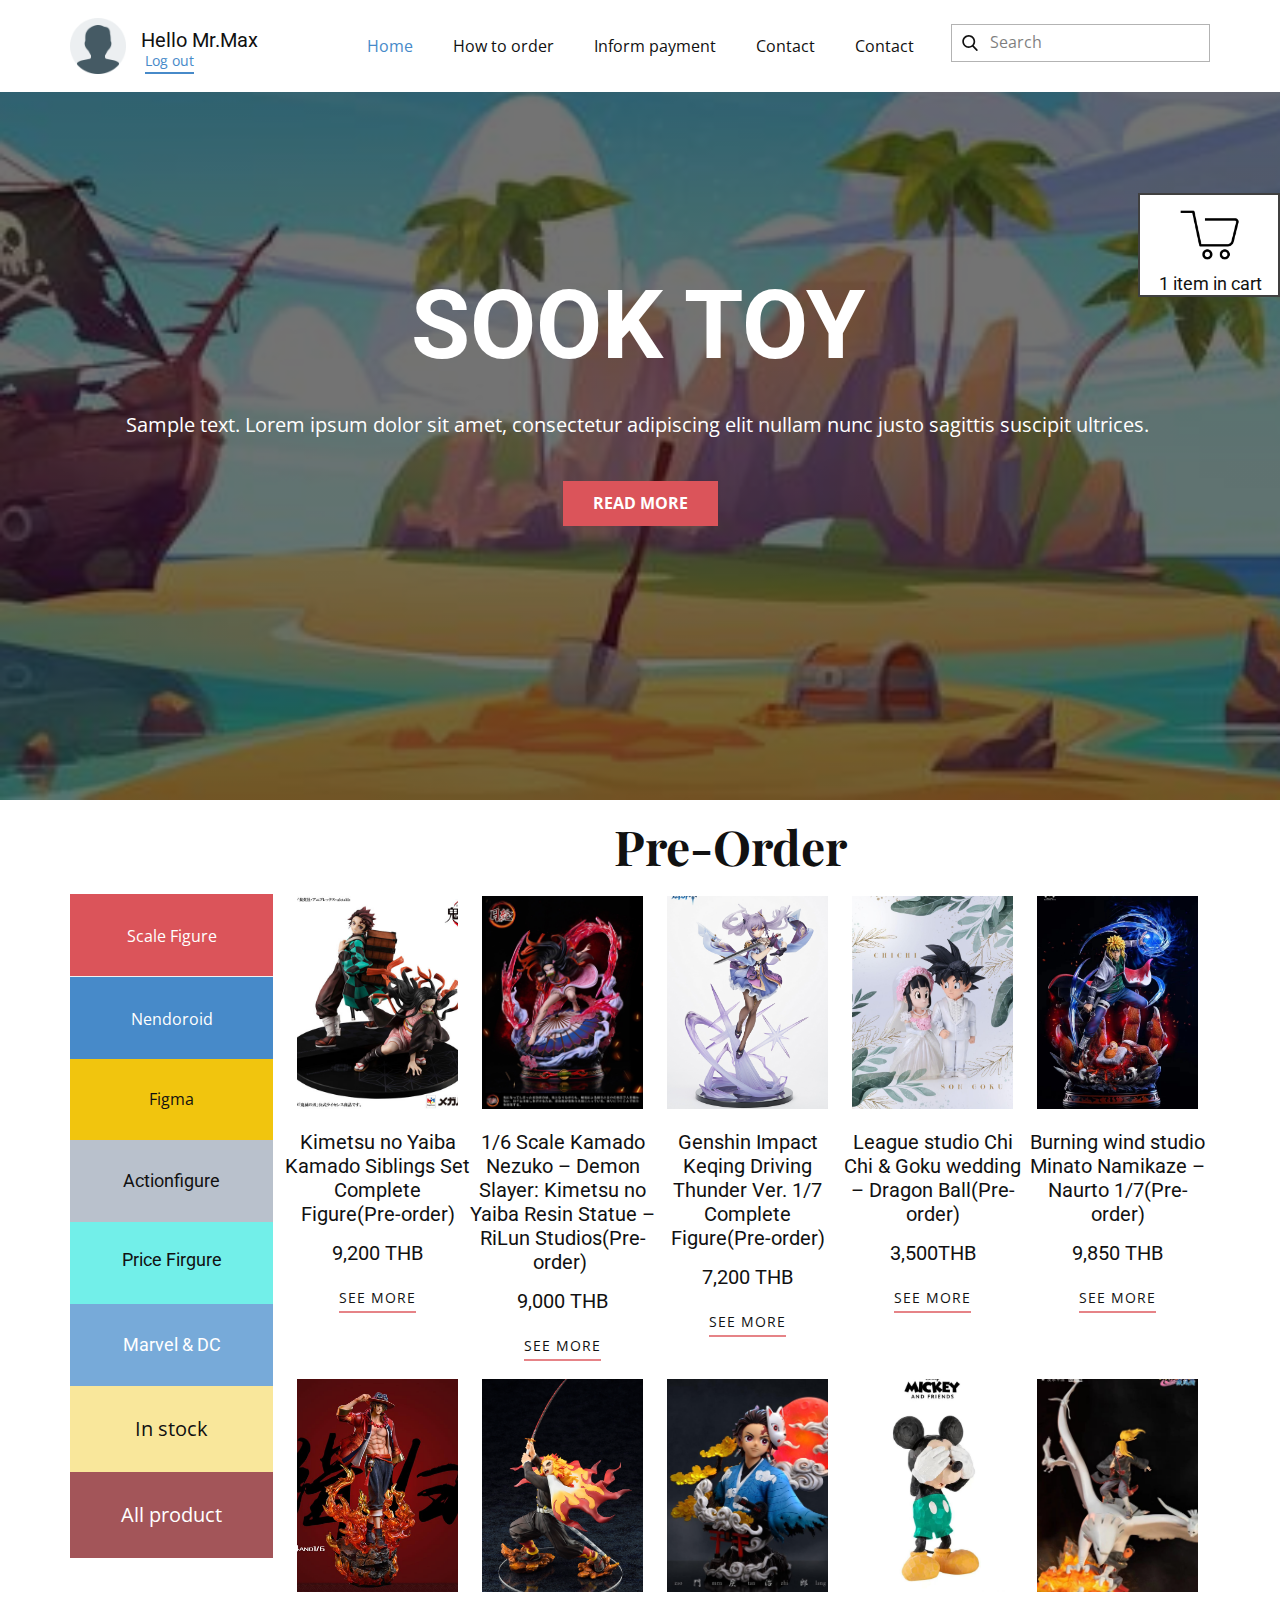
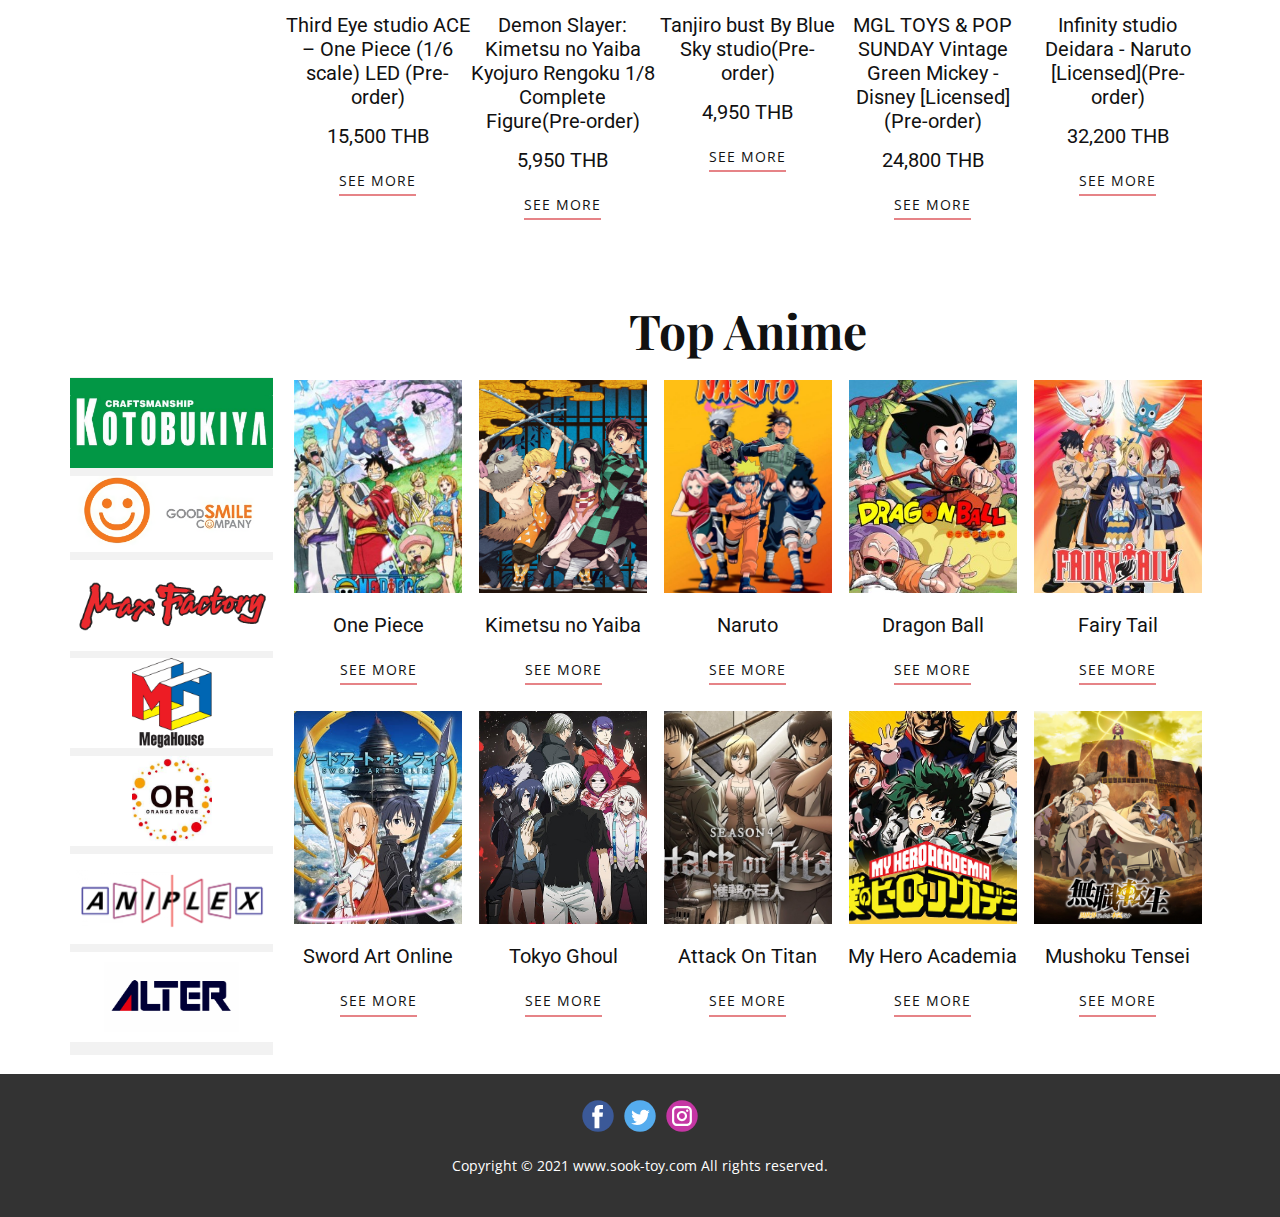
<file: index.html>
<!DOCTYPE html>
<html style="font-size: 16px;">
  <head>
    <meta name="viewport" content="width=device-width, initial-scale=1.0">
    <meta charset="utf-8">
    <meta name="keywords" content="SOOK TOY, Kamado Nazuko">
    <meta name="description" content="">
    <meta name="page_type" content="np-template-header-footer-from-plugin">
    <title>Home</title>
    <link rel="stylesheet" href="nicepage.css" media="screen">
<link rel="stylesheet" href="Home.css" media="screen">
    <script class="u-script" type="text/javascript" src="jquery.js" defer=""></script>
    <script class="u-script" type="text/javascript" src="nicepage.js" defer=""></script>
    <meta name="generator" content="Nicepage 3.28.0, nicepage.com">
    <link id="u-theme-google-font" rel="stylesheet" href="https://fonts.googleapis.com/css?family=Roboto:100,100i,300,300i,400,400i,500,500i,700,700i,900,900i|Open+Sans:300,300i,400,400i,600,600i,700,700i,800,800i">
    <link id="u-page-google-font" rel="stylesheet" href="https://fonts.googleapis.com/css?family=Playfair+Display:400,400i,500,500i,600,600i,700,700i,800,800i,900,900i">
    
    
    
    
    <script type="application/ld+json">{
		"@context": "http://schema.org",
		"@type": "Organization",
		"name": "DES322",
		"logo": "images/user1.png",
		"sameAs": [
				"https://facebook.com/name",
				"https://twitter.com/name",
				"https://instagram.com/name"
		]
}</script>
    <meta name="theme-color" content="#478ac9">
    <meta name="twitter:site" content="@">
    <meta name="twitter:card" content="summary_large_image">
    <meta name="twitter:title" content="Home">
    <meta name="twitter:description" content="DES322">
    <meta property="og:title" content="Home">
    <meta property="og:description" content="">
    <meta property="og:type" content="website">
  </head>
  <body data-home-page="Home.html" data-home-page-title="Home" class="u-body u-overlap"><header class=" u-clearfix u-header u-section-row-container" id="sec-2fc6"><div class="u-section-rows" style="">
        <div class="u-align-left u-clearfix u-section-row u-white u-section-row-1" data-animation-name="" data-animation-duration="0" data-animation-delay="0" data-animation-direction="" id="sec-a9de">
          
          
          
          
          
          <style class="u-sticky-style" data-style-id="b555">.u-sticky-fixed.u-sticky-b555:before, .u-body.u-sticky-fixed .u-sticky-b555:before {
borders: top right bottom left !important
}</style>
          <div class="u-clearfix u-sheet u-valign-middle u-sheet-1">
            <nav class="u-menu u-menu-dropdown u-offcanvas u-menu-1">
              <div class="menu-collapse" style="font-size: 1rem; letter-spacing: 0px;">
                <a class="u-button-style u-custom-active-color u-custom-color u-custom-left-right-menu-spacing u-custom-padding-bottom u-custom-text-color u-custom-top-bottom-menu-spacing u-nav-link u-text-active-palette-1-base u-text-hover-palette-2-base" href="#">
                  <svg><use xmlns:xlink="http://www.w3.org/1999/xlink" xlink:href="#menu-hamburger"></use></svg>
                  <svg version="1.1" xmlns="http://www.w3.org/2000/svg" xmlns:xlink="http://www.w3.org/1999/xlink"><defs><symbol id="menu-hamburger" viewBox="0 0 16 16" style="width: 16px; height: 16px;"><rect y="1" width="16" height="2"></rect><rect y="7" width="16" height="2"></rect><rect y="13" width="16" height="2"></rect>
</symbol>
</defs></svg>
                </a>
              </div>
              <div class="u-custom-menu u-nav-container">
                <ul class="u-nav u-unstyled u-nav-1"><li class="u-nav-item"><a class="u-button-style u-nav-link u-text-active-palette-1-base u-text-body-color u-text-hover-palette-2-base" href="Home.html" style="padding: 10px 20px;">Home</a>
</li><li class="u-nav-item"><a class="u-button-style u-nav-link u-text-active-palette-1-base u-text-body-color u-text-hover-palette-2-base" style="padding: 10px 20px;">How to order</a>
</li><li class="u-nav-item"><a class="u-button-style u-nav-link u-text-active-palette-1-base u-text-body-color u-text-hover-palette-2-base" style="padding: 10px 20px;">Inform payment</a>
</li><li class="u-nav-item"><a class="u-button-style u-nav-link u-text-active-palette-1-base u-text-body-color u-text-hover-palette-2-base" href="Contact.html" style="padding: 10px 20px;">Contact</a>
</li><li class="u-nav-item"><a class="u-button-style u-nav-link u-text-active-palette-1-base u-text-body-color u-text-hover-palette-2-base" style="padding: 10px 20px;">Contact</a>
</li></ul>
              </div>
              <div class="u-custom-menu u-nav-container-collapse">
                <div class="u-black u-container-style u-inner-container-layout u-opacity u-opacity-95 u-sidenav">
                  <div class="u-inner-container-layout u-sidenav-overflow">
                    <div class="u-menu-close"></div>
                    <ul class="u-align-center u-nav u-popupmenu-items u-unstyled u-nav-2"><li class="u-nav-item"><a class="u-button-style u-nav-link" href="Home.html" style="padding: 10px 20px;">Home</a>
</li><li class="u-nav-item"><a class="u-button-style u-nav-link" style="padding: 10px 20px;">How to order</a>
</li><li class="u-nav-item"><a class="u-button-style u-nav-link" style="padding: 10px 20px;">Inform payment</a>
</li><li class="u-nav-item"><a class="u-button-style u-nav-link" href="Contact.html" style="padding: 10px 20px;">Contact</a>
</li><li class="u-nav-item"><a class="u-button-style u-nav-link" style="padding: 10px 20px;">Contact</a>
</li></ul>
                  </div>
                </div>
                <div class="u-black u-menu-overlay u-opacity u-opacity-70"></div>
              </div>
            </nav>
            <form action="#" method="get" class="u-border-1 u-border-grey-30 u-search u-search-left u-white u-search-1">
              <button class="u-search-button" type="submit">
                <span class="u-search-icon u-spacing-10">
                  <svg class="u-svg-link" preserveAspectRatio="xMidYMin slice" viewBox="0 0 56.966 56.966"><use xmlns:xlink="http://www.w3.org/1999/xlink" xlink:href="#svg-dff7"></use></svg>
                  <svg xmlns="http://www.w3.org/2000/svg" xmlns:xlink="http://www.w3.org/1999/xlink" version="1.1" id="svg-dff7" x="0px" y="0px" viewBox="0 0 56.966 56.966" style="enable-background:new 0 0 56.966 56.966;" xml:space="preserve" class="u-svg-content"><path d="M55.146,51.887L41.588,37.786c3.486-4.144,5.396-9.358,5.396-14.786c0-12.682-10.318-23-23-23s-23,10.318-23,23  s10.318,23,23,23c4.761,0,9.298-1.436,13.177-4.162l13.661,14.208c0.571,0.593,1.339,0.92,2.162,0.92  c0.779,0,1.518-0.297,2.079-0.837C56.255,54.982,56.293,53.08,55.146,51.887z M23.984,6c9.374,0,17,7.626,17,17s-7.626,17-17,17  s-17-7.626-17-17S14.61,6,23.984,6z"></path></svg>
                </span>
              </button>
              <input class="u-search-input" type="search" name="search" value="" placeholder="Search">
            </form>
            <a href="https://nicepage.com/html-website-builder" class="u-image u-logo u-image-1" data-image-width="512" data-image-height="512">
              <img src="images/user1.png" class="u-logo-image u-logo-image-1">
            </a>
            <h5 class="u-text u-text-default u-text-1">Hello Mr.Max</h5>
            <a href="https://nicepage.com/css-templates" class="u-active-none u-border-2 u-border-active-palette-2-dark-1 u-border-hover-palette-2-base u-border-palette-1-base u-btn u-button-style u-hover-none u-none u-text-hover-palette-2-base u-text-palette-1-base u-btn-1">Log out</a>
          </div>
        </div>
        <div class="u-section-row u-sticky u-sticky-2984 u-section-row-2" id="sec-efd5">
          
          
          
          
          
          <div class="u-border-2 u-border-grey-75 u-container-style u-group u-shape-rectangle u-white u-group-1" data-href="Cart.html" data-page-id="288608629">
            <div class="u-container-layout">
              <img class="u-align-center u-image u-image-default u-preserve-proportions u-image-2" src="images/shopping-cart.png" alt="" data-image-width="512" data-image-height="512">
              <h6 class="u-text u-text-2">&nbsp; &nbsp;1 item in cart</h6>
            </div>
          </div>
        </div>
      </div></header>
    <section class="u-align-center u-clearfix u-image u-shading u-section-1" src="" data-image-width="626" data-image-height="250" id="sec-6cb6">
      <h1 class="u-text u-text-default u-title u-text-1">SOOK TOY</h1>
      <p class="u-large-text u-text u-text-default u-text-variant u-text-2">Sample text. Lorem ipsum dolor sit amet, consectetur adipiscing elit nullam nunc justo sagittis suscipit ultrices.</p>
      <a href="#" class="u-btn u-button-style u-palette-2-base u-btn-1">Read More</a>
    </section>
    <section class="u-clearfix u-section-2" id="sec-69e3">
      <div class="u-clearfix u-sheet u-sheet-1">
        <h1 class="u-align-center u-custom-font u-font-playfair-display u-text u-text-1">Pre-Order</h1>
        <div class="u-layout-grid u-list u-list-1">
          <div class="u-repeater u-repeater-1">
            <div class="u-container-style u-list-item u-repeater-item u-shape-rectangle u-list-item-1">
              <div class="u-container-layout u-similar-container u-container-layout-1">
                <img alt="" class="u-align-center u-image u-image-default u-image-1" data-image-width="600" data-image-height="600" src="images/a1.jpg">
                <h5 class="u-align-center u-text u-text-2"> Kimetsu no Yaiba Kamado Siblings Set Complete Figure(Pre-order)</h5>
                <h5 class="u-align-center u-text u-text-default u-text-3">9,200 THB</h5>
                <a href="" class="u-active-none u-align-center u-border-2 u-border-hover-palette-2-base u-border-palette-2-light-1 u-btn u-button-style u-hover-none u-none u-text-body-color u-btn-1">see more</a>
              </div>
            </div>
            <div class="u-container-style u-list-item u-repeater-item u-shape-rectangle u-list-item-2">
              <div class="u-container-layout u-similar-container u-container-layout-2">
                <img alt="" class="u-align-center u-image u-image-default u-image-2" data-image-width="1363" data-image-height="1800" src="images/nezuko.jpg">
                <h5 class="u-align-center u-text u-text-4"> 1/6 Scale Kamado Nezuko – Demon Slayer: Kimetsu no Yaiba Resin Statue – RiLun Studios(Pre-order)&nbsp;</h5>
                <h5 class="u-align-center u-text u-text-default u-text-5">9,000 THB</h5>
                <a href="" class="u-active-none u-align-center u-border-2 u-border-hover-palette-2-base u-border-palette-2-light-1 u-btn u-button-style u-hover-none u-none u-text-body-color u-btn-2">see more</a>
              </div>
            </div>
            <div class="u-container-style u-list-item u-repeater-item u-shape-rectangle u-list-item-3">
              <div class="u-container-layout u-similar-container u-container-layout-3">
                <img alt="" class="u-align-center u-image u-image-default u-image-3" data-image-width="1334" data-image-height="2000" src="images/a3.jpg">
                <h5 class="u-align-center u-text u-text-6"> Genshin Impact Keqing Driving Thunder Ver. 1/7 Complete Figure(Pre-order)</h5>
                <h5 class="u-align-center u-text u-text-default u-text-7">7,200 THB</h5>
                <a href="" class="u-active-none u-align-center u-border-2 u-border-hover-palette-2-base u-border-palette-2-light-1 u-btn u-button-style u-hover-none u-none u-text-body-color u-btn-3">see more</a>
              </div>
            </div>
            <div class="u-container-style u-list-item u-repeater-item u-shape-rectangle u-list-item-4">
              <div class="u-container-layout u-similar-container u-container-layout-4">
                <img alt="" class="u-align-center u-image u-image-default u-image-4" data-image-width="1080" data-image-height="1425" src="images/a4.jpg">
                <h5 class="u-align-center u-text u-text-8"> League studio Chi Chi &amp; Goku wedding – Dragon Ball(Pre-order)</h5>
                <h5 class="u-align-center u-text u-text-default u-text-9">3,500THB</h5>
                <a href="" class="u-active-none u-align-center u-border-2 u-border-hover-palette-2-base u-border-palette-2-light-1 u-btn u-button-style u-hover-none u-none u-text-body-color u-btn-4">see more</a>
              </div>
            </div>
            <div class="u-container-style u-list-item u-repeater-item u-shape-rectangle u-list-item-5">
              <div class="u-container-layout u-similar-container u-container-layout-5">
                <img alt="" class="u-align-center u-image u-image-default u-image-5" data-image-width="1080" data-image-height="1622" src="images/a5.jpg">
                <h5 class="u-align-center u-text u-text-10"> Burning wind studio Minato Namikaze – Naurto 1/7(Pre-order)</h5>
                <h5 class="u-align-center u-text u-text-default u-text-11">9,850 THB</h5>
                <a href="" class="u-active-none u-align-center u-border-2 u-border-hover-palette-2-base u-border-palette-2-light-1 u-btn u-button-style u-hover-none u-none u-text-body-color u-btn-5">see more</a>
              </div>
            </div>
            <div class="u-container-style u-list-item u-repeater-item u-shape-rectangle u-list-item-6">
              <div class="u-container-layout u-similar-container u-container-layout-6">
                <img alt="" class="u-align-center u-image u-image-default u-image-6" data-image-width="1440" data-image-height="824" src="images/a6.jpg">
                <h5 class="u-align-center u-text u-text-12"> Third Eye studio ACE – One Piece (1/6 scale) LED&nbsp;(Pre-order)</h5>
                <h5 class="u-align-center u-text u-text-default u-text-13">15,500 THB</h5>
                <a href="" class="u-active-none u-align-center u-border-2 u-border-hover-palette-2-base u-border-palette-2-light-1 u-btn u-button-style u-hover-none u-none u-text-body-color u-btn-6">see more</a>
              </div>
            </div>
            <div class="u-container-style u-list-item u-repeater-item u-shape-rectangle u-list-item-7">
              <div class="u-container-layout u-similar-container u-container-layout-7">
                <img alt="" class="u-align-center u-image u-image-default u-image-7" data-image-width="1000" data-image-height="1500" src="images/1.jpg">
                <h5 class="u-align-center u-text u-text-14"> Demon Slayer: Kimetsu no Yaiba Kyojuro Rengoku 1/8 Complete Figure(Pre-order)</h5>
                <h5 class="u-align-center u-text u-text-default u-text-15">5,950 THB</h5>
                <a href="Product-detail.html" data-page-id="2065302494" class="u-active-none u-align-center u-border-2 u-border-hover-palette-2-base u-border-palette-2-light-1 u-btn u-button-style u-hover-none u-none u-text-body-color u-btn-7">see more</a>
              </div>
            </div>
            <div class="u-container-style u-list-item u-repeater-item u-shape-rectangle u-list-item-8">
              <div class="u-container-layout u-similar-container u-container-layout-8">
                <img alt="" class="u-align-center u-image u-image-default u-image-8" data-image-width="1440" data-image-height="958" src="images/a8.jpg">
                <h5 class="u-align-center u-text u-text-16"> Tanjiro bust By Blue Sky studio(Pre-order)</h5>
                <h5 class="u-align-center u-text u-text-default u-text-17">4,950 THB</h5>
                <a href="" class="u-active-none u-align-center u-border-2 u-border-hover-palette-2-base u-border-palette-2-light-1 u-btn u-button-style u-hover-none u-none u-text-body-color u-btn-8">see more</a>
              </div>
            </div>
            <div class="u-container-style u-list-item u-repeater-item u-shape-rectangle u-list-item-9">
              <div class="u-container-layout u-similar-container u-container-layout-9">
                <img alt="" class="u-align-center u-image u-image-default u-image-9" data-image-width="960" data-image-height="1440" src="images/a9.jpg">
                <h5 class="u-align-center u-text u-text-18"> MGL TOYS &amp; POP SUNDAY Vintage Green Mickey - Disney [Licensed](Pre-order)</h5>
                <h5 class="u-align-center u-text u-text-default u-text-19">24,800 THB</h5>
                <a href="" class="u-active-none u-align-center u-border-2 u-border-hover-palette-2-base u-border-palette-2-light-1 u-btn u-button-style u-hover-none u-none u-text-body-color u-btn-9">see more</a>
              </div>
            </div>
            <div class="u-container-style u-list-item u-repeater-item u-shape-rectangle u-list-item-10">
              <div class="u-container-layout u-similar-container u-container-layout-10">
                <img alt="" class="u-align-center u-image u-image-default u-image-10" data-image-width="684" data-image-height="1024" src="images/10.jpg">
                <h5 class="u-align-center u-text u-text-20"> Infinity studio Deidara - Naruto [Licensed](Pre-order)</h5>
                <h5 class="u-align-center u-text u-text-default u-text-21">32,200 THB</h5>
                <a href="" class="u-active-none u-align-center u-border-2 u-border-hover-palette-2-base u-border-palette-2-light-1 u-btn u-button-style u-hover-none u-none u-text-body-color u-btn-10">see more</a>
              </div>
            </div>
          </div>
        </div>
        <div class="u-container-style u-grey-5 u-group u-group-1">
          <div class="u-container-layout u-valign-top u-container-layout-11">
            <div class="u-container-style u-expanded-width u-group u-palette-2-base u-group-2">
              <div class="u-container-layout">
                <p class="u-align-center u-text u-text-22">Scale Figure</p>
              </div>
            </div>
            <div class="u-container-style u-expanded-width u-group u-palette-1-base u-group-3">
              <div class="u-container-layout u-valign-top">
                <p class="u-align-center u-text u-text-23">Nendoroid</p>
              </div>
            </div>
            <div class="u-container-style u-expanded-width u-group u-palette-3-base u-group-4">
              <div class="u-container-layout u-valign-middle">
                <p class="u-align-center u-text u-text-24">Figma</p>
              </div>
            </div>
            <div class="u-container-style u-expanded-width u-group u-palette-5-base u-group-5">
              <div class="u-container-layout u-valign-top">
                <h6 class="u-align-center u-text u-text-25">Actionfigure</h6>
              </div>
            </div>
            <div class="u-container-style u-expanded-width u-group u-palette-4-light-1 u-group-6">
              <div class="u-container-layout">
                <h6 class="u-align-center u-text u-text-26">Price Firgure</h6>
              </div>
            </div>
            <div class="u-container-style u-expanded-width u-group u-palette-1-light-1 u-group-7">
              <div class="u-container-layout u-valign-middle">
                <h6 class="u-align-center u-text u-text-27">Marvel &amp; DC</h6>
              </div>
            </div>
            <div class="u-container-style u-expanded-width u-group u-palette-3-light-2 u-group-8">
              <div class="u-container-layout">
                <p class="u-align-center u-large-text u-text u-text-variant u-text-28">In stock</p>
              </div>
            </div>
            <div class="u-container-style u-expanded-width u-group u-palette-2-dark-1 u-group-9">
              <div class="u-container-layout">
                <p class="u-align-center u-large-text u-text u-text-variant u-text-29">All product<br>
                </p>
              </div>
            </div>
          </div>
        </div>
      </div>
    </section>
    <section class="u-clearfix u-section-3" id="carousel_d0e1">
      <div class="u-clearfix u-sheet u-sheet-1">
        <h1 class="u-align-center u-custom-font u-font-playfair-display u-text u-text-1">Top Anime</h1>
        <div class="u-layout-grid u-list u-list-1">
          <div class="u-repeater u-repeater-1">
            <div class="u-container-style u-list-item u-repeater-item u-shape-rectangle u-list-item-1">
              <div class="u-container-layout u-similar-container u-container-layout-1">
                <img alt="" class="u-align-center u-image u-image-default u-image-1" data-image-width="234" data-image-height="336" src="images/t1.jpg">
                <h5 class="u-align-center u-text u-text-2">One Piece</h5>
                <a href="" class="u-active-none u-align-center u-border-2 u-border-hover-palette-2-base u-border-palette-2-light-1 u-btn u-button-style u-hover-none u-none u-text-body-color u-btn-1">see more</a>
              </div>
            </div>
            <div class="u-container-style u-list-item u-repeater-item u-shape-rectangle u-list-item-2">
              <div class="u-container-layout u-similar-container u-container-layout-2">
                <img alt="" class="u-align-center u-image u-image-default u-image-2" data-image-width="980" data-image-height="1010" src="images/t2.jpg">
                <h5 class="u-align-center u-text u-text-3"> Kimetsu no Yaiba</h5>
                <a href="" class="u-active-none u-align-center u-border-2 u-border-hover-palette-2-base u-border-palette-2-light-1 u-btn u-button-style u-hover-none u-none u-text-body-color u-btn-2">see more</a>
              </div>
            </div>
            <div class="u-container-style u-list-item u-repeater-item u-shape-rectangle u-list-item-3">
              <div class="u-container-layout u-similar-container u-container-layout-3">
                <img alt="" class="u-align-center u-image u-image-default u-image-3" data-image-width="680" data-image-height="1000" src="images/t3.jpg">
                <h5 class="u-align-center u-text u-text-4">Naruto</h5>
                <a href="" class="u-active-none u-align-center u-border-2 u-border-hover-palette-2-base u-border-palette-2-light-1 u-btn u-button-style u-hover-none u-none u-text-body-color u-btn-3">see more</a>
              </div>
            </div>
            <div class="u-container-style u-list-item u-repeater-item u-shape-rectangle u-list-item-4">
              <div class="u-container-layout u-similar-container u-container-layout-4">
                <img alt="" class="u-align-center u-image u-image-default u-image-4" data-image-width="234" data-image-height="336" src="images/t4.jpg">
                <h5 class="u-align-center u-text u-text-5">Dragon Ball</h5>
                <a href="" class="u-active-none u-align-center u-border-2 u-border-hover-palette-2-base u-border-palette-2-light-1 u-btn u-button-style u-hover-none u-none u-text-body-color u-btn-4">see more</a>
              </div>
            </div>
            <div class="u-container-style u-list-item u-repeater-item u-shape-rectangle u-list-item-5">
              <div class="u-container-layout u-similar-container u-container-layout-5">
                <img alt="" class="u-align-center u-image u-image-default u-image-5" data-image-width="234" data-image-height="336" src="images/t5.jpg">
                <h5 class="u-align-center u-text u-text-6">Fairy Tail</h5>
                <a href="" class="u-active-none u-align-center u-border-2 u-border-hover-palette-2-base u-border-palette-2-light-1 u-btn u-button-style u-hover-none u-none u-text-body-color u-btn-5">see more</a>
              </div>
            </div>
            <div class="u-container-style u-list-item u-repeater-item u-shape-rectangle u-list-item-6">
              <div class="u-container-layout u-similar-container u-container-layout-6">
                <img alt="" class="u-align-center u-image u-image-default u-image-6" data-image-width="321" data-image-height="450" src="images/t6.jpg">
                <h5 class="u-align-center u-text u-text-7">Sword Art Online</h5>
                <a href="" class="u-active-none u-align-center u-border-2 u-border-hover-palette-2-base u-border-palette-2-light-1 u-btn u-button-style u-hover-none u-none u-text-body-color u-btn-6">see more</a>
              </div>
            </div>
            <div class="u-container-style u-list-item u-repeater-item u-shape-rectangle u-list-item-7">
              <div class="u-container-layout u-similar-container u-container-layout-7">
                <img alt="" class="u-align-center u-image u-image-default u-image-7" data-image-width="533" data-image-height="799" src="images/t7.jpg">
                <h5 class="u-align-center u-text u-text-8">Tokyo Ghoul<br>
                </h5>
                <a href="" class="u-active-none u-align-center u-border-2 u-border-hover-palette-2-base u-border-palette-2-light-1 u-btn u-button-style u-hover-none u-none u-text-body-color u-btn-7">see more</a>
              </div>
            </div>
            <div class="u-container-style u-list-item u-repeater-item u-shape-rectangle u-list-item-8">
              <div class="u-container-layout u-similar-container u-container-layout-8">
                <img alt="" class="u-align-center u-image u-image-default u-image-8" data-image-width="750" data-image-height="562" src="images/t8.jpg">
                <h5 class="u-align-center u-text u-text-9">Attack On Titan</h5>
                <a href="" class="u-active-none u-align-center u-border-2 u-border-hover-palette-2-base u-border-palette-2-light-1 u-btn u-button-style u-hover-none u-none u-text-body-color u-btn-8">see more</a>
              </div>
            </div>
            <div class="u-container-style u-list-item u-repeater-item u-shape-rectangle u-list-item-9">
              <div class="u-container-layout u-similar-container u-container-layout-9">
                <img alt="" class="u-align-center u-image u-image-default u-image-9" data-image-width="848" data-image-height="477" src="images/t9.jpg">
                <h5 class="u-align-center u-text u-text-10">My Hero Academia</h5>
                <a href="" class="u-active-none u-align-center u-border-2 u-border-hover-palette-2-base u-border-palette-2-light-1 u-btn u-button-style u-hover-none u-none u-text-body-color u-btn-9">see more</a>
              </div>
            </div>
            <div class="u-container-style u-list-item u-repeater-item u-shape-rectangle u-list-item-10">
              <div class="u-container-layout u-similar-container u-container-layout-10">
                <img alt="" class="u-align-center u-image u-image-default u-image-10" data-image-width="424" data-image-height="600" src="images/t10.jpg">
                <h5 class="u-align-center u-text u-text-11"> Mushoku Tensei</h5>
                <a href="" class="u-active-none u-align-center u-border-2 u-border-hover-palette-2-base u-border-palette-2-light-1 u-btn u-button-style u-hover-none u-none u-text-body-color u-btn-10">see more</a>
              </div>
            </div>
          </div>
        </div>
        <div class="u-container-style u-grey-5 u-group u-group-1">
          <div class="u-container-layout u-container-layout-11">
            <div class="u-align-left u-container-style u-custom-color-1 u-expanded-width u-group u-shape-rectangle u-group-2">
              <div class="u-container-layout u-container-layout-12">
                <div class="u-align-left u-container-style u-expanded-width u-group u-image u-image-11" data-image-width="750" data-image-height="228">
                  <div class="u-container-layout u-container-layout-13"></div>
                </div>
              </div>
            </div>
            <img class="u-expanded-width u-image u-image-default u-image-12" src="images/Good-Smile-Company.png" alt="" data-image-width="736" data-image-height="285">
            <div class="u-align-left u-container-style u-expanded-width u-group u-shape-rectangle u-white u-group-4">
              <div class="u-container-layout u-valign-middle u-container-layout-14">
                <img class="u-expanded-width u-image u-image-default u-image-13" src="images/max-factory.png" alt="" data-image-width="280" data-image-height="108">
              </div>
            </div>
            <div class="u-container-style u-expanded-width u-group u-shape-rectangle u-white u-group-5">
              <div class="u-container-layout u-container-layout-15">
                <img class="u-align-center u-image u-image-default u-preserve-proportions u-image-14" src="images/Megahouse-logo.png" alt="" data-image-width="220" data-image-height="246">
              </div>
            </div>
            <div class="u-container-style u-expanded-width u-group u-shape-rectangle u-white u-group-6">
              <div class="u-container-layout u-container-layout-16">
                <img class="u-align-center u-image u-image-default u-preserve-proportions u-image-15" src="images/Orange-Rouge-logo.jpg" alt="" data-image-width="256" data-image-height="256">
              </div>
            </div>
            <div class="u-container-style u-expanded-width u-group u-shape-rectangle u-white u-group-7">
              <div class="u-container-layout u-valign-middle u-container-layout-17">
                <img class="u-image u-image-default u-image-16" src="images/Aniplex-768x233.png" alt="" data-image-width="768" data-image-height="233">
              </div>
            </div>
            <div class="u-align-left u-container-style u-expanded-width u-group u-shape-rectangle u-white u-group-8">
              <div class="u-container-layout u-container-layout-18">
                <img class="u-align-center u-image u-image-default u-image-17" src="images/Alter-logo.png" alt="" data-image-width="765" data-image-height="402">
              </div>
            </div>
          </div>
        </div>
      </div>
      
      
      
      
      
      
      
      
      
      
      
      
      
      
      
      
      
    </section>
    
    
    <footer class="u-align-center u-clearfix u-footer u-grey-80 u-footer" id="sec-4aa4"><div class="u-clearfix u-sheet u-sheet-1">
        <div class="u-social-icons u-spacing-10 u-social-icons-1">
          <a class="u-social-url" title="facebook" target="_blank" href="https://facebook.com/name"><span class="u-icon u-social-facebook u-social-icon u-icon-1"><svg class="u-svg-link" preserveAspectRatio="xMidYMin slice" viewBox="0 0 112 112" style=""><use xmlns:xlink="http://www.w3.org/1999/xlink" xlink:href="#svg-ac34"></use></svg><svg class="u-svg-content" viewBox="0 0 112 112" x="0" y="0" id="svg-ac34"><circle fill="currentColor" cx="56.1" cy="56.1" r="55"></circle><path fill="#FFFFFF" d="M73.5,31.6h-9.1c-1.4,0-3.6,0.8-3.6,3.9v8.5h12.6L72,58.3H60.8v40.8H43.9V58.3h-8V43.9h8v-9.2
c0-6.7,3.1-17,17-17h12.5v13.9H73.5z"></path></svg></span>
          </a>
          <a class="u-social-url" title="twitter" target="_blank" href="https://twitter.com/name"><span class="u-icon u-social-icon u-social-twitter u-icon-2"><svg class="u-svg-link" preserveAspectRatio="xMidYMin slice" viewBox="0 0 112 112" style=""><use xmlns:xlink="http://www.w3.org/1999/xlink" xlink:href="#svg-f9d4"></use></svg><svg class="u-svg-content" viewBox="0 0 112 112" x="0" y="0" id="svg-f9d4"><circle fill="currentColor" class="st0" cx="56.1" cy="56.1" r="55"></circle><path fill="#FFFFFF" d="M83.8,47.3c0,0.6,0,1.2,0,1.7c0,17.7-13.5,38.2-38.2,38.2C38,87.2,31,85,25,81.2c1,0.1,2.1,0.2,3.2,0.2
c6.3,0,12.1-2.1,16.7-5.7c-5.9-0.1-10.8-4-12.5-9.3c0.8,0.2,1.7,0.2,2.5,0.2c1.2,0,2.4-0.2,3.5-0.5c-6.1-1.2-10.8-6.7-10.8-13.1
c0-0.1,0-0.1,0-0.2c1.8,1,3.9,1.6,6.1,1.7c-3.6-2.4-6-6.5-6-11.2c0-2.5,0.7-4.8,1.8-6.7c6.6,8.1,16.5,13.5,27.6,14
c-0.2-1-0.3-2-0.3-3.1c0-7.4,6-13.4,13.4-13.4c3.9,0,7.3,1.6,9.8,4.2c3.1-0.6,5.9-1.7,8.5-3.3c-1,3.1-3.1,5.8-5.9,7.4
c2.7-0.3,5.3-1,7.7-2.1C88.7,43,86.4,45.4,83.8,47.3z"></path></svg></span>
          </a>
          <a class="u-social-url" title="instagram" target="_blank" href="https://instagram.com/name"><span class="u-icon u-social-icon u-social-instagram u-icon-3"><svg class="u-svg-link" preserveAspectRatio="xMidYMin slice" viewBox="0 0 112 112" style=""><use xmlns:xlink="http://www.w3.org/1999/xlink" xlink:href="#svg-a0a3"></use></svg><svg class="u-svg-content" viewBox="0 0 112 112" x="0" y="0" id="svg-a0a3"><circle fill="currentColor" cx="56.1" cy="56.1" r="55"></circle><path fill="#FFFFFF" d="M55.9,38.2c-9.9,0-17.9,8-17.9,17.9C38,66,46,74,55.9,74c9.9,0,17.9-8,17.9-17.9C73.8,46.2,65.8,38.2,55.9,38.2
z M55.9,66.4c-5.7,0-10.3-4.6-10.3-10.3c-0.1-5.7,4.6-10.3,10.3-10.3c5.7,0,10.3,4.6,10.3,10.3C66.2,61.8,61.6,66.4,55.9,66.4z"></path><path fill="#FFFFFF" d="M74.3,33.5c-2.3,0-4.2,1.9-4.2,4.2s1.9,4.2,4.2,4.2s4.2-1.9,4.2-4.2S76.6,33.5,74.3,33.5z"></path><path fill="#FFFFFF" d="M73.1,21.3H38.6c-9.7,0-17.5,7.9-17.5,17.5v34.5c0,9.7,7.9,17.6,17.5,17.6h34.5c9.7,0,17.5-7.9,17.5-17.5V38.8
C90.6,29.1,82.7,21.3,73.1,21.3z M83,73.3c0,5.5-4.5,9.9-9.9,9.9H38.6c-5.5,0-9.9-4.5-9.9-9.9V38.8c0-5.5,4.5-9.9,9.9-9.9h34.5
c5.5,0,9.9,4.5,9.9,9.9V73.3z"></path></svg></span>
          </a>
        </div>
        <p class="u-align-center u-small-text u-text u-text-variant u-text-1"> Copyright © 2021&nbsp;<a href="https://www.ame-shop.com/" class="u-active-none u-border-none u-btn u-button-link u-button-style u-hover-none u-none u-text-white u-btn-1">www.sook-toy.com</a>&nbsp;All rights reserved.<br>
          <br>
        </p>
      </div></footer>
    <!-- <section class="u-backlink u-clearfix u-grey-80">
      <a class="u-link" href="https://nicepage.com/website-templates" target="_blank">
        <span>Website Templates</span>
      </a>
      <p class="u-text">
        <span>created with</span>
      </p>
      <a class="u-link" href="" target="_blank">
        <span>Website Builder Software</span>
      </a>. 
    </section> -->
  </body>
</html>
</file>
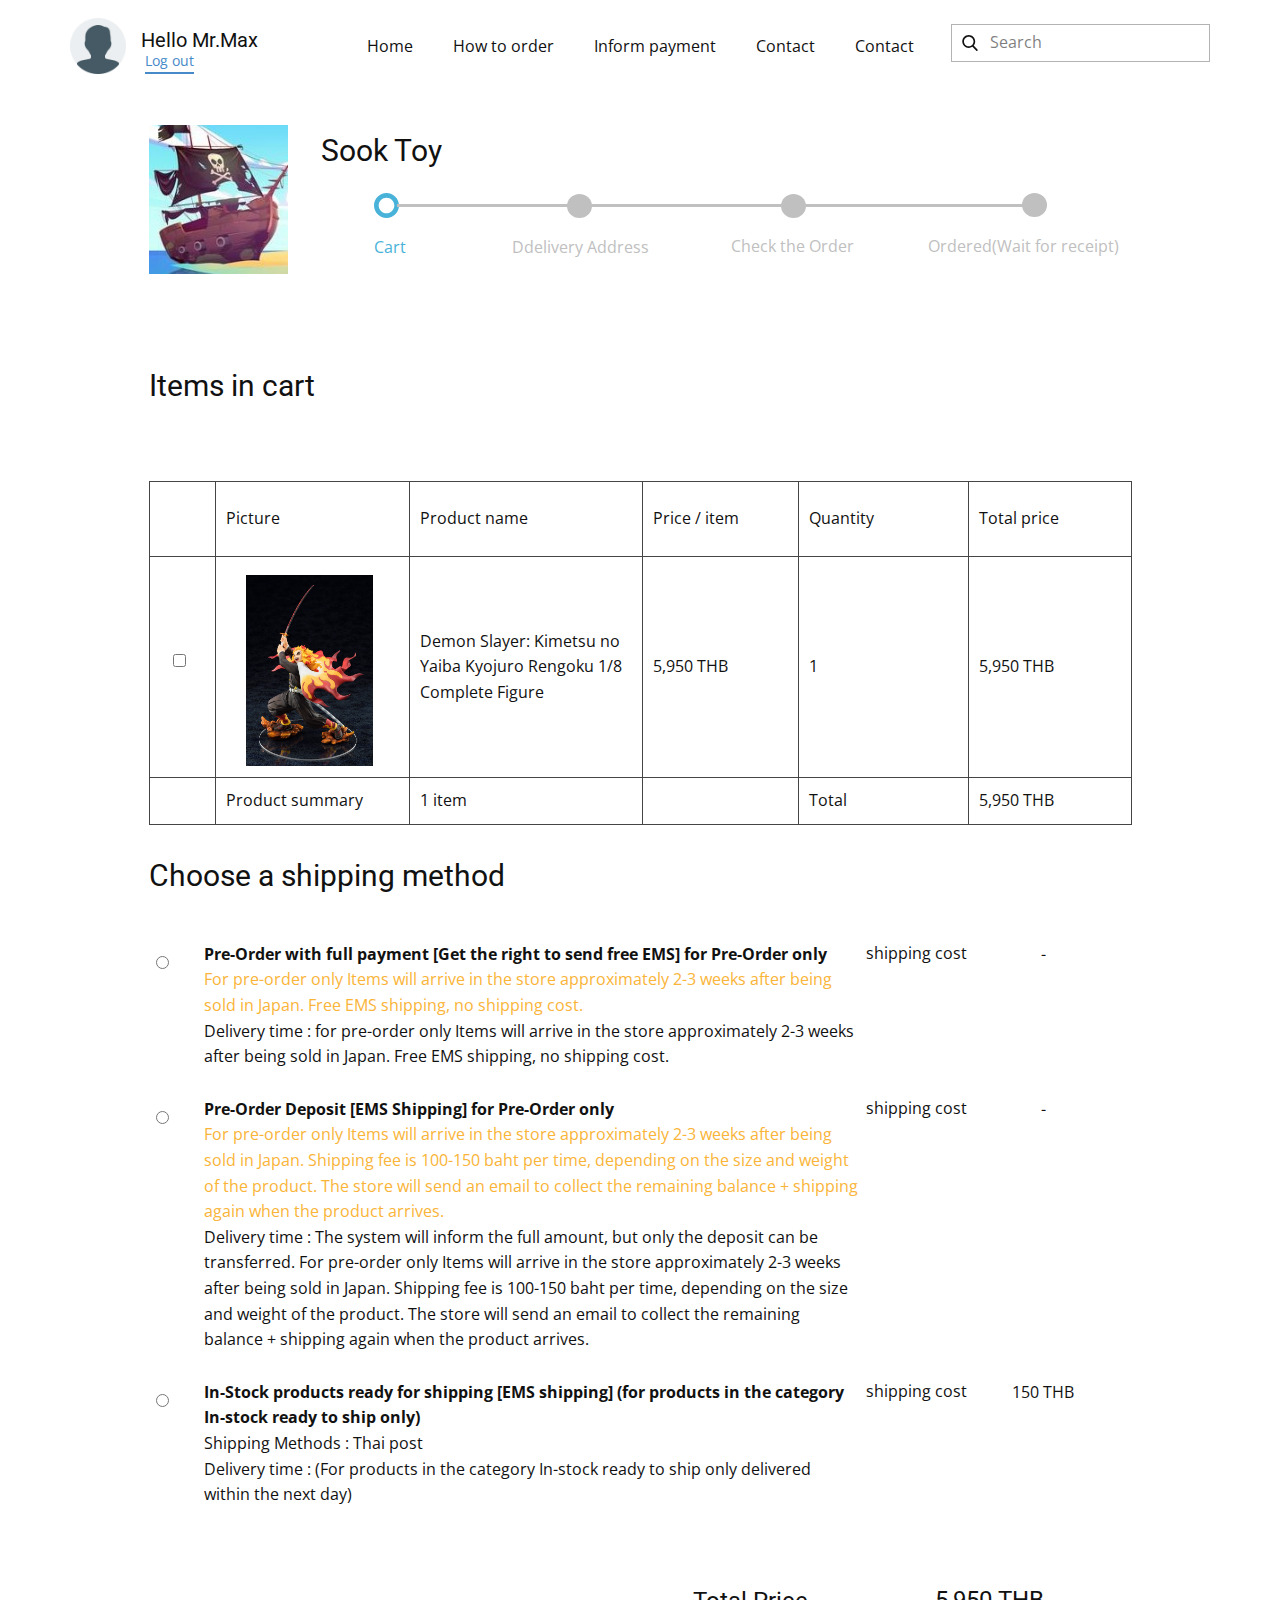
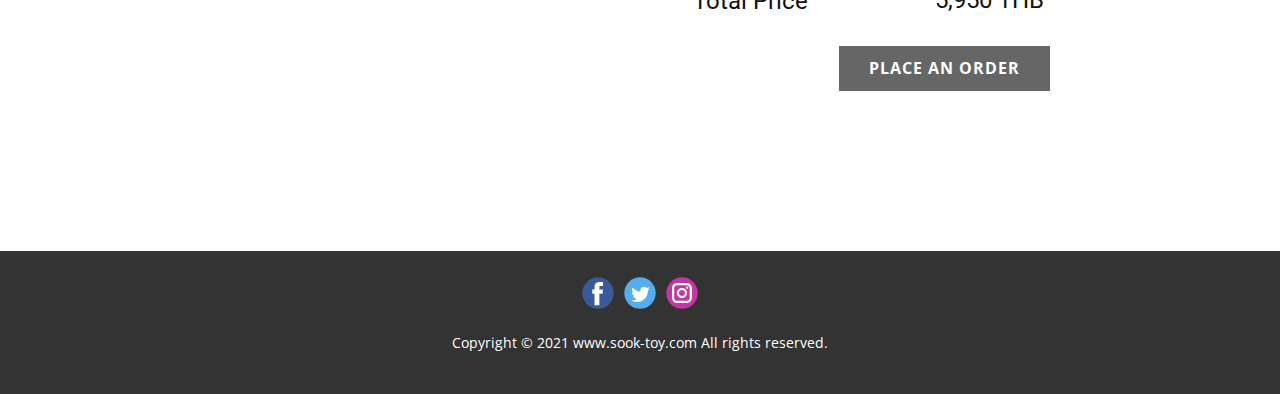
<file: Cart.html>
<!DOCTYPE html>
<html style="font-size: 16px;">
  <head>
    <meta name="viewport" content="width=device-width, initial-scale=1.0">
    <meta charset="utf-8">
    <meta name="keywords" content="">
    <meta name="description" content="">
    <meta name="page_type" content="np-template-header-footer-from-plugin">
    <title>Cart</title>
    <link rel="stylesheet" href="nicepage.css" media="screen">
<link rel="stylesheet" href="Cart.css" media="screen">
    <script class="u-script" type="text/javascript" src="jquery.js" defer=""></script>
    <script class="u-script" type="text/javascript" src="nicepage.js" defer=""></script>
    <meta name="generator" content="Nicepage 3.28.0, nicepage.com">
    <link id="u-theme-google-font" rel="stylesheet" href="https://fonts.googleapis.com/css?family=Roboto:100,100i,300,300i,400,400i,500,500i,700,700i,900,900i|Open+Sans:300,300i,400,400i,600,600i,700,700i,800,800i">
    
    
    <script type="application/ld+json">{
		"@context": "http://schema.org",
		"@type": "Organization",
		"name": "DES322",
		"logo": "images/user1.png",
		"sameAs": [
				"https://facebook.com/name",
				"https://twitter.com/name",
				"https://instagram.com/name"
		]
}</script>
    <meta name="theme-color" content="#478ac9">
    <meta name="twitter:site" content="@">
    <meta name="twitter:card" content="summary_large_image">
    <meta name="twitter:title" content="Cart">
    <meta name="twitter:description" content="DES322">
    <meta property="og:title" content="Cart">
    <meta property="og:description" content="">
    <meta property="og:type" content="website">
  </head>
  <body class="u-body u-overlap"><header class=" u-clearfix u-header u-section-row-container" id="sec-2fc6"><div class="u-section-rows" style="">
        <div class="u-align-left u-clearfix u-section-row u-white u-section-row-1" data-animation-name="" data-animation-duration="0" data-animation-delay="0" data-animation-direction="" id="sec-a9de">
          
          
          
          
          
          <style class="u-sticky-style" data-style-id="b555">.u-sticky-fixed.u-sticky-b555:before, .u-body.u-sticky-fixed .u-sticky-b555:before {
borders: top right bottom left !important
}</style>
          <div class="u-clearfix u-sheet u-valign-middle u-sheet-1">
            <nav class="u-menu u-menu-dropdown u-offcanvas u-menu-1">
              <div class="menu-collapse" style="font-size: 1rem; letter-spacing: 0px;">
                <a class="u-button-style u-custom-active-color u-custom-color u-custom-left-right-menu-spacing u-custom-padding-bottom u-custom-text-color u-custom-top-bottom-menu-spacing u-nav-link u-text-active-palette-1-base u-text-hover-palette-2-base" href="#">
                  <svg><use xmlns:xlink="http://www.w3.org/1999/xlink" xlink:href="#menu-hamburger"></use></svg>
                  <svg version="1.1" xmlns="http://www.w3.org/2000/svg" xmlns:xlink="http://www.w3.org/1999/xlink"><defs><symbol id="menu-hamburger" viewBox="0 0 16 16" style="width: 16px; height: 16px;"><rect y="1" width="16" height="2"></rect><rect y="7" width="16" height="2"></rect><rect y="13" width="16" height="2"></rect>
</symbol>
</defs></svg>
                </a>
              </div>
              <div class="u-custom-menu u-nav-container">
                <ul class="u-nav u-unstyled u-nav-1"><li class="u-nav-item"><a class="u-button-style u-nav-link u-text-active-palette-1-base u-text-body-color u-text-hover-palette-2-base" href="Home.html" style="padding: 10px 20px;">Home</a>
</li><li class="u-nav-item"><a class="u-button-style u-nav-link u-text-active-palette-1-base u-text-body-color u-text-hover-palette-2-base" style="padding: 10px 20px;">How to order</a>
</li><li class="u-nav-item"><a class="u-button-style u-nav-link u-text-active-palette-1-base u-text-body-color u-text-hover-palette-2-base" style="padding: 10px 20px;">Inform payment</a>
</li><li class="u-nav-item"><a class="u-button-style u-nav-link u-text-active-palette-1-base u-text-body-color u-text-hover-palette-2-base" href="Contact.html" style="padding: 10px 20px;">Contact</a>
</li><li class="u-nav-item"><a class="u-button-style u-nav-link u-text-active-palette-1-base u-text-body-color u-text-hover-palette-2-base" style="padding: 10px 20px;">Contact</a>
</li></ul>
              </div>
              <div class="u-custom-menu u-nav-container-collapse">
                <div class="u-black u-container-style u-inner-container-layout u-opacity u-opacity-95 u-sidenav">
                  <div class="u-inner-container-layout u-sidenav-overflow">
                    <div class="u-menu-close"></div>
                    <ul class="u-align-center u-nav u-popupmenu-items u-unstyled u-nav-2"><li class="u-nav-item"><a class="u-button-style u-nav-link" href="Home.html" style="padding: 10px 20px;">Home</a>
</li><li class="u-nav-item"><a class="u-button-style u-nav-link" style="padding: 10px 20px;">How to order</a>
</li><li class="u-nav-item"><a class="u-button-style u-nav-link" style="padding: 10px 20px;">Inform payment</a>
</li><li class="u-nav-item"><a class="u-button-style u-nav-link" href="Contact.html" style="padding: 10px 20px;">Contact</a>
</li><li class="u-nav-item"><a class="u-button-style u-nav-link" style="padding: 10px 20px;">Contact</a>
</li></ul>
                  </div>
                </div>
                <div class="u-black u-menu-overlay u-opacity u-opacity-70"></div>
              </div>
            </nav>
            <form action="#" method="get" class="u-border-1 u-border-grey-30 u-search u-search-left u-white u-search-1">
              <button class="u-search-button" type="submit">
                <span class="u-search-icon u-spacing-10">
                  <svg class="u-svg-link" preserveAspectRatio="xMidYMin slice" viewBox="0 0 56.966 56.966"><use xmlns:xlink="http://www.w3.org/1999/xlink" xlink:href="#svg-dff7"></use></svg>
                  <svg xmlns="http://www.w3.org/2000/svg" xmlns:xlink="http://www.w3.org/1999/xlink" version="1.1" id="svg-dff7" x="0px" y="0px" viewBox="0 0 56.966 56.966" style="enable-background:new 0 0 56.966 56.966;" xml:space="preserve" class="u-svg-content"><path d="M55.146,51.887L41.588,37.786c3.486-4.144,5.396-9.358,5.396-14.786c0-12.682-10.318-23-23-23s-23,10.318-23,23  s10.318,23,23,23c4.761,0,9.298-1.436,13.177-4.162l13.661,14.208c0.571,0.593,1.339,0.92,2.162,0.92  c0.779,0,1.518-0.297,2.079-0.837C56.255,54.982,56.293,53.08,55.146,51.887z M23.984,6c9.374,0,17,7.626,17,17s-7.626,17-17,17  s-17-7.626-17-17S14.61,6,23.984,6z"></path></svg>
                </span>
              </button>
              <input class="u-search-input" type="search" name="search" value="" placeholder="Search">
            </form>
            <a href="https://nicepage.com/html-website-builder" class="u-image u-logo u-image-1" data-image-width="512" data-image-height="512">
              <img src="images/user1.png" class="u-logo-image u-logo-image-1">
            </a>
            <h5 class="u-text u-text-default u-text-1">Hello Mr.Max</h5>
            <a href="https://nicepage.com/css-templates" class="u-active-none u-border-2 u-border-active-palette-2-dark-1 u-border-hover-palette-2-base u-border-palette-1-base u-btn u-button-style u-hover-none u-none u-text-hover-palette-2-base u-text-palette-1-base u-btn-1">Log out</a>
          </div>
        </div>
        <!-- <div class="u-section-row u-sticky u-sticky-2984 u-section-row-2" id="sec-efd5">
          
          
          
          
          
          <div class="u-border-2 u-border-grey-75 u-container-style u-group u-shape-rectangle u-white u-group-1" data-href="Cart.html" data-page-id="288608629">
            <div class="u-container-layout">
              <img class="u-align-center u-image u-image-default u-preserve-proportions u-image-2" src="images/shopping-cart.png" alt="" data-image-width="512" data-image-height="512">
              <h6 class="u-text u-text-2">&nbsp; &nbsp;1 item in cart</h6>
            </div>
          </div>
        </div> -->
      </div></header>
    <section class="u-clearfix u-section-1" id="sec-8b45">
      <div class="u-clearfix u-sheet u-sheet-1">
        <div class="u-container-style u-group u-image u-image-1" data-image-width="155" data-image-height="205">
          <div class="u-container-layout"></div>
        </div>
        <div class="u-container-style u-group u-white u-group-2">
          <div class="u-container-layout">
            <h3 class="u-align-left u-text u-text-default u-text-1">Sook Toy</h3>
          </div>
        </div>
        <div class="u-container-style u-group u-white u-group-3">
          <div class="u-container-layout u-container-layout-3">
            <div class="u-shape u-shape-svg u-text-custom-color-3 u-shape-1">
              <svg class="u-svg-link" preserveAspectRatio="none" viewBox="0 0 160 160" style=""><use xmlns:xlink="http://www.w3.org/1999/xlink" xlink:href="#svg-1565"></use></svg>
              <svg class="u-svg-content" viewBox="0 0 160 160" x="0px" y="0px" id="svg-1565" style="enable-background:new 0 0 160 160;"><path d="M80,30c27.6,0,50,22.4,50,50s-22.4,50-50,50s-50-22.4-50-50S52.4,30,80,30 M80,0C35.8,0,0,35.8,0,80s35.8,80,80,80
	s80-35.8,80-80S124.2,0,80,0L80,0z"></path></svg>
            </div>
            <div class="u-border-3 u-border-grey-25 u-line u-line-horizontal u-line-1"></div>
            <div class="u-grey-25 u-shape u-shape-circle u-shape-2"></div>
            <div class="u-grey-25 u-shape u-shape-circle u-shape-3"></div>
            <div class="u-grey-25 u-shape u-shape-circle u-shape-4"></div>
            <p class="u-text u-text-custom-color-3 u-text-default u-text-2">Cart</p>
            <p class="u-text u-text-default u-text-grey-25 u-text-3">Ddelivery Address</p>
            <p class="u-text u-text-default u-text-grey-25 u-text-4">Check the Order</p>
            <p class="u-text u-text-default u-text-grey-25 u-text-5">Ordered(Wait for receipt)</p>
          </div>
        </div>
        <div class="u-container-style u-group u-white u-group-4">
          <div class="u-container-layout u-valign-middle">
            <h3 class="u-align-left u-text u-text-default u-text-6">Items in cart</h3>
          </div>
        </div>
        <div class="u-table u-table-responsive u-table-1">
          <table class="u-table-entity">
            <colgroup>
              <col width="6.7%">
              <col width="19.8%">
              <col width="23.7%">
              <col width="15.9%">
              <col width="17.3%">
              <col width="16.6%">
            </colgroup>
            <tbody class="u-table-body">
              <tr style="height: 75px;">
                <td class="u-border-1 u-border-grey-dark-1 u-table-cell"></td>
                <td class="u-border-1 u-border-grey-dark-1 u-table-cell">Picture</td>
                <td class="u-border-1 u-border-grey-dark-1 u-table-cell">Product name</td>
                <td class="u-border-1 u-border-grey-dark-1 u-table-cell">Price / item</td>
                <td class="u-border-1 u-border-grey-dark-1 u-table-cell">Quantity</td>
                <td class="u-border-1 u-border-grey-dark-1 u-table-cell">Total price</td>
              </tr>
              <tr style="height: 221px;">
                <td class="u-border-1 u-border-grey-dark-1 u-table-cell"></td>
                <td class="u-border-1 u-border-grey-dark-1 u-table-cell"></td>
                <td class="u-border-1 u-border-grey-dark-1 u-table-cell"> Demon Slayer: Kimetsu no Yaiba Kyojuro Rengoku 1/8 Complete Figure</td>
                <td class="u-border-1 u-border-grey-dark-1 u-table-cell">5,950 THB</td>
                <td class="u-border-1 u-border-grey-dark-1 u-table-cell">1</td>
                <td class="u-border-1 u-border-grey-dark-1 u-table-cell">5,950 THB</td>
              </tr>
              <tr style="height: 31px;">
                <td class="u-border-1 u-border-grey-dark-1 u-table-cell"></td>
                <td class="u-border-1 u-border-grey-dark-1 u-table-cell">Product summary</td>
                <td class="u-border-1 u-border-grey-dark-1 u-table-cell">1 item</td>
                <td class="u-border-1 u-border-grey-dark-1 u-table-cell"></td>
                <td class="u-border-1 u-border-grey-dark-1 u-table-cell">Total</td>
                <td class="u-border-1 u-border-grey-dark-1 u-table-cell">5,950 THB</td>
              </tr>
            </tbody>
          </table>
        </div>
        <img class="u-image u-image-default u-image-2" src="images/1.jpg" alt="" data-image-width="1000" data-image-height="1500">
        <div class="u-shape u-shape-svg u-text-black u-shape-5">
          <input type="checkbox" id="html" name="fav_language" value="HTML">
          <!-- <svg class="u-svg-link" preserveAspectRatio="none" viewBox="0 0 160 160" style=""><use xmlns:xlink="http://www.w3.org/1999/xlink" xlink:href="#svg-81c1"></use></svg> -->
          <svg class="u-svg-content" viewBox="0 0 160 160" x="0px" y="0px" id="svg-81c1" style="enable-background:new 0 0 160 160;"><path d="M80,30c27.6,0,50,22.4,50,50s-22.4,50-50,50s-50-22.4-50-50S52.4,30,80,30 M80,0C35.8,0,0,35.8,0,80s35.8,80,80,80
	s80-35.8,80-80S124.2,0,80,0L80,0z"></path></svg>
        </div>
        <h3 class="u-text u-text-7"> Choose a shipping method</h3>
        <div class="u-list u-list-1">
          <div class="u-repeater u-repeater-1">
            <div class="u-container-style u-list-item u-repeater-item">
              <div class="u-container-layout u-similar-container u-container-layout-5">
                <p class="u-align-center u-text u-text-8">-</p>
                <p class="u-align-left u-text u-text-9"> shipping cost</p>
                <div class="u-shape u-shape-svg u-text-black u-shape-6">
                  <input type="radio" id="html" name="fav_language" value="HTML">
                  <!-- <svg class="u-svg-link" preserveAspectRatio="none" viewBox="0 0 160 160" style=""><use xmlns:xlink="http://www.w3.org/1999/xlink" xlink:href="#svg-679e"></use></svg> -->
                  <svg class="u-svg-content" viewBox="0 0 160 160" x="0px" y="0px" id="svg-679e" style="enable-background:new 0 0 160 160;"><path d="M80,30c27.6,0,50,22.4,50,50s-22.4,50-50,50s-50-22.4-50-50S52.4,30,80,30 M80,0C35.8,0,0,35.8,0,80s35.8,80,80,80
	s80-35.8,80-80S124.2,0,80,0L80,0z"></path></svg>
                </div>
                <p class="u-text u-text-10">
                  <span style="font-weight: 700;">Pre-Order with full payment [Get the right to send free EMS] for Pre-Order only</span>
                  <br>
                  <span class="u-text-custom-color-4">For pre-order only Items will arrive in the store approximately 2-3 weeks after being sold in Japan. Free EMS shipping, no shipping cost.</span>
                  <br>Delivery time : for pre-order only Items will arrive in the store approximately 2-3 weeks after being sold in Japan. Free EMS shipping, no shipping cost.
                </p>
              </div>
            </div>
            <div class="u-container-style u-list-item u-repeater-item">
              <div class="u-container-layout u-similar-container u-container-layout-6">
                <p class="u-align-center u-text u-text-11">-</p>
                <p class="u-align-left u-text u-text-12"> shipping cost</p>
                <div class="u-shape u-shape-svg u-text-black u-shape-7">
                  <input type="radio" id="html" name="fav_language" value="HTML">
                  <!-- <svg class="u-svg-link" preserveAspectRatio="none" viewBox="0 0 160 160" style=""><use xmlns:xlink="http://www.w3.org/1999/xlink" xlink:href="#svg-679e"></use></svg> -->
                  <svg class="u-svg-content" viewBox="0 0 160 160" x="0px" y="0px" id="svg-679e" style="enable-background:new 0 0 160 160;"><path d="M80,30c27.6,0,50,22.4,50,50s-22.4,50-50,50s-50-22.4-50-50S52.4,30,80,30 M80,0C35.8,0,0,35.8,0,80s35.8,80,80,80
	s80-35.8,80-80S124.2,0,80,0L80,0z"></path></svg>
                </div>
                <p class="u-text u-text-13">
                  <span style="font-weight: 700;">Pre-Order Deposit [EMS Shipping] for Pre-Order only</span>
                  <br>
                  <span class="u-text-custom-color-4">For pre-order only Items will arrive in the store approximately 2-3 weeks after being sold in Japan. Shipping fee is 100-150 baht per time, depending on the size and weight of the product. The store will send an email to collect the remaining balance + shipping again when the product arrives.</span>
                  <br>Delivery time : The system will inform the full amount, but only the deposit can be transferred. For pre-order only Items will arrive in the store approximately 2-3 weeks after being sold in Japan. Shipping fee is 100-150 baht per time, depending on the size and weight of the product. The store will send an email to collect the remaining balance + shipping again when the product arrives.
                </p>
              </div>
            </div>
            <div class="u-container-style u-list-item u-repeater-item">
              <div class="u-container-layout u-similar-container u-container-layout-7">
                <p class="u-align-center u-text u-text-14">150 THB</p>
                <p class="u-align-left u-text u-text-15"> shipping cost</p>
                <div class="u-shape u-shape-svg u-text-black u-shape-8">
                  <input type="radio" id="html" name="fav_language" value=150>
                  <!-- <svg class="u-svg-link" preserveAspectRatio="none" viewBox="0 0 160 160" style=""><use xmlns:xlink="http://www.w3.org/1999/xlink" xlink:href="#svg-679e"></use></svg> -->
                  <svg class="u-svg-content" viewBox="0 0 160 160" x="0px" y="0px" id="svg-679e" style="enable-background:new 0 0 160 160;"><path d="M80,30c27.6,0,50,22.4,50,50s-22.4,50-50,50s-50-22.4-50-50S52.4,30,80,30 M80,0C35.8,0,0,35.8,0,80s35.8,80,80,80
	s80-35.8,80-80S124.2,0,80,0L80,0z"></path></svg>
                </div>
                <p class="u-text u-text-16">
                  <span style="font-weight: 700;"> In-Stock products ready for shipping [EMS shipping] (for products in the category In-stock ready to ship only)</span>
                  <br>Shipping Methods : Thai post<br>Delivery time : (For products in the category In-stock ready to ship only delivered within the next day)
                </p>
              </div>
            </div>
          </div>
        </div>
        <div class="u-container-style u-group u-white u-group-5">
          <div class="u-container-layout u-container-layout-8">
            <h4 class="u-align-center u-text u-text-default u-text-17">Total Price</h4>
            <h4 class="u-align-center u-text u-text-18">5,950 THB</h4>
            
            
          </div>
        </div>
        <a href="https://nicepage.com/c/counter-html-templates" class="u-active-grey-80 u-border-none u-btn u-button-style u-grey-60 u-btn-1"> Place an order</a>
      </div>
    </section>
    
    
    <footer class="u-align-center u-clearfix u-footer u-grey-80 u-footer" id="sec-4aa4"><div class="u-clearfix u-sheet u-sheet-1">
        <div class="u-social-icons u-spacing-10 u-social-icons-1">
          <a class="u-social-url" title="facebook" target="_blank" href="https://facebook.com/name"><span class="u-icon u-social-facebook u-social-icon u-icon-1"><svg class="u-svg-link" preserveAspectRatio="xMidYMin slice" viewBox="0 0 112 112" style=""><use xmlns:xlink="http://www.w3.org/1999/xlink" xlink:href="#svg-ac34"></use></svg><svg class="u-svg-content" viewBox="0 0 112 112" x="0" y="0" id="svg-ac34"><circle fill="currentColor" cx="56.1" cy="56.1" r="55"></circle><path fill="#FFFFFF" d="M73.5,31.6h-9.1c-1.4,0-3.6,0.8-3.6,3.9v8.5h12.6L72,58.3H60.8v40.8H43.9V58.3h-8V43.9h8v-9.2
c0-6.7,3.1-17,17-17h12.5v13.9H73.5z"></path></svg></span>
          </a>
          <a class="u-social-url" title="twitter" target="_blank" href="https://twitter.com/name"><span class="u-icon u-social-icon u-social-twitter u-icon-2"><svg class="u-svg-link" preserveAspectRatio="xMidYMin slice" viewBox="0 0 112 112" style=""><use xmlns:xlink="http://www.w3.org/1999/xlink" xlink:href="#svg-f9d4"></use></svg><svg class="u-svg-content" viewBox="0 0 112 112" x="0" y="0" id="svg-f9d4"><circle fill="currentColor" class="st0" cx="56.1" cy="56.1" r="55"></circle><path fill="#FFFFFF" d="M83.8,47.3c0,0.6,0,1.2,0,1.7c0,17.7-13.5,38.2-38.2,38.2C38,87.2,31,85,25,81.2c1,0.1,2.1,0.2,3.2,0.2
c6.3,0,12.1-2.1,16.7-5.7c-5.9-0.1-10.8-4-12.5-9.3c0.8,0.2,1.7,0.2,2.5,0.2c1.2,0,2.4-0.2,3.5-0.5c-6.1-1.2-10.8-6.7-10.8-13.1
c0-0.1,0-0.1,0-0.2c1.8,1,3.9,1.6,6.1,1.7c-3.6-2.4-6-6.5-6-11.2c0-2.5,0.7-4.8,1.8-6.7c6.6,8.1,16.5,13.5,27.6,14
c-0.2-1-0.3-2-0.3-3.1c0-7.4,6-13.4,13.4-13.4c3.9,0,7.3,1.6,9.8,4.2c3.1-0.6,5.9-1.7,8.5-3.3c-1,3.1-3.1,5.8-5.9,7.4
c2.7-0.3,5.3-1,7.7-2.1C88.7,43,86.4,45.4,83.8,47.3z"></path></svg></span>
          </a>
          <a class="u-social-url" title="instagram" target="_blank" href="https://instagram.com/name"><span class="u-icon u-social-icon u-social-instagram u-icon-3"><svg class="u-svg-link" preserveAspectRatio="xMidYMin slice" viewBox="0 0 112 112" style=""><use xmlns:xlink="http://www.w3.org/1999/xlink" xlink:href="#svg-a0a3"></use></svg><svg class="u-svg-content" viewBox="0 0 112 112" x="0" y="0" id="svg-a0a3"><circle fill="currentColor" cx="56.1" cy="56.1" r="55"></circle><path fill="#FFFFFF" d="M55.9,38.2c-9.9,0-17.9,8-17.9,17.9C38,66,46,74,55.9,74c9.9,0,17.9-8,17.9-17.9C73.8,46.2,65.8,38.2,55.9,38.2
z M55.9,66.4c-5.7,0-10.3-4.6-10.3-10.3c-0.1-5.7,4.6-10.3,10.3-10.3c5.7,0,10.3,4.6,10.3,10.3C66.2,61.8,61.6,66.4,55.9,66.4z"></path><path fill="#FFFFFF" d="M74.3,33.5c-2.3,0-4.2,1.9-4.2,4.2s1.9,4.2,4.2,4.2s4.2-1.9,4.2-4.2S76.6,33.5,74.3,33.5z"></path><path fill="#FFFFFF" d="M73.1,21.3H38.6c-9.7,0-17.5,7.9-17.5,17.5v34.5c0,9.7,7.9,17.6,17.5,17.6h34.5c9.7,0,17.5-7.9,17.5-17.5V38.8
C90.6,29.1,82.7,21.3,73.1,21.3z M83,73.3c0,5.5-4.5,9.9-9.9,9.9H38.6c-5.5,0-9.9-4.5-9.9-9.9V38.8c0-5.5,4.5-9.9,9.9-9.9h34.5
c5.5,0,9.9,4.5,9.9,9.9V73.3z"></path></svg></span>
          </a>
        </div>
        <p class="u-align-center u-small-text u-text u-text-variant u-text-1"> Copyright © 2021&nbsp;<a href="https://www.ame-shop.com/" class="u-active-none u-border-none u-btn u-button-link u-button-style u-hover-none u-none u-text-white u-btn-1">www.sook-toy.com</a>&nbsp;All rights reserved.<br>
          <br>
        </p>
      </div></footer>
    <!-- <section class="u-backlink u-clearfix u-grey-80">
      <a class="u-link" href="https://nicepage.com/html-templates" target="_blank">
        <span>HTML Templates</span>
      </a>
      <p class="u-text">
        <span>created with</span>
      </p>
      <a class="u-link" href="" target="_blank">
        <span>Offline Website Builder</span>
      </a>. 
    </section> -->
  </body>
</html>
</file>
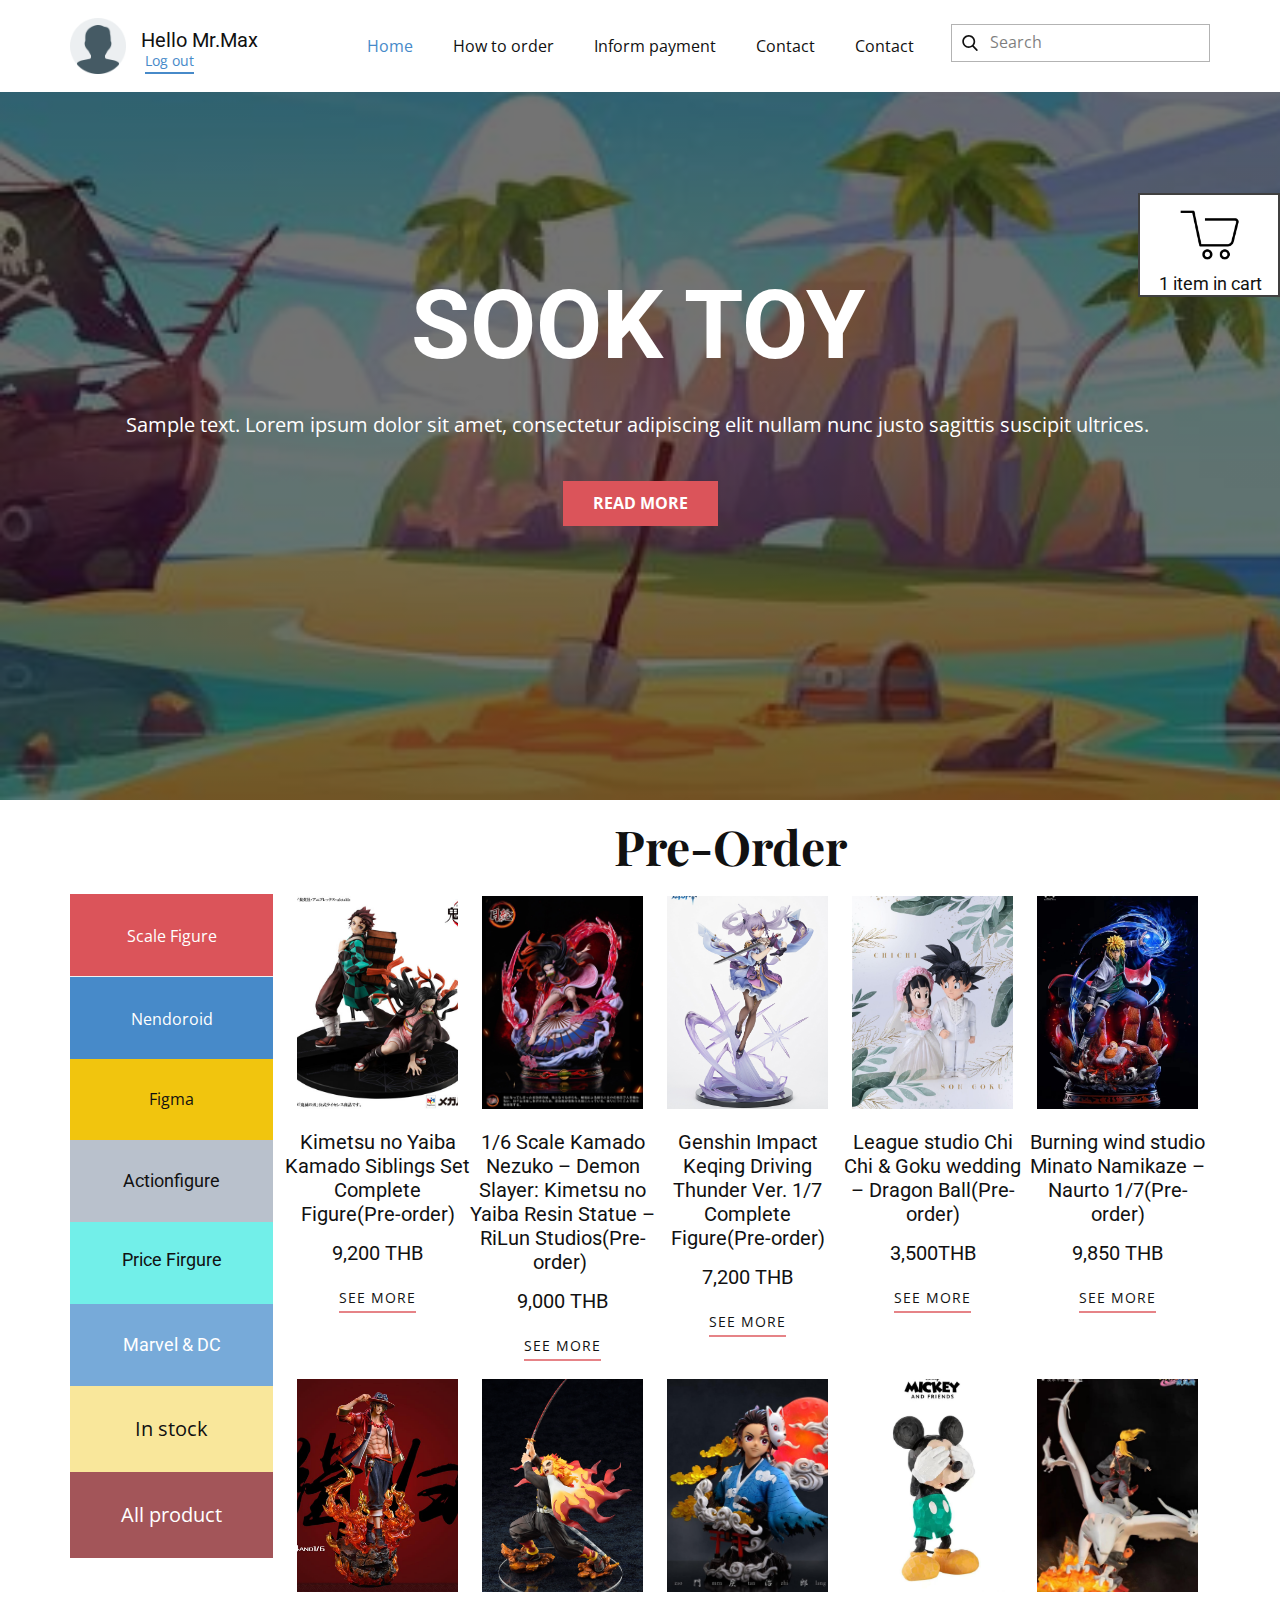
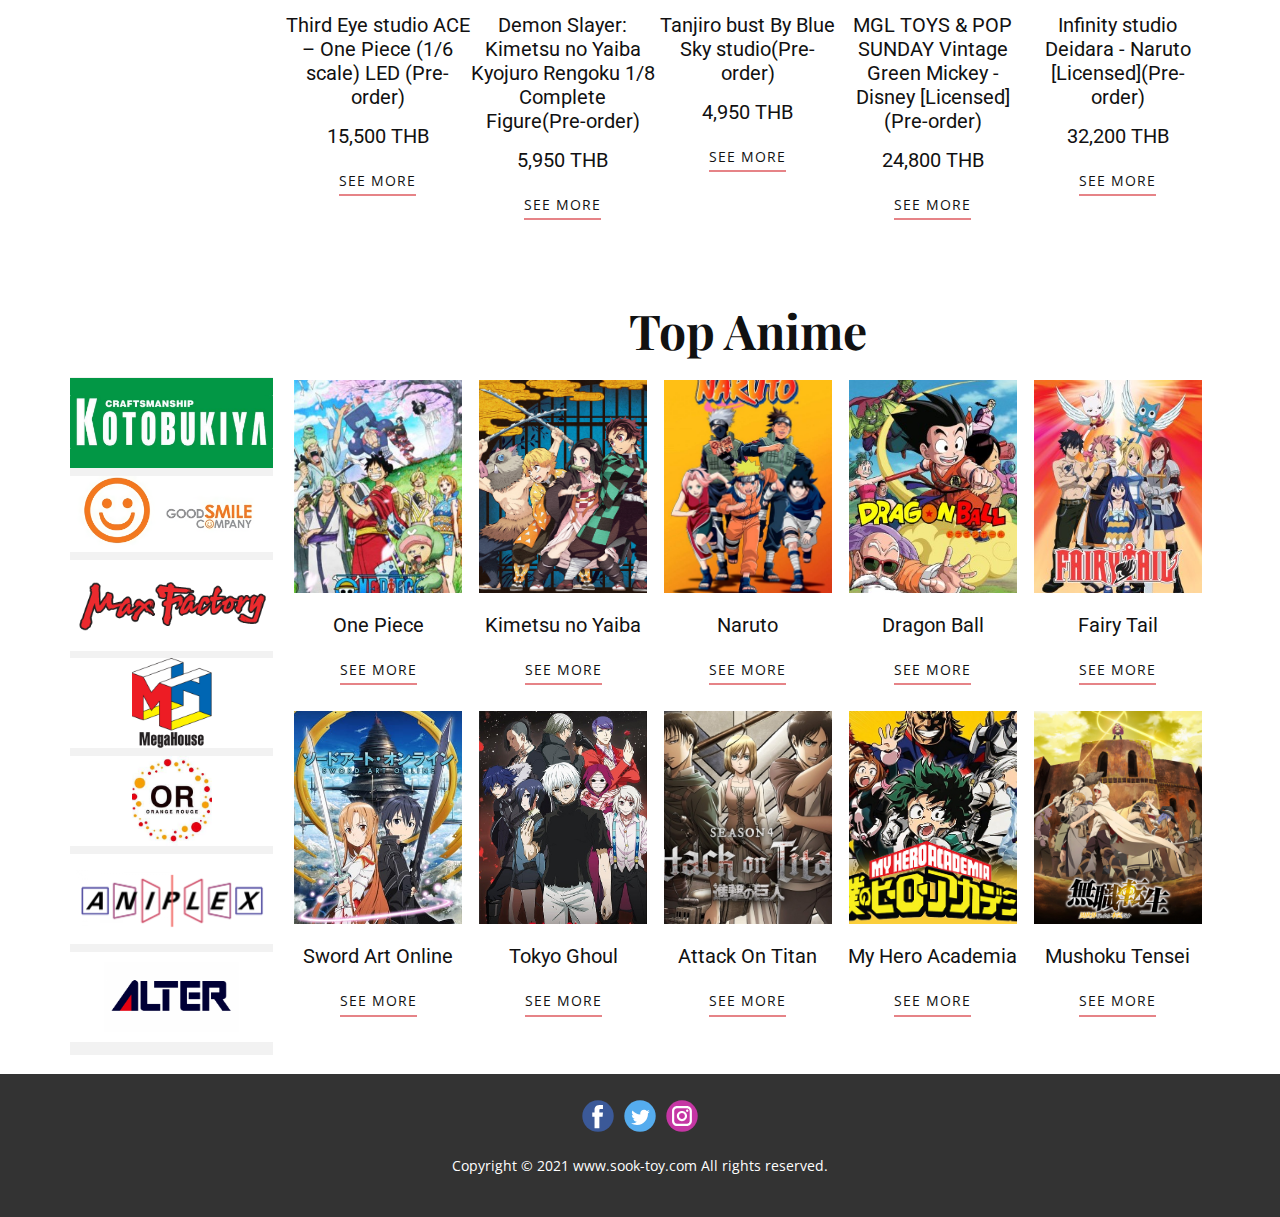
<file: Home.html>
<!DOCTYPE html>
<html style="font-size: 16px;">
  <head>
    <meta name="viewport" content="width=device-width, initial-scale=1.0">
    <meta charset="utf-8">
    <meta name="keywords" content="SOOK TOY, Kamado Nazuko">
    <meta name="description" content="">
    <meta name="page_type" content="np-template-header-footer-from-plugin">
    <title>Home</title>
    <link rel="stylesheet" href="nicepage.css" media="screen">
<link rel="stylesheet" href="Home.css" media="screen">
    <script class="u-script" type="text/javascript" src="jquery.js" defer=""></script>
    <script class="u-script" type="text/javascript" src="nicepage.js" defer=""></script>
    <meta name="generator" content="Nicepage 3.28.0, nicepage.com">
    <link id="u-theme-google-font" rel="stylesheet" href="https://fonts.googleapis.com/css?family=Roboto:100,100i,300,300i,400,400i,500,500i,700,700i,900,900i|Open+Sans:300,300i,400,400i,600,600i,700,700i,800,800i">
    <link id="u-page-google-font" rel="stylesheet" href="https://fonts.googleapis.com/css?family=Playfair+Display:400,400i,500,500i,600,600i,700,700i,800,800i,900,900i">
    
    
    
    
    <script type="application/ld+json">{
		"@context": "http://schema.org",
		"@type": "Organization",
		"name": "DES322",
		"logo": "images/user1.png",
		"sameAs": [
				"https://facebook.com/name",
				"https://twitter.com/name",
				"https://instagram.com/name"
		]
}</script>
    <meta name="theme-color" content="#478ac9">
    <meta name="twitter:site" content="@">
    <meta name="twitter:card" content="summary_large_image">
    <meta name="twitter:title" content="Home">
    <meta name="twitter:description" content="DES322">
    <meta property="og:title" content="Home">
    <meta property="og:description" content="">
    <meta property="og:type" content="website">
  </head>
  <body class="u-body u-overlap"><header class=" u-clearfix u-header u-section-row-container" id="sec-2fc6"><div class="u-section-rows" style="">
        <div class="u-align-left u-clearfix u-section-row u-white u-section-row-1" data-animation-name="" data-animation-duration="0" data-animation-delay="0" data-animation-direction="" id="sec-a9de">
          
          
          
          
          
          <style class="u-sticky-style" data-style-id="b555">.u-sticky-fixed.u-sticky-b555:before, .u-body.u-sticky-fixed .u-sticky-b555:before {
borders: top right bottom left !important
}</style>
          <div class="u-clearfix u-sheet u-valign-middle u-sheet-1">
            <nav class="u-menu u-menu-dropdown u-offcanvas u-menu-1">
              <div class="menu-collapse" style="font-size: 1rem; letter-spacing: 0px;">
                <a class="u-button-style u-custom-active-color u-custom-color u-custom-left-right-menu-spacing u-custom-padding-bottom u-custom-text-color u-custom-top-bottom-menu-spacing u-nav-link u-text-active-palette-1-base u-text-hover-palette-2-base" href="#">
                  <svg><use xmlns:xlink="http://www.w3.org/1999/xlink" xlink:href="#menu-hamburger"></use></svg>
                  <svg version="1.1" xmlns="http://www.w3.org/2000/svg" xmlns:xlink="http://www.w3.org/1999/xlink"><defs><symbol id="menu-hamburger" viewBox="0 0 16 16" style="width: 16px; height: 16px;"><rect y="1" width="16" height="2"></rect><rect y="7" width="16" height="2"></rect><rect y="13" width="16" height="2"></rect>
</symbol>
</defs></svg>
                </a>
              </div>
              <div class="u-custom-menu u-nav-container">
                <ul class="u-nav u-unstyled u-nav-1"><li class="u-nav-item">
                  <a class="u-button-style u-nav-link u-text-active-palette-1-base u-text-body-color u-text-hover-palette-2-base"
                  href="Home.html" style="padding: 10px 20px;">Home</a>
</li><li class="u-nav-item"><a class="u-button-style u-nav-link u-text-active-palette-1-base u-text-body-color u-text-hover-palette-2-base" 
  style="padding: 10px 20px;">How to order</a>
</li><li class="u-nav-item"><a class="u-button-style u-nav-link u-text-active-palette-1-base u-text-body-color u-text-hover-palette-2-base" 
  style="padding: 10px 20px;">Inform payment</a>
</li><li class="u-nav-item"><a class="u-button-style u-nav-link u-text-active-palette-1-base u-text-body-color u-text-hover-palette-2-base" 
  href="Contact.html" style="padding: 10px 20px;">Contact</a>
</li><li class="u-nav-item"><a class="u-button-style u-nav-link u-text-active-palette-1-base u-text-body-color u-text-hover-palette-2-base" 
  style="padding: 10px 20px;">Contact</a>
</li></ul>
              </div>
              <div class="u-custom-menu u-nav-container-collapse">
                <div class="u-black u-container-style u-inner-container-layout u-opacity u-opacity-95 u-sidenav">
                  <div class="u-inner-container-layout u-sidenav-overflow">
                    <div class="u-menu-close"></div>
                    <ul class="u-align-center u-nav u-popupmenu-items u-unstyled u-nav-2"><li class="u-nav-item"><a class="u-button-style u-nav-link" href="Home.html" style="padding: 10px 20px;">Home</a>
</li><li class="u-nav-item"><a class="u-button-style u-nav-link" style="padding: 10px 20px;">How to order</a>
</li><li class="u-nav-item"><a class="u-button-style u-nav-link" style="padding: 10px 20px;">Inform payment</a>
</li><li class="u-nav-item"><a class="u-button-style u-nav-link" href="Contact.html" style="padding: 10px 20px;">Contact</a>
</li><li class="u-nav-item"><a class="u-button-style u-nav-link" style="padding: 10px 20px;">Contact</a>
</li></ul>
                  </div>
                </div>
                <div class="u-black u-menu-overlay u-opacity u-opacity-70"></div>
              </div>
            </nav>
            <form action="#" method="get" class="u-border-1 u-border-grey-30 u-search u-search-left u-white u-search-1">
              <button class="u-search-button" type="submit">
                <span class="u-search-icon u-spacing-10">
                  <svg class="u-svg-link" preserveAspectRatio="xMidYMin slice" viewBox="0 0 56.966 56.966"><use xmlns:xlink="http://www.w3.org/1999/xlink" xlink:href="#svg-dff7"></use></svg>
                  <svg xmlns="http://www.w3.org/2000/svg" xmlns:xlink="http://www.w3.org/1999/xlink" version="1.1" id="svg-dff7" x="0px" y="0px" viewBox="0 0 56.966 56.966" style="enable-background:new 0 0 56.966 56.966;" xml:space="preserve" class="u-svg-content"><path d="M55.146,51.887L41.588,37.786c3.486-4.144,5.396-9.358,5.396-14.786c0-12.682-10.318-23-23-23s-23,10.318-23,23  s10.318,23,23,23c4.761,0,9.298-1.436,13.177-4.162l13.661,14.208c0.571,0.593,1.339,0.92,2.162,0.92  c0.779,0,1.518-0.297,2.079-0.837C56.255,54.982,56.293,53.08,55.146,51.887z M23.984,6c9.374,0,17,7.626,17,17s-7.626,17-17,17  s-17-7.626-17-17S14.61,6,23.984,6z"></path></svg>
                </span>
              </button>
              <input class="u-search-input" type="search" name="search" value="" placeholder="Search">
            </form>
            <a href="https://nicepage.com/html-website-builder" class="u-image u-logo u-image-1" data-image-width="512" data-image-height="512">
              <img src="images/user1.png" class="u-logo-image u-logo-image-1">
            </a>
            <h5 class="u-text u-text-default u-text-1">Hello Mr.Max</h5>
            <a href="https://nicepage.com/css-templates" class="u-active-none u-border-2 u-border-active-palette-2-dark-1 u-border-hover-palette-2-base u-border-palette-1-base u-btn u-button-style u-hover-none u-none u-text-hover-palette-2-base u-text-palette-1-base u-btn-1">Log out</a>
          </div>
        </div>



        <div class="u-section-row u-sticky u-sticky-2984 u-section-row-2" id="sec-efd5">
          <div class="u-border-2 u-border-grey-75 u-container-style u-group u-shape-rectangle u-white u-group-1" 
          data-href="Cart.html" data-page-id="288608629">
            <div class="u-container-layout">
              <img class="u-align-center u-image u-image-default u-preserve-proportions u-image-2" 
              src="images/shopping-cart.png" alt="" data-image-width="512" data-image-height="512">
              <h6 class="u-text u-text-2">&nbsp; &nbsp;1 item in cart</h6>
            </div>
          </div>
        </div>
      </div></header>
    <section class="u-align-center u-clearfix u-image u-shading u-section-1" src="" data-image-width="626" data-image-height="250" id="sec-6cb6">
      <h1 class="u-text u-text-default u-title u-text-1">SOOK TOY</h1>
      <p class="u-large-text u-text u-text-default u-text-variant u-text-2">Sample text. Lorem ipsum dolor sit amet, consectetur adipiscing elit nullam nunc justo sagittis suscipit ultrices.</p>
      <a href="#" class="u-btn u-button-style u-palette-2-base u-btn-1">Read More</a>
    </section>
    <section class="u-clearfix u-section-2" id="sec-69e3">
      <div class="u-clearfix u-sheet u-sheet-1">
        <h1 class="u-align-center u-custom-font u-font-playfair-display u-text u-text-1">Pre-Order</h1>
        <div class="u-layout-grid u-list u-list-1">
          <div class="u-repeater u-repeater-1">
            <div class="u-container-style u-list-item u-repeater-item u-shape-rectangle u-list-item-1">
              <div class="u-container-layout u-similar-container u-container-layout-1">
                <img alt="" class="u-align-center u-image u-image-default u-image-1" data-image-width="600" data-image-height="600" src="images/a1.jpg">
                <h5 class="u-align-center u-text u-text-2"> Kimetsu no Yaiba Kamado Siblings Set Complete Figure(Pre-order)</h5>
                <h5 class="u-align-center u-text u-text-default u-text-3">9,200 THB</h5>
                <a href="" class="u-active-none u-align-center u-border-2 u-border-hover-palette-2-base u-border-palette-2-light-1 u-btn u-button-style u-hover-none u-none u-text-body-color u-btn-1">see more</a>
              </div>
            </div>
            <div class="u-container-style u-list-item u-repeater-item u-shape-rectangle u-list-item-2">
              <div class="u-container-layout u-similar-container u-container-layout-2">
                <img alt="" class="u-align-center u-image u-image-default u-image-2" data-image-width="1363" 
                data-image-height="1800" src="images/nezuko.jpg">
                <h5 class="u-align-center u-text u-text-4"> 1/6 Scale Kamado Nezuko – Demon Slayer: 
                  Kimetsu no Yaiba Resin Statue – RiLun Studios(Pre-order)&nbsp;</h5>
                <h5 class="u-align-center u-text u-text-default u-text-5">9,000 THB</h5>
                <a href="" class="u-active-none u-align-center u-border-2 u-border-hover-palette-2-base 
                u-border-palette-2-light-1 u-btn u-button-style u-hover-none u-none u-text-body-color u-btn-2">see more</a>
              </div>
            </div>
            <div class="u-container-style u-list-item u-repeater-item u-shape-rectangle u-list-item-3">
              <div class="u-container-layout u-similar-container u-container-layout-3">
                <img alt="" class="u-align-center u-image u-image-default u-image-3" data-image-width="1334" data-image-height="2000" src="images/a3.jpg">
                <h5 class="u-align-center u-text u-text-6"> Genshin Impact Keqing Driving Thunder Ver. 1/7 Complete Figure(Pre-order)</h5>
                <h5 class="u-align-center u-text u-text-default u-text-7">7,200 THB</h5>
                <a href="" class="u-active-none u-align-center u-border-2 u-border-hover-palette-2-base u-border-palette-2-light-1 u-btn u-button-style u-hover-none u-none u-text-body-color u-btn-3">see more</a>
              </div>
            </div>
            <div class="u-container-style u-list-item u-repeater-item u-shape-rectangle u-list-item-4">
              <div class="u-container-layout u-similar-container u-container-layout-4">
                <img alt="" class="u-align-center u-image u-image-default u-image-4" data-image-width="1080" data-image-height="1425" src="images/a4.jpg">
                <h5 class="u-align-center u-text u-text-8"> League studio Chi Chi &amp; Goku wedding – Dragon Ball(Pre-order)</h5>
                <h5 class="u-align-center u-text u-text-default u-text-9">3,500THB</h5>
                <a href="" class="u-active-none u-align-center u-border-2 u-border-hover-palette-2-base u-border-palette-2-light-1 u-btn u-button-style u-hover-none u-none u-text-body-color u-btn-4">see more</a>
              </div>
            </div>
            <div class="u-container-style u-list-item u-repeater-item u-shape-rectangle u-list-item-5">
              <div class="u-container-layout u-similar-container u-container-layout-5">
                <img alt="" class="u-align-center u-image u-image-default u-image-5" data-image-width="1080" data-image-height="1622" src="images/a5.jpg">
                <h5 class="u-align-center u-text u-text-10"> Burning wind studio Minato Namikaze – Naurto 1/7(Pre-order)</h5>
                <h5 class="u-align-center u-text u-text-default u-text-11">9,850 THB</h5>
                <a href="" class="u-active-none u-align-center u-border-2 u-border-hover-palette-2-base u-border-palette-2-light-1 u-btn u-button-style u-hover-none u-none u-text-body-color u-btn-5">see more</a>
              </div>
            </div>
            <div class="u-container-style u-list-item u-repeater-item u-shape-rectangle u-list-item-6">
              <div class="u-container-layout u-similar-container u-container-layout-6">
                <img alt="" class="u-align-center u-image u-image-default u-image-6" data-image-width="1440" data-image-height="824" src="images/a6.jpg">
                <h5 class="u-align-center u-text u-text-12"> Third Eye studio ACE – One Piece (1/6 scale) LED&nbsp;(Pre-order)</h5>
                <h5 class="u-align-center u-text u-text-default u-text-13">15,500 THB</h5>
                <a href="" class="u-active-none u-align-center u-border-2 u-border-hover-palette-2-base u-border-palette-2-light-1 u-btn u-button-style u-hover-none u-none u-text-body-color u-btn-6">see more</a>
              </div>
            </div>
            <div class="u-container-style u-list-item u-repeater-item u-shape-rectangle u-list-item-7">
              <div class="u-container-layout u-similar-container u-container-layout-7">
                <img alt="" class="u-align-center u-image u-image-default u-image-7" data-image-width="1000" data-image-height="1500" src="images/1.jpg">
                <h5 class="u-align-center u-text u-text-14"> Demon Slayer: Kimetsu no Yaiba Kyojuro Rengoku 1/8 Complete Figure(Pre-order)</h5>
                <h5 class="u-align-center u-text u-text-default u-text-15">5,950 THB</h5>
                <a href="Product-detail.html" data-page-id="2065302494" class="u-active-none u-align-center u-border-2 u-border-hover-palette-2-base u-border-palette-2-light-1 u-btn u-button-style u-hover-none u-none u-text-body-color u-btn-7">see more</a>
              </div>
            </div>
            <div class="u-container-style u-list-item u-repeater-item u-shape-rectangle u-list-item-8">
              <div class="u-container-layout u-similar-container u-container-layout-8">
                <img alt="" class="u-align-center u-image u-image-default u-image-8" data-image-width="1440" data-image-height="958" src="images/a8.jpg">
                <h5 class="u-align-center u-text u-text-16"> Tanjiro bust By Blue Sky studio(Pre-order)</h5>
                <h5 class="u-align-center u-text u-text-default u-text-17">4,950 THB</h5>
                <a href="" class="u-active-none u-align-center u-border-2 u-border-hover-palette-2-base u-border-palette-2-light-1 u-btn u-button-style u-hover-none u-none u-text-body-color u-btn-8">see more</a>
              </div>
            </div>
            <div class="u-container-style u-list-item u-repeater-item u-shape-rectangle u-list-item-9">
              <div class="u-container-layout u-similar-container u-container-layout-9">
                <img alt="" class="u-align-center u-image u-image-default u-image-9" data-image-width="960" data-image-height="1440" src="images/a9.jpg">
                <h5 class="u-align-center u-text u-text-18"> MGL TOYS &amp; POP SUNDAY Vintage Green Mickey - Disney [Licensed](Pre-order)</h5>
                <h5 class="u-align-center u-text u-text-default u-text-19">24,800 THB</h5>
                <a href="" class="u-active-none u-align-center u-border-2 u-border-hover-palette-2-base u-border-palette-2-light-1 u-btn u-button-style u-hover-none u-none u-text-body-color u-btn-9">see more</a>
              </div>
            </div>
            <div class="u-container-style u-list-item u-repeater-item u-shape-rectangle u-list-item-10">
              <div class="u-container-layout u-similar-container u-container-layout-10">
                <img alt="" class="u-align-center u-image u-image-default u-image-10" data-image-width="684" data-image-height="1024" src="images/10.jpg">
                <h5 class="u-align-center u-text u-text-20"> Infinity studio Deidara - Naruto [Licensed](Pre-order)</h5>
                <h5 class="u-align-center u-text u-text-default u-text-21">32,200 THB</h5>
                <a href="" class="u-active-none u-align-center u-border-2 u-border-hover-palette-2-base u-border-palette-2-light-1 u-btn u-button-style u-hover-none u-none u-text-body-color u-btn-10">see more</a>
              </div>
            </div>
          </div>
        </div>
        <div class="u-container-style u-grey-5 u-group u-group-1">
          <div class="u-container-layout u-valign-top u-container-layout-11">
            <div class="u-container-style u-expanded-width u-group u-palette-2-base u-group-2">
              <div class="u-container-layout">
                <p class="u-align-center u-text u-text-22">Scale Figure</p>
              </div>
            </div>
            <div class="u-container-style u-expanded-width u-group u-palette-1-base u-group-3">
              <div class="u-container-layout u-valign-top">
                <p class="u-align-center u-text u-text-23">Nendoroid</p>
              </div>
            </div>
            <div class="u-container-style u-expanded-width u-group u-palette-3-base u-group-4">
              <div class="u-container-layout u-valign-middle">
                <p class="u-align-center u-text u-text-24">Figma</p>
              </div>
            </div>
            <div class="u-container-style u-expanded-width u-group u-palette-5-base u-group-5">
              <div class="u-container-layout u-valign-top">
                <h6 class="u-align-center u-text u-text-25">Actionfigure</h6>
              </div>
            </div>
            <div class="u-container-style u-expanded-width u-group u-palette-4-light-1 u-group-6">
              <div class="u-container-layout">
                <h6 class="u-align-center u-text u-text-26">Price Firgure</h6>
              </div>
            </div>
            <div class="u-container-style u-expanded-width u-group u-palette-1-light-1 u-group-7">
              <div class="u-container-layout u-valign-middle">
                <h6 class="u-align-center u-text u-text-27">Marvel &amp; DC</h6>
              </div>
            </div>
            <div class="u-container-style u-expanded-width u-group u-palette-3-light-2 u-group-8">
              <div class="u-container-layout">
                <p class="u-align-center u-large-text u-text u-text-variant u-text-28">In stock</p>
              </div>
            </div>
            <div class="u-container-style u-expanded-width u-group u-palette-2-dark-1 u-group-9">
              <div class="u-container-layout">
                <p class="u-align-center u-large-text u-text u-text-variant u-text-29">All product<br>
                </p>
              </div>
            </div>
          </div>
        </div>
      </div>
    </section>
    <section class="u-clearfix u-section-3" id="carousel_d0e1">
      <div class="u-clearfix u-sheet u-sheet-1">
        <h1 class="u-align-center u-custom-font u-font-playfair-display u-text u-text-1">Top Anime</h1>
        <div class="u-layout-grid u-list u-list-1">
          <div class="u-repeater u-repeater-1">
            <div class="u-container-style u-list-item u-repeater-item u-shape-rectangle u-list-item-1">
              <div class="u-container-layout u-similar-container u-container-layout-1">
                <img alt="" class="u-align-center u-image u-image-default u-image-1" data-image-width="234" data-image-height="336" src="images/t1.jpg">
                <h5 class="u-align-center u-text u-text-2">One Piece</h5>
                <a href="" class="u-active-none u-align-center u-border-2 u-border-hover-palette-2-base u-border-palette-2-light-1 u-btn u-button-style u-hover-none u-none u-text-body-color u-btn-1">see more</a>
              </div>
            </div>
            <div class="u-container-style u-list-item u-repeater-item u-shape-rectangle u-list-item-2">
              <div class="u-container-layout u-similar-container u-container-layout-2">
                <img alt="" class="u-align-center u-image u-image-default u-image-2" data-image-width="980" data-image-height="1010" src="images/t2.jpg">
                <h5 class="u-align-center u-text u-text-3"> Kimetsu no Yaiba</h5>
                <a href="" class="u-active-none u-align-center u-border-2 u-border-hover-palette-2-base u-border-palette-2-light-1 u-btn u-button-style u-hover-none u-none u-text-body-color u-btn-2">see more</a>
              </div>
            </div>
            <div class="u-container-style u-list-item u-repeater-item u-shape-rectangle u-list-item-3">
              <div class="u-container-layout u-similar-container u-container-layout-3">
                <img alt="" class="u-align-center u-image u-image-default u-image-3" data-image-width="680" data-image-height="1000" src="images/t3.jpg">
                <h5 class="u-align-center u-text u-text-4">Naruto</h5>
                <a href="" class="u-active-none u-align-center u-border-2 u-border-hover-palette-2-base u-border-palette-2-light-1 u-btn u-button-style u-hover-none u-none u-text-body-color u-btn-3">see more</a>
              </div>
            </div>
            <div class="u-container-style u-list-item u-repeater-item u-shape-rectangle u-list-item-4">
              <div class="u-container-layout u-similar-container u-container-layout-4">
                <img alt="" class="u-align-center u-image u-image-default u-image-4" data-image-width="234" data-image-height="336" src="images/t4.jpg">
                <h5 class="u-align-center u-text u-text-5">Dragon Ball</h5>
                <a href="" class="u-active-none u-align-center u-border-2 u-border-hover-palette-2-base u-border-palette-2-light-1 u-btn u-button-style u-hover-none u-none u-text-body-color u-btn-4">see more</a>
              </div>
            </div>
            <div class="u-container-style u-list-item u-repeater-item u-shape-rectangle u-list-item-5">
              <div class="u-container-layout u-similar-container u-container-layout-5">
                <img alt="" class="u-align-center u-image u-image-default u-image-5" data-image-width="234" data-image-height="336" src="images/t5.jpg">
                <h5 class="u-align-center u-text u-text-6">Fairy Tail</h5>
                <a href="" class="u-active-none u-align-center u-border-2 u-border-hover-palette-2-base u-border-palette-2-light-1 u-btn u-button-style u-hover-none u-none u-text-body-color u-btn-5">see more</a>
              </div>
            </div>
            <div class="u-container-style u-list-item u-repeater-item u-shape-rectangle u-list-item-6">
              <div class="u-container-layout u-similar-container u-container-layout-6">
                <img alt="" class="u-align-center u-image u-image-default u-image-6" data-image-width="321" data-image-height="450" src="images/t6.jpg">
                <h5 class="u-align-center u-text u-text-7">Sword Art Online</h5>
                <a href="" class="u-active-none u-align-center u-border-2 u-border-hover-palette-2-base u-border-palette-2-light-1 u-btn u-button-style u-hover-none u-none u-text-body-color u-btn-6">see more</a>
              </div>
            </div>
            <div class="u-container-style u-list-item u-repeater-item u-shape-rectangle u-list-item-7">
              <div class="u-container-layout u-similar-container u-container-layout-7">
                <img alt="" class="u-align-center u-image u-image-default u-image-7" data-image-width="533" data-image-height="799" src="images/t7.jpg">
                <h5 class="u-align-center u-text u-text-8">Tokyo Ghoul<br>
                </h5>
                <a href="" class="u-active-none u-align-center u-border-2 u-border-hover-palette-2-base u-border-palette-2-light-1 u-btn u-button-style u-hover-none u-none u-text-body-color u-btn-7">see more</a>
              </div>
            </div>
            <div class="u-container-style u-list-item u-repeater-item u-shape-rectangle u-list-item-8">
              <div class="u-container-layout u-similar-container u-container-layout-8">
                <img alt="" class="u-align-center u-image u-image-default u-image-8" data-image-width="750" data-image-height="562" src="images/t8.jpg">
                <h5 class="u-align-center u-text u-text-9">Attack On Titan</h5>
                <a href="" class="u-active-none u-align-center u-border-2 u-border-hover-palette-2-base u-border-palette-2-light-1 u-btn u-button-style u-hover-none u-none u-text-body-color u-btn-8">see more</a>
              </div>
            </div>
            <div class="u-container-style u-list-item u-repeater-item u-shape-rectangle u-list-item-9">
              <div class="u-container-layout u-similar-container u-container-layout-9">
                <img alt="" class="u-align-center u-image u-image-default u-image-9" data-image-width="848" data-image-height="477" src="images/t9.jpg">
                <h5 class="u-align-center u-text u-text-10">My Hero Academia</h5>
                <a href="" class="u-active-none u-align-center u-border-2 u-border-hover-palette-2-base u-border-palette-2-light-1 u-btn u-button-style u-hover-none u-none u-text-body-color u-btn-9">see more</a>
              </div>
            </div>
            <div class="u-container-style u-list-item u-repeater-item u-shape-rectangle u-list-item-10">
              <div class="u-container-layout u-similar-container u-container-layout-10">
                <img alt="" class="u-align-center u-image u-image-default u-image-10" data-image-width="424" data-image-height="600" src="images/t10.jpg">
                <h5 class="u-align-center u-text u-text-11"> Mushoku Tensei</h5>
                <a href="" class="u-active-none u-align-center u-border-2 u-border-hover-palette-2-base u-border-palette-2-light-1 u-btn u-button-style u-hover-none u-none u-text-body-color u-btn-10">see more</a>
              </div>
            </div>
          </div>
        </div>
        <div class="u-container-style u-grey-5 u-group u-group-1">
          <div class="u-container-layout u-container-layout-11">
            <div class="u-align-left u-container-style u-custom-color-1 u-expanded-width u-group u-shape-rectangle u-group-2">
              <div class="u-container-layout u-container-layout-12">
                <div class="u-align-left u-container-style u-expanded-width u-group u-image u-image-11" data-image-width="750" data-image-height="228">
                  <div class="u-container-layout u-container-layout-13"></div>
                </div>
              </div>
            </div>
            <img class="u-expanded-width u-image u-image-default u-image-12" src="images/Good-Smile-Company.png" alt="" data-image-width="736" data-image-height="285">
            <div class="u-align-left u-container-style u-expanded-width u-group u-shape-rectangle u-white u-group-4">
              <div class="u-container-layout u-valign-middle u-container-layout-14">
                <img class="u-expanded-width u-image u-image-default u-image-13" src="images/max-factory.png" alt="" data-image-width="280" data-image-height="108">
              </div>
            </div>
            <div class="u-container-style u-expanded-width u-group u-shape-rectangle u-white u-group-5">
              <div class="u-container-layout u-container-layout-15">
                <img class="u-align-center u-image u-image-default u-preserve-proportions u-image-14" src="images/Megahouse-logo.png" alt="" data-image-width="220" data-image-height="246">
              </div>
            </div>
            <div class="u-container-style u-expanded-width u-group u-shape-rectangle u-white u-group-6">
              <div class="u-container-layout u-container-layout-16">
                <img class="u-align-center u-image u-image-default u-preserve-proportions u-image-15" src="images/Orange-Rouge-logo.jpg" alt="" data-image-width="256" data-image-height="256">
              </div>
            </div>
            <div class="u-container-style u-expanded-width u-group u-shape-rectangle u-white u-group-7">
              <div class="u-container-layout u-valign-middle u-container-layout-17">
                <img class="u-image u-image-default u-image-16" src="images/Aniplex-768x233.png" alt="" data-image-width="768" data-image-height="233">
              </div>
            </div>
            <div class="u-align-left u-container-style u-expanded-width u-group u-shape-rectangle u-white u-group-8">
              <div class="u-container-layout u-container-layout-18">
                <img class="u-align-center u-image u-image-default u-image-17" src="images/Alter-logo.png" alt="" data-image-width="765" data-image-height="402">
              </div>
            </div>
          </div>
        </div>
      </div>
      
      
      
      
      
      
      
      
      
      
      
      
      
      
      
      
      
    </section>
    
    
    <footer class="u-align-center u-clearfix u-footer u-grey-80 u-footer" id="sec-4aa4"><div class="u-clearfix u-sheet u-sheet-1">
        <div class="u-social-icons u-spacing-10 u-social-icons-1">
          <a class="u-social-url" title="facebook" target="_blank" href="https://facebook.com/name"><span class="u-icon u-social-facebook u-social-icon u-icon-1"><svg class="u-svg-link" preserveAspectRatio="xMidYMin slice" viewBox="0 0 112 112" style=""><use xmlns:xlink="http://www.w3.org/1999/xlink" xlink:href="#svg-ac34"></use></svg><svg class="u-svg-content" viewBox="0 0 112 112" x="0" y="0" id="svg-ac34"><circle fill="currentColor" cx="56.1" cy="56.1" r="55"></circle><path fill="#FFFFFF" d="M73.5,31.6h-9.1c-1.4,0-3.6,0.8-3.6,3.9v8.5h12.6L72,58.3H60.8v40.8H43.9V58.3h-8V43.9h8v-9.2
c0-6.7,3.1-17,17-17h12.5v13.9H73.5z"></path></svg></span>
          </a>
          <a class="u-social-url" title="twitter" target="_blank" href="https://twitter.com/name"><span class="u-icon u-social-icon u-social-twitter u-icon-2"><svg class="u-svg-link" preserveAspectRatio="xMidYMin slice" viewBox="0 0 112 112" style=""><use xmlns:xlink="http://www.w3.org/1999/xlink" xlink:href="#svg-f9d4"></use></svg><svg class="u-svg-content" viewBox="0 0 112 112" x="0" y="0" id="svg-f9d4"><circle fill="currentColor" class="st0" cx="56.1" cy="56.1" r="55"></circle><path fill="#FFFFFF" d="M83.8,47.3c0,0.6,0,1.2,0,1.7c0,17.7-13.5,38.2-38.2,38.2C38,87.2,31,85,25,81.2c1,0.1,2.1,0.2,3.2,0.2
c6.3,0,12.1-2.1,16.7-5.7c-5.9-0.1-10.8-4-12.5-9.3c0.8,0.2,1.7,0.2,2.5,0.2c1.2,0,2.4-0.2,3.5-0.5c-6.1-1.2-10.8-6.7-10.8-13.1
c0-0.1,0-0.1,0-0.2c1.8,1,3.9,1.6,6.1,1.7c-3.6-2.4-6-6.5-6-11.2c0-2.5,0.7-4.8,1.8-6.7c6.6,8.1,16.5,13.5,27.6,14
c-0.2-1-0.3-2-0.3-3.1c0-7.4,6-13.4,13.4-13.4c3.9,0,7.3,1.6,9.8,4.2c3.1-0.6,5.9-1.7,8.5-3.3c-1,3.1-3.1,5.8-5.9,7.4
c2.7-0.3,5.3-1,7.7-2.1C88.7,43,86.4,45.4,83.8,47.3z"></path></svg></span>
          </a>
          <a class="u-social-url" title="instagram" target="_blank" href="https://instagram.com/name"><span class="u-icon u-social-icon u-social-instagram u-icon-3"><svg class="u-svg-link" preserveAspectRatio="xMidYMin slice" viewBox="0 0 112 112" style=""><use xmlns:xlink="http://www.w3.org/1999/xlink" xlink:href="#svg-a0a3"></use></svg><svg class="u-svg-content" viewBox="0 0 112 112" x="0" y="0" id="svg-a0a3"><circle fill="currentColor" cx="56.1" cy="56.1" r="55"></circle><path fill="#FFFFFF" d="M55.9,38.2c-9.9,0-17.9,8-17.9,17.9C38,66,46,74,55.9,74c9.9,0,17.9-8,17.9-17.9C73.8,46.2,65.8,38.2,55.9,38.2
z M55.9,66.4c-5.7,0-10.3-4.6-10.3-10.3c-0.1-5.7,4.6-10.3,10.3-10.3c5.7,0,10.3,4.6,10.3,10.3C66.2,61.8,61.6,66.4,55.9,66.4z"></path><path fill="#FFFFFF" d="M74.3,33.5c-2.3,0-4.2,1.9-4.2,4.2s1.9,4.2,4.2,4.2s4.2-1.9,4.2-4.2S76.6,33.5,74.3,33.5z"></path><path fill="#FFFFFF" d="M73.1,21.3H38.6c-9.7,0-17.5,7.9-17.5,17.5v34.5c0,9.7,7.9,17.6,17.5,17.6h34.5c9.7,0,17.5-7.9,17.5-17.5V38.8
C90.6,29.1,82.7,21.3,73.1,21.3z M83,73.3c0,5.5-4.5,9.9-9.9,9.9H38.6c-5.5,0-9.9-4.5-9.9-9.9V38.8c0-5.5,4.5-9.9,9.9-9.9h34.5
c5.5,0,9.9,4.5,9.9,9.9V73.3z"></path></svg></span>
          </a>
        </div>
        <p class="u-align-center u-small-text u-text u-text-variant u-text-1"> Copyright © 2021&nbsp;<a href="https://www.ame-shop.com/" class="u-active-none u-border-none u-btn u-button-link u-button-style u-hover-none u-none u-text-white u-btn-1">www.sook-toy.com</a>&nbsp;All rights reserved.<br>
          <br>
        </p>
      </div></footer>
    <!-- <section class="u-backlink u-clearfix u-grey-80">
      <a class="u-link" href="https://nicepage.com/website-templates" target="_blank">
        <span>Website Templates</span>
      </a>
      <p class="u-text">
        <span>created with</span>
      </p>
      <a class="u-link" href="" target="_blank">
        <span>Website Builder Software</span>
      </a>. 
    </section> -->
  </body>
</html>
</file>
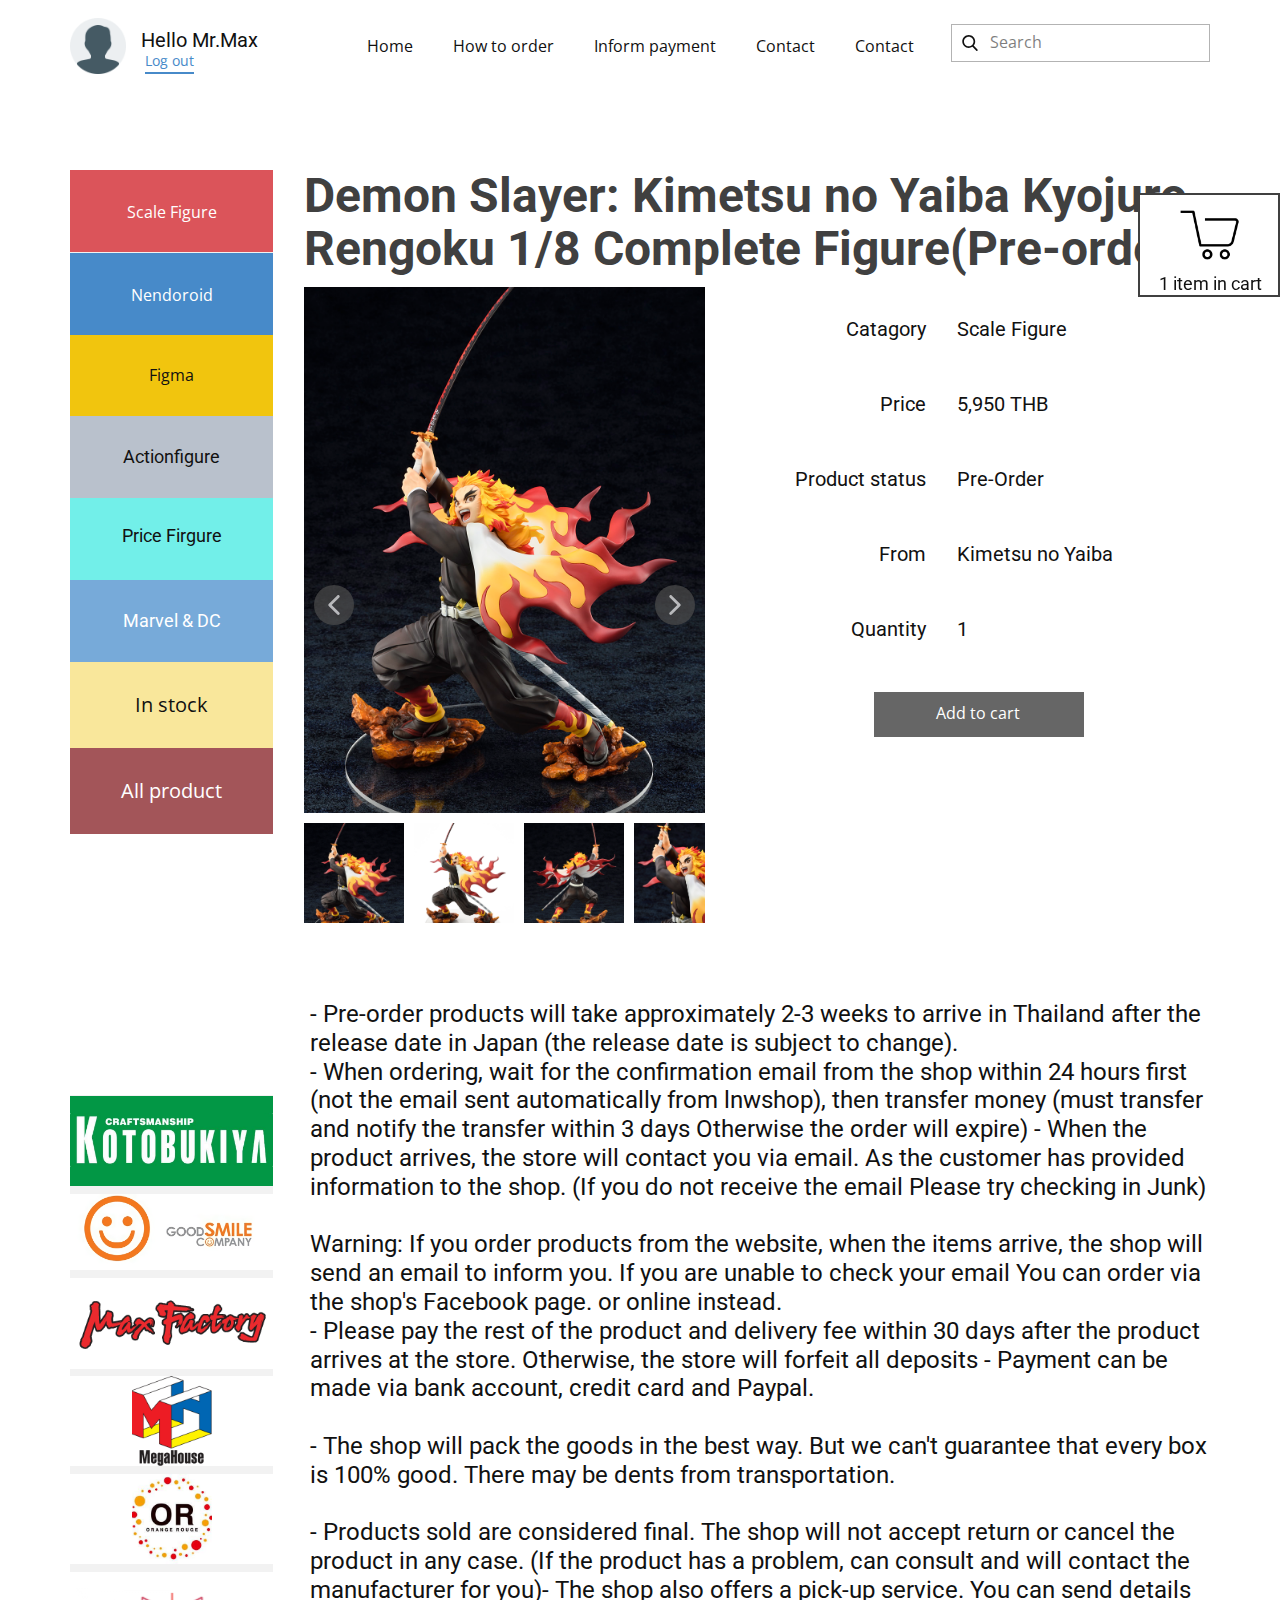
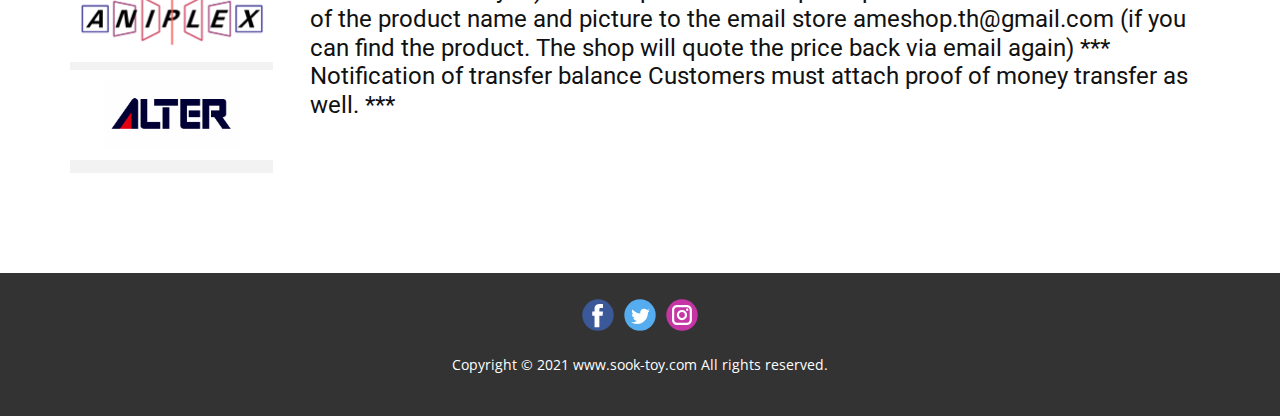
<file: Product-detail.html>
<!DOCTYPE html>
<html style="font-size: 16px;">
  <head>
    <meta name="viewport" content="width=device-width, initial-scale=1.0">
    <meta charset="utf-8">
    <meta name="keywords" content="​Demon Slayer: Kimetsu no Yaiba Kyojuro Rengoku 1/8 Complete Figure(Pre-order)">
    <meta name="description" content="">
    <meta name="page_type" content="np-template-header-footer-from-plugin">
    <title>Product detail</title>
    <link rel="stylesheet" href="nicepage.css" media="screen">
<link rel="stylesheet" href="Product-detail.css" media="screen">
    <script class="u-script" type="text/javascript" src="jquery.js" defer=""></script>
    <script class="u-script" type="text/javascript" src="nicepage.js" defer=""></script>
    <meta name="generator" content="Nicepage 3.28.7, nicepage.com">
    <link id="u-theme-google-font" rel="stylesheet" href="https://fonts.googleapis.com/css?family=Roboto:100,100i,300,300i,400,400i,500,500i,700,700i,900,900i|Open+Sans:300,300i,400,400i,600,600i,700,700i,800,800i">
    
    
    
    <script type="application/ld+json">{
		"@context": "http://schema.org",
		"@type": "Organization",
		"name": "DES322",
		"logo": "images/user1.png",
		"sameAs": [
				"https://facebook.com/name",
				"https://twitter.com/name",
				"https://instagram.com/name"
		]
}</script>
    <meta name="theme-color" content="#478ac9">
    <meta name="twitter:site" content="@">
    <meta name="twitter:card" content="summary_large_image">
    <meta name="twitter:title" content="Product detail">
    <meta name="twitter:description" content="DES322">
    <meta property="og:title" content="Product detail">
    <meta property="og:description" content="">
    <meta property="og:type" content="website">
  </head>
  <body class="u-body u-overlap"><header class=" u-clearfix u-header u-section-row-container" id="sec-2fc6"><div class="u-section-rows" style="">
        <div class="u-align-left u-clearfix u-section-row u-white u-section-row-1" data-animation-name="" data-animation-duration="0" data-animation-delay="0" data-animation-direction="" id="sec-a9de">
          
          
          
          
          
          <style class="u-sticky-style" data-style-id="b555">.u-sticky-fixed.u-sticky-b555:before, .u-body.u-sticky-fixed .u-sticky-b555:before {
borders: top right bottom left !important
}</style>
          <div class="u-clearfix u-sheet u-valign-middle u-sheet-1">
            <nav class="u-menu u-menu-dropdown u-offcanvas u-menu-1">
              <div class="menu-collapse" style="font-size: 1rem; letter-spacing: 0px;">
                <a class="u-button-style u-custom-active-color u-custom-color u-custom-left-right-menu-spacing u-custom-padding-bottom u-custom-text-color u-custom-top-bottom-menu-spacing u-nav-link u-text-active-palette-1-base u-text-hover-palette-2-base" href="#">
                  <svg><use xmlns:xlink="http://www.w3.org/1999/xlink" xlink:href="#menu-hamburger"></use></svg>
                  <svg version="1.1" xmlns="http://www.w3.org/2000/svg" xmlns:xlink="http://www.w3.org/1999/xlink"><defs><symbol id="menu-hamburger" viewBox="0 0 16 16" style="width: 16px; height: 16px;"><rect y="1" width="16" height="2"></rect><rect y="7" width="16" height="2"></rect><rect y="13" width="16" height="2"></rect>
</symbol>
</defs></svg>
                </a>
              </div>
              <div class="u-custom-menu u-nav-container">
                <ul class="u-nav u-unstyled u-nav-1"><li class="u-nav-item"><a class="u-button-style u-nav-link u-text-active-palette-1-base u-text-body-color u-text-hover-palette-2-base" href="Home.html" style="padding: 10px 20px;">Home</a>
</li><li class="u-nav-item"><a class="u-button-style u-nav-link u-text-active-palette-1-base u-text-body-color u-text-hover-palette-2-base" style="padding: 10px 20px;">How to order</a>
</li><li class="u-nav-item"><a class="u-button-style u-nav-link u-text-active-palette-1-base u-text-body-color u-text-hover-palette-2-base" style="padding: 10px 20px;">Inform payment</a>
</li><li class="u-nav-item"><a class="u-button-style u-nav-link u-text-active-palette-1-base u-text-body-color u-text-hover-palette-2-base" href="Contact.html" style="padding: 10px 20px;">Contact</a>
</li><li class="u-nav-item"><a class="u-button-style u-nav-link u-text-active-palette-1-base u-text-body-color u-text-hover-palette-2-base" style="padding: 10px 20px;">Contact</a>
</li></ul>
              </div>
              <div class="u-custom-menu u-nav-container-collapse">
                <div class="u-black u-container-style u-inner-container-layout u-opacity u-opacity-95 u-sidenav">
                  <div class="u-inner-container-layout u-sidenav-overflow">
                    <div class="u-menu-close"></div>
                    <ul class="u-align-center u-nav u-popupmenu-items u-unstyled u-nav-2"><li class="u-nav-item"><a class="u-button-style u-nav-link" href="Home.html" style="padding: 10px 20px;">Home</a>
</li><li class="u-nav-item"><a class="u-button-style u-nav-link" style="padding: 10px 20px;">How to order</a>
</li><li class="u-nav-item"><a class="u-button-style u-nav-link" style="padding: 10px 20px;">Inform payment</a>
</li><li class="u-nav-item"><a class="u-button-style u-nav-link" href="Contact.html" style="padding: 10px 20px;">Contact</a>
</li><li class="u-nav-item"><a class="u-button-style u-nav-link" style="padding: 10px 20px;">Contact</a>
</li></ul>
                  </div>
                </div>
                <div class="u-black u-menu-overlay u-opacity u-opacity-70"></div>
              </div>
            </nav>
            <form action="#" method="get" class="u-border-1 u-border-grey-30 u-search u-search-left u-white u-search-1">
              <button class="u-search-button" type="submit">
                <span class="u-search-icon u-spacing-10">
                  <svg class="u-svg-link" preserveAspectRatio="xMidYMin slice" viewBox="0 0 56.966 56.966"><use xmlns:xlink="http://www.w3.org/1999/xlink" xlink:href="#svg-dff7"></use></svg>
                  <svg xmlns="http://www.w3.org/2000/svg" xmlns:xlink="http://www.w3.org/1999/xlink" version="1.1" id="svg-dff7" x="0px" y="0px" viewBox="0 0 56.966 56.966" style="enable-background:new 0 0 56.966 56.966;" xml:space="preserve" class="u-svg-content"><path d="M55.146,51.887L41.588,37.786c3.486-4.144,5.396-9.358,5.396-14.786c0-12.682-10.318-23-23-23s-23,10.318-23,23  s10.318,23,23,23c4.761,0,9.298-1.436,13.177-4.162l13.661,14.208c0.571,0.593,1.339,0.92,2.162,0.92  c0.779,0,1.518-0.297,2.079-0.837C56.255,54.982,56.293,53.08,55.146,51.887z M23.984,6c9.374,0,17,7.626,17,17s-7.626,17-17,17  s-17-7.626-17-17S14.61,6,23.984,6z"></path></svg>
                </span>
              </button>
              <input class="u-search-input" type="search" name="search" value="" placeholder="Search">
            </form>
            <a href="https://nicepage.com/html-website-builder" class="u-image u-logo u-image-1" data-image-width="512" data-image-height="512">
              <img src="images/user1.png" class="u-logo-image u-logo-image-1">
            </a>
            <h5 class="u-text u-text-default u-text-1">Hello Mr.Max</h5>
            <a href="https://nicepage.com/css-templates" class="u-active-none u-border-2 u-border-active-palette-2-dark-1 u-border-hover-palette-2-base u-border-palette-1-base u-btn u-button-style u-hover-none u-none u-text-hover-palette-2-base u-text-palette-1-base u-btn-1">Log out</a>
          </div>
        </div>
        <div class="u-section-row u-sticky u-sticky-2984 u-section-row-2" id="sec-efd5">
          
          
          
          
          
          <div class="u-border-2 u-border-grey-75 u-container-style u-group u-shape-rectangle u-white u-group-1" data-href="Cart.html" data-page-id="288608629">
            <div class="u-container-layout">
              <img class="u-align-center u-image u-image-default u-preserve-proportions u-image-2" src="images/shopping-cart.png" alt="" data-image-width="512" data-image-height="512">
              <h6 class="u-text u-text-2">&nbsp; &nbsp;1 item in cart</h6>
            </div>
          </div>
        </div>
      </div></header>
    <section class="u-clearfix u-section-1" id="sec-09a4">
      <div class="u-clearfix u-sheet u-sheet-1">
        <h1 class="u-text u-text-grey-75 u-text-1"> Demon Slayer: Kimetsu no Yaiba Kyojuro Rengoku 1/8 Complete Figure(Pre-order)</h1>
        <div class="u-clearfix u-layout-wrap u-layout-wrap-1">
          <div class="u-layout">
            <div class="u-layout-row">
              <div class="u-container-style u-layout-cell u-size-30 u-layout-cell-1">
                <div class="u-container-layout u-container-layout-1">
                  <div class="u-carousel u-expanded-width-xs u-gallery u-layout-thumbnails u-lightbox u-no-transition u-show-text-always u-gallery-1" id="carousel-e131" data-interval="5000" data-u-ride="carousel">
                    <div class="u-carousel-inner u-gallery-inner" role="listbox">
                      <div class="u-active u-carousel-item u-gallery-item u-carousel-item-1">
                        <div class="u-back-slide" data-image-width="1000" data-image-height="1500">
                          <img class="u-back-image u-expanded" src="images/1.jpg">
                        </div>
                        <div class="u-over-slide u-over-slide-1">
                          <h3 class="u-gallery-heading">Sample Title</h3>
                          <p class="u-gallery-text">Sample Text</p>
                        </div>
                      </div>
                      <div class="u-carousel-item u-gallery-item u-carousel-item-2">
                        <div class="u-back-slide" data-image-width="999" data-image-height="1500">
                          <img class="u-back-image u-expanded" src="images/2.jpg">
                        </div>
                        <div class="u-over-slide u-over-slide-2">
                          <h3 class="u-gallery-heading">Sample Title</h3>
                          <p class="u-gallery-text">Sample Text</p>
                        </div>
                      </div>
                      <div class="u-carousel-item u-gallery-item u-carousel-item-3" data-image-width="2836" data-image-height="1875">
                        <div class="u-back-slide" data-image-width="1000" data-image-height="1500">
                          <img class="u-back-image u-expanded" src="images/3.jpg">
                        </div>
                        <div class="u-over-slide u-over-slide-3">
                          <h3 class="u-gallery-heading">Sample Title</h3>
                          <p class="u-gallery-text">Sample Text</p>
                        </div>
                      </div>
                      <div class="u-carousel-item u-gallery-item u-carousel-item-4" data-image-width="999" data-image-height="1500">
                        <div class="u-back-slide">
                          <img class="u-back-image u-expanded" src="images/4.jpg">
                        </div>
                        <div class="u-over-slide u-over-slide-4">
                          <h3 class="u-gallery-heading"></h3>
                          <p class="u-gallery-text"></p>
                        </div>
                        <style data-mode="XL"></style>
                        <style data-mode="LG"></style>
                        <style data-mode="MD"></style>
                        <style data-mode="SM"></style>
                        <style data-mode="XS"></style>
                      </div>
                      <div class="u-carousel-item u-gallery-item u-carousel-item-5" data-image-width="1136" data-image-height="1500">
                        <div class="u-back-slide">
                          <img class="u-back-image u-expanded" src="images/5.jpg">
                        </div>
                        <div class="u-over-slide u-over-slide-5">
                          <h3 class="u-gallery-heading"></h3>
                          <p class="u-gallery-text"></p>
                        </div>
                        <style data-mode="XL"></style>
                        <style data-mode="LG"></style>
                        <style data-mode="MD"></style>
                        <style data-mode="SM"></style>
                        <style data-mode="XS"></style>
                      </div>
                    </div>
                    <a class="u-absolute-vcenter u-carousel-control u-carousel-control-prev u-grey-70 u-icon-circle u-opacity u-opacity-70 u-spacing-10 u-text-white u-carousel-control-1" href="#carousel-e131" role="button" data-u-slide="prev">
                      <span aria-hidden="true">
                        <svg viewBox="0 0 451.847 451.847"><path d="M97.141,225.92c0-8.095,3.091-16.192,9.259-22.366L300.689,9.27c12.359-12.359,32.397-12.359,44.751,0
c12.354,12.354,12.354,32.388,0,44.748L173.525,225.92l171.903,171.909c12.354,12.354,12.354,32.391,0,44.744
c-12.354,12.365-32.386,12.365-44.745,0l-194.29-194.281C100.226,242.115,97.141,234.018,97.141,225.92z"></path></svg>
                      </span>
                      <span class="sr-only">
                        <svg viewBox="0 0 451.847 451.847"><path d="M97.141,225.92c0-8.095,3.091-16.192,9.259-22.366L300.689,9.27c12.359-12.359,32.397-12.359,44.751,0
c12.354,12.354,12.354,32.388,0,44.748L173.525,225.92l171.903,171.909c12.354,12.354,12.354,32.391,0,44.744
c-12.354,12.365-32.386,12.365-44.745,0l-194.29-194.281C100.226,242.115,97.141,234.018,97.141,225.92z"></path></svg>
                      </span>
                    </a>
                    <a class="u-absolute-vcenter u-carousel-control u-carousel-control-next u-grey-70 u-icon-circle u-opacity u-opacity-70 u-spacing-10 u-text-white u-carousel-control-2" href="#carousel-e131" role="button" data-u-slide="next">
                      <span aria-hidden="true">
                        <svg viewBox="0 0 451.846 451.847"><path d="M345.441,248.292L151.154,442.573c-12.359,12.365-32.397,12.365-44.75,0c-12.354-12.354-12.354-32.391,0-44.744
L278.318,225.92L106.409,54.017c-12.354-12.359-12.354-32.394,0-44.748c12.354-12.359,32.391-12.359,44.75,0l194.287,194.284
c6.177,6.18,9.262,14.271,9.262,22.366C354.708,234.018,351.617,242.115,345.441,248.292z"></path></svg>
                      </span>
                      <span class="sr-only">
                        <svg viewBox="0 0 451.846 451.847"><path d="M345.441,248.292L151.154,442.573c-12.359,12.365-32.397,12.365-44.75,0c-12.354-12.354-12.354-32.391,0-44.744
L278.318,225.92L106.409,54.017c-12.354-12.359-12.354-32.394,0-44.748c12.354-12.359,32.391-12.359,44.75,0l194.287,194.284
c6.177,6.18,9.262,14.271,9.262,22.366C354.708,234.018,351.617,242.115,345.441,248.292z"></path></svg>
                      </span>
                    </a>
                    <ol class="u-carousel-thumbnails u-spacing-10 u-carousel-thumbnails-1">
                      <li class="u-active u-carousel-thumbnail u-carousel-thumbnail-1" data-u-target="#carousel-e131" data-u-slide-to="0">
                        <img class="u-carousel-thumbnail-image u-image" src="images/1.jpg">
                      </li>
                      <li class="u-carousel-thumbnail u-carousel-thumbnail-2" data-u-target="#carousel-e131" data-u-slide-to="1">
                        <img class="u-carousel-thumbnail-image u-image" src="images/2.jpg">
                      </li>
                      <li class="u-carousel-thumbnail u-carousel-thumbnail-3" data-u-target="#carousel-e131" data-u-slide-to="2">
                        <img class="u-carousel-thumbnail-image u-image" src="images/3.jpg">
                      </li>
                      <li class="u-carousel-thumbnail u-carousel-thumbnail-1" data-u-target="#carousel-e131" data-u-slide-to="3">
                        <img class="u-carousel-thumbnail-image u-image" src="images/4.jpg">
                      </li>
                      <li class="u-carousel-thumbnail u-carousel-thumbnail-1" data-u-target="#carousel-e131" data-u-slide-to="4">
                        <img class="u-carousel-thumbnail-image u-image" src="images/5.jpg">
                      </li>
                    </ol>
                  </div>
                </div>
              </div>
              <div class="u-container-style u-layout-cell u-size-30 u-layout-cell-2">
                <div class="u-container-layout u-container-layout-2">
                  <h5 class="u-align-right u-text u-text-2">Catagory</h5>
                  <h5 class="u-align-left u-text u-text-3"> Scale Figure</h5>
                  <h5 class="u-align-right u-text u-text-4">Price</h5>
                  <h5 class="u-align-left u-text u-text-5">5,950 THB</h5>
                  <h5 class="u-align-right u-text u-text-6">Product status</h5>
                  <h5 class="u-align-left u-text u-text-7">Pre-Order</h5>
                  <h5 class="u-align-right u-text u-text-8">From</h5>
                  <h5 class="u-align-left u-text u-text-9">Kimetsu no Yaiba</h5>
                  <h5 class="u-align-right u-text u-text-10">Quantity</h5>
                  <h5 class="u-align-left u-text u-text-11">1</h5>
                  <a href="https://nicepage.com/k/parking-html-templates" class="u-active-grey-50 u-border-none u-btn u-button-style u-grey-60 u-btn-1">Add to cart</a>
                </div>
              </div>
            </div>
          </div>
        </div>
        <div class="u-container-style u-grey-5 u-group u-group-1">
          <div class="u-container-layout u-valign-top u-container-layout-3">
            <div class="u-container-style u-expanded-width u-group u-palette-2-base u-group-2">
              <div class="u-container-layout">
                <p class="u-align-center u-text u-text-12">Scale Figure</p>
              </div>
            </div>
            <div class="u-container-style u-expanded-width u-group u-palette-1-base u-group-3">
              <div class="u-container-layout u-valign-top">
                <p class="u-align-center u-text u-text-13">Nendoroid</p>
              </div>
            </div>
            <div class="u-container-style u-expanded-width u-group u-palette-3-base u-group-4">
              <div class="u-container-layout u-valign-middle">
                <p class="u-align-center u-text u-text-14">Figma</p>
              </div>
            </div>
            <div class="u-container-style u-expanded-width u-group u-palette-5-base u-group-5">
              <div class="u-container-layout u-valign-top">
                <h6 class="u-align-center u-text u-text-15">Actionfigure</h6>
              </div>
            </div>
            <div class="u-container-style u-expanded-width u-group u-palette-4-light-1 u-group-6">
              <div class="u-container-layout">
                <h6 class="u-align-center u-text u-text-16">Price Firgure</h6>
              </div>
            </div>
            <div class="u-container-style u-expanded-width u-group u-palette-1-light-1 u-group-7">
              <div class="u-container-layout u-valign-middle">
                <h6 class="u-align-center u-text u-text-17">Marvel &amp; DC</h6>
              </div>
            </div>
            <div class="u-container-style u-expanded-width u-group u-palette-3-light-2 u-group-8">
              <div class="u-container-layout">
                <p class="u-align-center u-large-text u-text u-text-variant u-text-18">In stock</p>
              </div>
            </div>
            <div class="u-container-style u-expanded-width u-group u-palette-2-dark-1 u-group-9">
              <div class="u-container-layout">
                <p class="u-align-center u-large-text u-text u-text-variant u-text-19">All product<br>
                </p>
              </div>
            </div>
          </div>
        </div>
      </div>
    </section>
    <section class="u-clearfix u-section-2" id="sec-2aab">
      <div class="u-clearfix u-sheet u-sheet-1">
        <h4 class="u-align-left u-text u-text-1"> - Pre-order products will take approximately 2-3 weeks to arrive in Thailand after the release date in Japan (the release date is subject to change).<br>- When ordering, wait for the confirmation email from the shop within 24 hours first (not the email sent automatically from lnwshop), then transfer money (must transfer and notify the transfer within 3 days Otherwise the order will expire) - When the product arrives, the store will contact you via email. As the customer has provided information to the shop. (If you do not receive the email Please try checking in Junk)<br>
          <br>Warning: If you order products from the website, when the items arrive, the shop will send an email to inform you. If you are unable to check your email You can order via the shop's Facebook page. or online instead.<br>- Please pay the rest of the product and delivery fee within 30 days after the product arrives at the store. Otherwise, the store will forfeit all deposits - Payment can be made via bank account, credit card and Paypal.<br>
          <br>- The shop will pack the goods in the best way. But we can't guarantee that every box is 100% good. There may be dents from transportation.<br>
          <br>- Products sold are considered final. The shop will not accept return or cancel the product in any case. (If the product has a problem, can consult and will contact the manufacturer for you)- The shop also offers a pick-up service. You can send details of the product name and picture to the email store ameshop.th@gmail.com (if you can find the product. The shop will quote the price back via email again) *** Notification of transfer balance Customers must attach proof of money transfer as well. ***
        </h4>
        <div class="u-container-style u-grey-5 u-group u-group-1">
          <div class="u-container-layout u-container-layout-1">
            <div class="u-align-left u-container-style u-custom-color-1 u-expanded-width u-group u-shape-rectangle u-group-2">
              <div class="u-container-layout u-container-layout-2">
                <div class="u-align-left u-container-style u-expanded-width u-group u-image u-image-1" data-image-width="750" data-image-height="228">
                  <div class="u-container-layout"></div>
                </div>
              </div>
            </div>
            <img class="u-expanded-width u-image u-image-default u-image-2" src="images/Good-Smile-Company.png" alt="" data-image-width="736" data-image-height="285">
            <div class="u-align-left u-container-style u-expanded-width u-group u-shape-rectangle u-white u-group-4">
              <div class="u-container-layout u-valign-middle u-container-layout-4">
                <img class="u-expanded-width u-image u-image-default u-image-3" src="images/max-factory.png" alt="" data-image-width="280" data-image-height="108">
              </div>
            </div>
            <div class="u-container-style u-expanded-width u-group u-shape-rectangle u-white u-group-5">
              <div class="u-container-layout u-container-layout-5">
                <img class="u-align-center u-image u-image-default u-preserve-proportions u-image-4" src="images/Megahouse-logo.png" alt="" data-image-width="220" data-image-height="246">
              </div>
            </div>
            <div class="u-container-style u-expanded-width u-group u-shape-rectangle u-white u-group-6">
              <div class="u-container-layout u-container-layout-6">
                <img class="u-align-center u-image u-image-default u-preserve-proportions u-image-5" src="images/Orange-Rouge-logo.jpg" alt="" data-image-width="256" data-image-height="256">
              </div>
            </div>
            <div class="u-container-style u-expanded-width u-group u-shape-rectangle u-white u-group-7">
              <div class="u-container-layout u-valign-middle u-container-layout-7">
                <img class="u-image u-image-default u-image-6" src="images/Aniplex-768x233.png" alt="" data-image-width="768" data-image-height="233">
              </div>
            </div>
            <div class="u-align-left u-container-style u-expanded-width u-group u-shape-rectangle u-white u-group-8">
              <div class="u-container-layout u-container-layout-8">
                <img class="u-align-center u-image u-image-default u-image-7" src="images/Alter-logo.png" alt="" data-image-width="765" data-image-height="402">
              </div>
            </div>
          </div>
        </div>
      </div>
    </section>
    
    
    <footer class="u-align-center u-clearfix u-footer u-grey-80 u-footer" id="sec-4aa4"><div class="u-clearfix u-sheet u-sheet-1">
        <div class="u-social-icons u-spacing-10 u-social-icons-1">
          <a class="u-social-url" title="facebook" target="_blank" href="https://facebook.com/name"><span class="u-icon u-social-facebook u-social-icon u-icon-1"><svg class="u-svg-link" preserveAspectRatio="xMidYMin slice" viewBox="0 0 112 112" style=""><use xmlns:xlink="http://www.w3.org/1999/xlink" xlink:href="#svg-ac34"></use></svg><svg class="u-svg-content" viewBox="0 0 112 112" x="0" y="0" id="svg-ac34"><circle fill="currentColor" cx="56.1" cy="56.1" r="55"></circle><path fill="#FFFFFF" d="M73.5,31.6h-9.1c-1.4,0-3.6,0.8-3.6,3.9v8.5h12.6L72,58.3H60.8v40.8H43.9V58.3h-8V43.9h8v-9.2
c0-6.7,3.1-17,17-17h12.5v13.9H73.5z"></path></svg></span>
          </a>
          <a class="u-social-url" title="twitter" target="_blank" href="https://twitter.com/name"><span class="u-icon u-social-icon u-social-twitter u-icon-2"><svg class="u-svg-link" preserveAspectRatio="xMidYMin slice" viewBox="0 0 112 112" style=""><use xmlns:xlink="http://www.w3.org/1999/xlink" xlink:href="#svg-f9d4"></use></svg><svg class="u-svg-content" viewBox="0 0 112 112" x="0" y="0" id="svg-f9d4"><circle fill="currentColor" class="st0" cx="56.1" cy="56.1" r="55"></circle><path fill="#FFFFFF" d="M83.8,47.3c0,0.6,0,1.2,0,1.7c0,17.7-13.5,38.2-38.2,38.2C38,87.2,31,85,25,81.2c1,0.1,2.1,0.2,3.2,0.2
c6.3,0,12.1-2.1,16.7-5.7c-5.9-0.1-10.8-4-12.5-9.3c0.8,0.2,1.7,0.2,2.5,0.2c1.2,0,2.4-0.2,3.5-0.5c-6.1-1.2-10.8-6.7-10.8-13.1
c0-0.1,0-0.1,0-0.2c1.8,1,3.9,1.6,6.1,1.7c-3.6-2.4-6-6.5-6-11.2c0-2.5,0.7-4.8,1.8-6.7c6.6,8.1,16.5,13.5,27.6,14
c-0.2-1-0.3-2-0.3-3.1c0-7.4,6-13.4,13.4-13.4c3.9,0,7.3,1.6,9.8,4.2c3.1-0.6,5.9-1.7,8.5-3.3c-1,3.1-3.1,5.8-5.9,7.4
c2.7-0.3,5.3-1,7.7-2.1C88.7,43,86.4,45.4,83.8,47.3z"></path></svg></span>
          </a>
          <a class="u-social-url" title="instagram" target="_blank" href="https://instagram.com/name"><span class="u-icon u-social-icon u-social-instagram u-icon-3"><svg class="u-svg-link" preserveAspectRatio="xMidYMin slice" viewBox="0 0 112 112" style=""><use xmlns:xlink="http://www.w3.org/1999/xlink" xlink:href="#svg-a0a3"></use></svg><svg class="u-svg-content" viewBox="0 0 112 112" x="0" y="0" id="svg-a0a3"><circle fill="currentColor" cx="56.1" cy="56.1" r="55"></circle><path fill="#FFFFFF" d="M55.9,38.2c-9.9,0-17.9,8-17.9,17.9C38,66,46,74,55.9,74c9.9,0,17.9-8,17.9-17.9C73.8,46.2,65.8,38.2,55.9,38.2
z M55.9,66.4c-5.7,0-10.3-4.6-10.3-10.3c-0.1-5.7,4.6-10.3,10.3-10.3c5.7,0,10.3,4.6,10.3,10.3C66.2,61.8,61.6,66.4,55.9,66.4z"></path><path fill="#FFFFFF" d="M74.3,33.5c-2.3,0-4.2,1.9-4.2,4.2s1.9,4.2,4.2,4.2s4.2-1.9,4.2-4.2S76.6,33.5,74.3,33.5z"></path><path fill="#FFFFFF" d="M73.1,21.3H38.6c-9.7,0-17.5,7.9-17.5,17.5v34.5c0,9.7,7.9,17.6,17.5,17.6h34.5c9.7,0,17.5-7.9,17.5-17.5V38.8
C90.6,29.1,82.7,21.3,73.1,21.3z M83,73.3c0,5.5-4.5,9.9-9.9,9.9H38.6c-5.5,0-9.9-4.5-9.9-9.9V38.8c0-5.5,4.5-9.9,9.9-9.9h34.5
c5.5,0,9.9,4.5,9.9,9.9V73.3z"></path></svg></span>
          </a>
        </div>
        <p class="u-align-center u-small-text u-text u-text-variant u-text-1"> Copyright © 2021&nbsp;<a href="https://www.ame-shop.com/" class="u-active-none u-border-none u-btn u-button-link u-button-style u-hover-none u-none u-text-white u-btn-1">www.sook-toy.com</a>&nbsp;All rights reserved.<br>
          <br>
        </p>
      </div></footer>
    <!-- <section class="u-backlink u-clearfix u-grey-80">
      <a class="u-link" href="https://nicepage.com/website-templates" target="_blank">
        <span>Website Templates</span>
      </a>
      <p class="u-text">
        <span>created with</span>
      </p>
      <a class="u-link" href="" target="_blank">
        <span>Website Builder Software</span>
      </a>. 
    </section> -->
  </body>
</html>
</file>
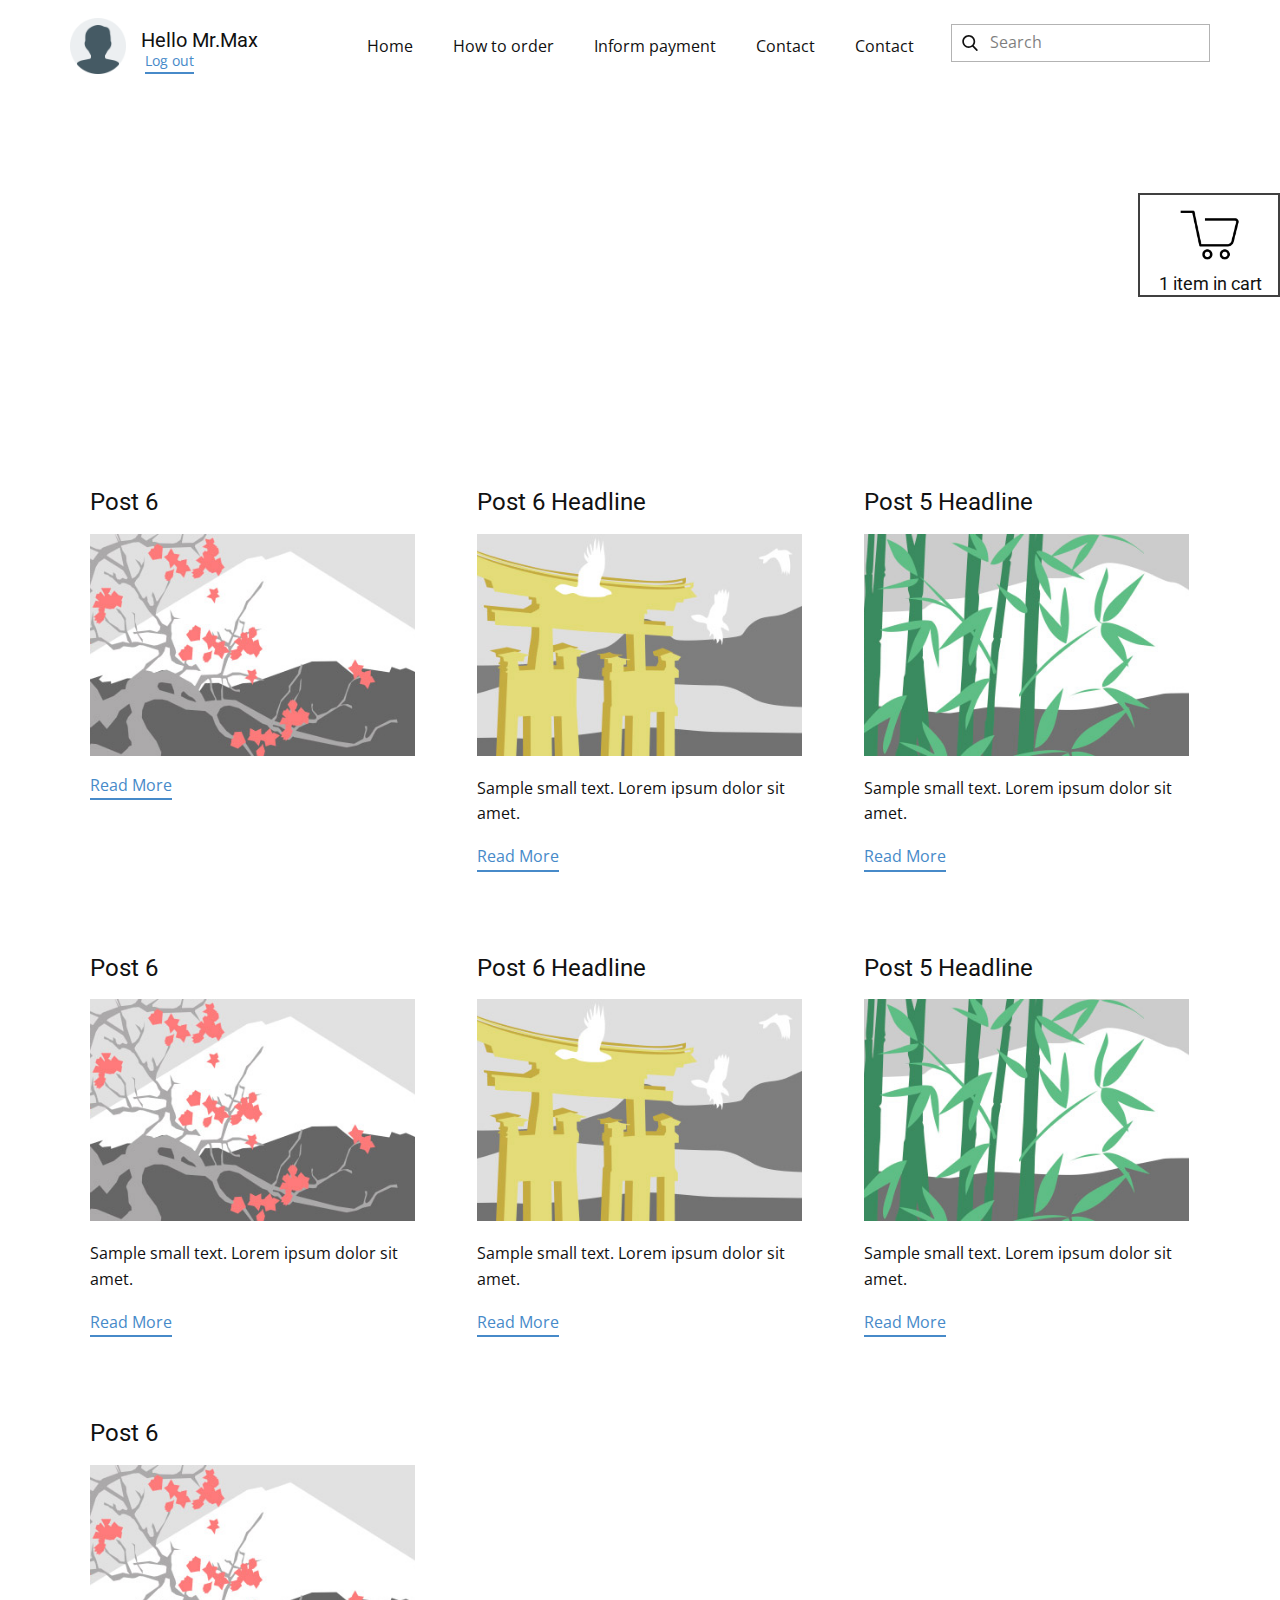
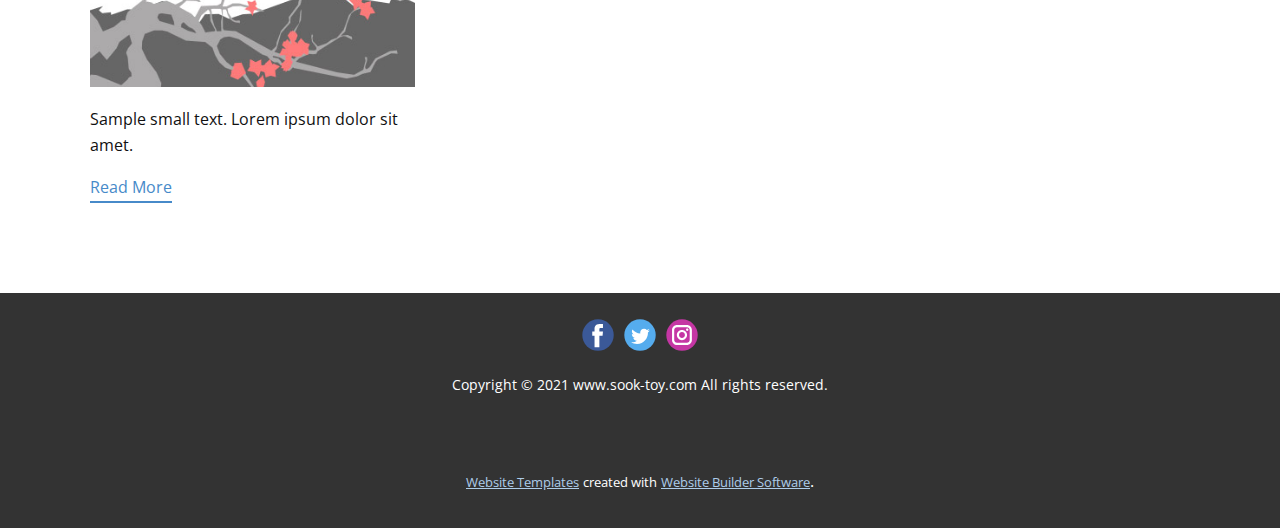
<file: blog/blog.html>
<html style="font-size: 16px;"><head>
    <meta name="viewport" content="width=device-width, initial-scale=1.0">
    <meta charset="utf-8">
    <meta name="keywords" content="">
    <meta name="description" content="">
    <meta name="page_type" content="np-template-header-footer-from-plugin">
    <title>Blog Template</title>
    <link rel="stylesheet" href="../nicepage.css" media="screen">
<link rel="stylesheet" href="../Blog-Template.css" media="screen">
    <script class="u-script" type="text/javascript" src="../jquery.js" defer=""></script>
    <script class="u-script" type="text/javascript" src="../nicepage.js" defer=""></script>
    <meta name="generator" content="Nicepage 3.28.0, nicepage.com">
    <link id="u-theme-google-font" rel="stylesheet" href="https://fonts.googleapis.com/css?family=Roboto:100,100i,300,300i,400,400i,500,500i,700,700i,900,900i|Open+Sans:300,300i,400,400i,600,600i,700,700i,800,800i">
    
    
    <script type="application/ld+json">{
		"@context": "http://schema.org",
		"@type": "Organization",
		"name": "DES322",
		"logo": "images/user1.png",
		"sameAs": [
				"https://facebook.com/name",
				"https://twitter.com/name",
				"https://instagram.com/name"
		]
}</script>
    <meta name="theme-color" content="#478ac9">
    <meta name="twitter:site" content="@">
    <meta name="twitter:card" content="summary_large_image">
    <meta name="twitter:title" content="Blog Template">
    <meta name="twitter:description" content="DES322">
  </head>
  <body class="u-body"><header class=" u-clearfix u-header u-section-row-container" id="sec-2fc6"><div class="u-section-rows" style="">
        <div class="u-align-left u-clearfix u-section-row u-white u-section-row-1" data-animation-name="" data-animation-duration="0" data-animation-delay="0" data-animation-direction="" id="sec-a9de">
          
          
          
          
          
          <style class="u-sticky-style" data-style-id="b555">.u-sticky-fixed.u-sticky-b555:before, .u-body.u-sticky-fixed .u-sticky-b555:before {
borders: top right bottom left !important
}</style>
          <div class="u-clearfix u-sheet u-valign-middle u-sheet-1">
            <nav class="u-menu u-menu-dropdown u-offcanvas u-menu-1">
              <div class="menu-collapse" style="font-size: 1rem; letter-spacing: 0px;">
                <a class="u-button-style u-custom-active-color u-custom-color u-custom-left-right-menu-spacing u-custom-padding-bottom u-custom-text-color u-custom-top-bottom-menu-spacing u-nav-link u-text-active-palette-1-base u-text-hover-palette-2-base" href="#">
                  <svg><use xmlns:xlink="http://www.w3.org/1999/xlink" xlink:href="#menu-hamburger"></use></svg>
                  <svg version="1.1" xmlns="http://www.w3.org/2000/svg" xmlns:xlink="http://www.w3.org/1999/xlink"><defs><symbol id="menu-hamburger" viewBox="0 0 16 16" style="width: 16px; height: 16px;"><rect y="1" width="16" height="2"></rect><rect y="7" width="16" height="2"></rect><rect y="13" width="16" height="2"></rect>
</symbol>
</defs></svg>
                </a>
              </div>
              <div class="u-custom-menu u-nav-container">
                <ul class="u-nav u-unstyled u-nav-1"><li class="u-nav-item"><a class="u-button-style u-nav-link u-text-active-palette-1-base u-text-body-color u-text-hover-palette-2-base" href="../Home.html" style="padding: 10px 20px;">Home</a>
</li><li class="u-nav-item"><a class="u-button-style u-nav-link u-text-active-palette-1-base u-text-body-color u-text-hover-palette-2-base" style="padding: 10px 20px;">How to order</a>
</li><li class="u-nav-item"><a class="u-button-style u-nav-link u-text-active-palette-1-base u-text-body-color u-text-hover-palette-2-base" style="padding: 10px 20px;">Inform payment</a>
</li><li class="u-nav-item"><a class="u-button-style u-nav-link u-text-active-palette-1-base u-text-body-color u-text-hover-palette-2-base" href="../Contact.html" style="padding: 10px 20px;">Contact</a>
</li><li class="u-nav-item"><a class="u-button-style u-nav-link u-text-active-palette-1-base u-text-body-color u-text-hover-palette-2-base" style="padding: 10px 20px;">Contact</a>
</li></ul>
              </div>
              <div class="u-custom-menu u-nav-container-collapse">
                <div class="u-black u-container-style u-inner-container-layout u-opacity u-opacity-95 u-sidenav">
                  <div class="u-inner-container-layout u-sidenav-overflow">
                    <div class="u-menu-close"></div>
                    <ul class="u-align-center u-nav u-popupmenu-items u-unstyled u-nav-2"><li class="u-nav-item"><a class="u-button-style u-nav-link" href="../Home.html" style="padding: 10px 20px;">Home</a>
</li><li class="u-nav-item"><a class="u-button-style u-nav-link" style="padding: 10px 20px;">How to order</a>
</li><li class="u-nav-item"><a class="u-button-style u-nav-link" style="padding: 10px 20px;">Inform payment</a>
</li><li class="u-nav-item"><a class="u-button-style u-nav-link" href="../Contact.html" style="padding: 10px 20px;">Contact</a>
</li><li class="u-nav-item"><a class="u-button-style u-nav-link" style="padding: 10px 20px;">Contact</a>
</li></ul>
                  </div>
                </div>
                <div class="u-black u-menu-overlay u-opacity u-opacity-70"></div>
              </div>
            </nav>
            <form action="#" method="get" class="u-border-1 u-border-grey-30 u-search u-search-left u-white u-search-1">
              <button class="u-search-button" type="submit">
                <span class="u-search-icon u-spacing-10">
                  <svg class="u-svg-link" preserveAspectRatio="xMidYMin slice" viewBox="0 0 56.966 56.966"><use xmlns:xlink="http://www.w3.org/1999/xlink" xlink:href="#svg-dff7"></use></svg>
                  <svg xmlns="http://www.w3.org/2000/svg" xmlns:xlink="http://www.w3.org/1999/xlink" version="1.1" id="svg-dff7" x="0px" y="0px" viewBox="0 0 56.966 56.966" style="enable-background:new 0 0 56.966 56.966;" xml:space="preserve" class="u-svg-content"><path d="M55.146,51.887L41.588,37.786c3.486-4.144,5.396-9.358,5.396-14.786c0-12.682-10.318-23-23-23s-23,10.318-23,23  s10.318,23,23,23c4.761,0,9.298-1.436,13.177-4.162l13.661,14.208c0.571,0.593,1.339,0.92,2.162,0.92  c0.779,0,1.518-0.297,2.079-0.837C56.255,54.982,56.293,53.08,55.146,51.887z M23.984,6c9.374,0,17,7.626,17,17s-7.626,17-17,17  s-17-7.626-17-17S14.61,6,23.984,6z"></path></svg>
                </span>
              </button>
              <input class="u-search-input" type="search" name="search" value="" placeholder="Search">
            </form>
            <a href="https://nicepage.com/html-website-builder" class="u-image u-logo u-image-1" data-image-width="512" data-image-height="512">
              <img src="../images/user1.png" class="u-logo-image u-logo-image-1">
            </a>
            <h5 class="u-text u-text-default u-text-1">Hello Mr.Max</h5>
            <a href="https://nicepage.com/css-templates" class="u-active-none u-border-2 u-border-active-palette-2-dark-1 u-border-hover-palette-2-base u-border-palette-1-base u-btn u-button-style u-hover-none u-none u-text-hover-palette-2-base u-text-palette-1-base u-btn-1">Log out</a>
          </div>
        </div>
        <div class="u-section-row u-sticky u-sticky-2984 u-section-row-2" id="sec-efd5">
          
          
          
          
          
          <div class="u-border-2 u-border-grey-75 u-container-style u-group u-shape-rectangle u-white u-group-1" data-href="../Cart.html" data-page-id="288608629">
            <div class="u-container-layout">
              <img class="u-align-center u-image u-image-default u-preserve-proportions u-image-2" src="../images/shopping-cart.png" alt="" data-image-width="512" data-image-height="512">
              <h6 class="u-text u-text-2">&nbsp; &nbsp;1 item in cart</h6>
            </div>
          </div>
        </div>
      </div></header>
    <section class="u-clearfix u-section-1" id="sec-9336">
      <div class="u-clearfix u-sheet u-valign-middle u-sheet-1"><!--blog--><!--blog_options_json--><!--{"type":"Recent","source":"","tags":"","count":""}--><!--/blog_options_json-->
        <div class="u-blog u-expanded-width u-repeater u-repeater-1"><!--blog_post-->
          <div class="u-blog-post u-container-style u-repeater-item u-white u-repeater-item-1">
            <div class="u-container-layout u-similar-container u-valign-top u-container-layout-1"><!--blog_post_header-->
              <h4 class="u-blog-control u-text u-text-1">
                <a class="u-post-header-link" href="../blog/post-6.html"><!--blog_post_header_content-->Post 6<!--/blog_post_header_content--></a>
              </h4><!--/blog_post_header--><!--blog_post_image-->
              <a class="u-post-header-link" href="../blog/post-6.html"><img alt="" class="u-blog-control u-expanded-width u-image u-image-default u-image-1" src="[data-uri]"></a><!--/blog_post_image--><!--blog_post_content-->
              <!--/blog_post_content--><!--blog_post_readmore-->
              <a href="../blog/post-6.html" class="u-blog-control u-border-2 u-border-palette-1-base u-btn u-btn-rectangle u-button-style u-none u-btn-1"><!--blog_post_readmore_content--><!--options_json--><!--{"content":""}--><!--/options_json-->Read More<!--/blog_post_readmore_content--></a><!--/blog_post_readmore-->
            </div>
          </div><div class="u-blog-post u-container-style u-repeater-item u-video-cover u-white">
            <div class="u-container-layout u-similar-container u-valign-top u-container-layout-2"><!--blog_post_header-->
              <h4 class="u-blog-control u-text u-text-3">
                <a class="u-post-header-link" href="../blog/post-5.html"><!--blog_post_header_content-->Post 6 Headline<!--/blog_post_header_content--></a>
              </h4><!--/blog_post_header--><!--blog_post_image-->
              <a class="u-post-header-link" href="../blog/post-5.html"><img alt="" class="u-blog-control u-expanded-width u-image u-image-default u-image-2" src="[data-uri]"></a><!--/blog_post_image--><!--blog_post_content-->
              <div class="u-blog-control u-post-content u-text u-text-4 fr-view">Sample small text. Lorem ipsum dolor sit amet.</div><!--/blog_post_content--><!--blog_post_readmore-->
              <a href="../blog/post-5.html" class="u-blog-control u-border-2 u-border-palette-1-base u-btn u-btn-rectangle u-button-style u-none u-btn-2"><!--blog_post_readmore_content--><!--options_json--><!--{"content":""}--><!--/options_json-->Read More<!--/blog_post_readmore_content--></a><!--/blog_post_readmore-->
            </div>
          </div><div class="u-blog-post u-container-style u-repeater-item u-video-cover u-white">
            <div class="u-container-layout u-similar-container u-valign-top u-container-layout-3"><!--blog_post_header-->
              <h4 class="u-blog-control u-text u-text-5">
                <a class="u-post-header-link" href="../blog/post-4.html"><!--blog_post_header_content-->Post 5 Headline<!--/blog_post_header_content--></a>
              </h4><!--/blog_post_header--><!--blog_post_image-->
              <a class="u-post-header-link" href="../blog/post-4.html"><img alt="" class="u-blog-control u-expanded-width u-image u-image-default u-image-3" src="[data-uri]"></a><!--/blog_post_image--><!--blog_post_content-->
              <div class="u-blog-control u-post-content u-text u-text-6 fr-view">Sample small text. Lorem ipsum dolor sit amet.</div><!--/blog_post_content--><!--blog_post_readmore-->
              <a href="../blog/post-4.html" class="u-blog-control u-border-2 u-border-palette-1-base u-btn u-btn-rectangle u-button-style u-none u-btn-3"><!--blog_post_readmore_content--><!--options_json--><!--{"content":""}--><!--/options_json-->Read More<!--/blog_post_readmore_content--></a><!--/blog_post_readmore-->
            </div>
          </div><div class="u-blog-post u-container-style u-repeater-item u-white u-repeater-item-1">
            <div class="u-container-layout u-similar-container u-valign-top u-container-layout-1"><!--blog_post_header-->
              <h4 class="u-blog-control u-text u-text-1">
                <a class="u-post-header-link" href="../blog/post-3.html"><!--blog_post_header_content-->Post 6<!--/blog_post_header_content--></a>
              </h4><!--/blog_post_header--><!--blog_post_image-->
              <a class="u-post-header-link" href="../blog/post-3.html"><img alt="" class="u-blog-control u-expanded-width u-image u-image-default u-image-1" src="[data-uri]"></a><!--/blog_post_image--><!--blog_post_content-->
              <div class="u-blog-control u-post-content u-text u-text-2 fr-view">Sample small text. Lorem ipsum dolor sit amet.</div><!--/blog_post_content--><!--blog_post_readmore-->
              <a href="../blog/post-3.html" class="u-blog-control u-border-2 u-border-palette-1-base u-btn u-btn-rectangle u-button-style u-none u-btn-1"><!--blog_post_readmore_content--><!--options_json--><!--{"content":""}--><!--/options_json-->Read More<!--/blog_post_readmore_content--></a><!--/blog_post_readmore-->
            </div>
          </div><div class="u-blog-post u-container-style u-repeater-item u-video-cover u-white">
            <div class="u-container-layout u-similar-container u-valign-top u-container-layout-2"><!--blog_post_header-->
              <h4 class="u-blog-control u-text u-text-3">
                <a class="u-post-header-link" href="../blog/post-2.html"><!--blog_post_header_content-->Post 6 Headline<!--/blog_post_header_content--></a>
              </h4><!--/blog_post_header--><!--blog_post_image-->
              <a class="u-post-header-link" href="../blog/post-2.html"><img alt="" class="u-blog-control u-expanded-width u-image u-image-default u-image-2" src="[data-uri]"></a><!--/blog_post_image--><!--blog_post_content-->
              <div class="u-blog-control u-post-content u-text u-text-4 fr-view">Sample small text. Lorem ipsum dolor sit amet.</div><!--/blog_post_content--><!--blog_post_readmore-->
              <a href="../blog/post-2.html" class="u-blog-control u-border-2 u-border-palette-1-base u-btn u-btn-rectangle u-button-style u-none u-btn-2"><!--blog_post_readmore_content--><!--options_json--><!--{"content":""}--><!--/options_json-->Read More<!--/blog_post_readmore_content--></a><!--/blog_post_readmore-->
            </div>
          </div><div class="u-blog-post u-container-style u-repeater-item u-video-cover u-white">
            <div class="u-container-layout u-similar-container u-valign-top u-container-layout-3"><!--blog_post_header-->
              <h4 class="u-blog-control u-text u-text-5">
                <a class="u-post-header-link" href="../blog/post-1.html"><!--blog_post_header_content-->Post 5 Headline<!--/blog_post_header_content--></a>
              </h4><!--/blog_post_header--><!--blog_post_image-->
              <a class="u-post-header-link" href="../blog/post-1.html"><img alt="" class="u-blog-control u-expanded-width u-image u-image-default u-image-3" src="[data-uri]"></a><!--/blog_post_image--><!--blog_post_content-->
              <div class="u-blog-control u-post-content u-text u-text-6 fr-view">Sample small text. Lorem ipsum dolor sit amet.</div><!--/blog_post_content--><!--blog_post_readmore-->
              <a href="../blog/post-1.html" class="u-blog-control u-border-2 u-border-palette-1-base u-btn u-btn-rectangle u-button-style u-none u-btn-3"><!--blog_post_readmore_content--><!--options_json--><!--{"content":""}--><!--/options_json-->Read More<!--/blog_post_readmore_content--></a><!--/blog_post_readmore-->
            </div>
          </div><div class="u-blog-post u-container-style u-repeater-item u-white u-repeater-item-1">
            <div class="u-container-layout u-similar-container u-valign-top u-container-layout-1"><!--blog_post_header-->
              <h4 class="u-blog-control u-text u-text-1">
                <a class="u-post-header-link" href="../blog/post.html"><!--blog_post_header_content-->Post 6<!--/blog_post_header_content--></a>
              </h4><!--/blog_post_header--><!--blog_post_image-->
              <a class="u-post-header-link" href="../blog/post.html"><img alt="" class="u-blog-control u-expanded-width u-image u-image-default u-image-1" src="[data-uri]"></a><!--/blog_post_image--><!--blog_post_content-->
              <div class="u-blog-control u-post-content u-text u-text-2 fr-view">Sample small text. Lorem ipsum dolor sit amet.</div><!--/blog_post_content--><!--blog_post_readmore-->
              <a href="../blog/post.html" class="u-blog-control u-border-2 u-border-palette-1-base u-btn u-btn-rectangle u-button-style u-none u-btn-1"><!--blog_post_readmore_content--><!--options_json--><!--{"content":""}--><!--/options_json-->Read More<!--/blog_post_readmore_content--></a><!--/blog_post_readmore-->
            </div>
          </div><!--/blog_post--><!--blog_post-->
          <!--/blog_post--><!--blog_post-->
          <!--/blog_post-->
        </div><!--/blog-->
      </div>
    </section>
    
    
    <footer class="u-align-center u-clearfix u-footer u-grey-80 u-footer" id="sec-4aa4"><div class="u-clearfix u-sheet u-sheet-1">
        <div class="u-social-icons u-spacing-10 u-social-icons-1">
          <a class="u-social-url" title="facebook" target="_blank" href="https://facebook.com/name"><span class="u-icon u-social-facebook u-social-icon u-icon-1"><svg class="u-svg-link" preserveAspectRatio="xMidYMin slice" viewBox="0 0 112 112" style=""><use xmlns:xlink="http://www.w3.org/1999/xlink" xlink:href="#svg-ac34"></use></svg><svg class="u-svg-content" viewBox="0 0 112 112" x="0" y="0" id="svg-ac34"><circle fill="currentColor" cx="56.1" cy="56.1" r="55"></circle><path fill="#FFFFFF" d="M73.5,31.6h-9.1c-1.4,0-3.6,0.8-3.6,3.9v8.5h12.6L72,58.3H60.8v40.8H43.9V58.3h-8V43.9h8v-9.2
c0-6.7,3.1-17,17-17h12.5v13.9H73.5z"></path></svg></span>
          </a>
          <a class="u-social-url" title="twitter" target="_blank" href="https://twitter.com/name"><span class="u-icon u-social-icon u-social-twitter u-icon-2"><svg class="u-svg-link" preserveAspectRatio="xMidYMin slice" viewBox="0 0 112 112" style=""><use xmlns:xlink="http://www.w3.org/1999/xlink" xlink:href="#svg-f9d4"></use></svg><svg class="u-svg-content" viewBox="0 0 112 112" x="0" y="0" id="svg-f9d4"><circle fill="currentColor" class="st0" cx="56.1" cy="56.1" r="55"></circle><path fill="#FFFFFF" d="M83.8,47.3c0,0.6,0,1.2,0,1.7c0,17.7-13.5,38.2-38.2,38.2C38,87.2,31,85,25,81.2c1,0.1,2.1,0.2,3.2,0.2
c6.3,0,12.1-2.1,16.7-5.7c-5.9-0.1-10.8-4-12.5-9.3c0.8,0.2,1.7,0.2,2.5,0.2c1.2,0,2.4-0.2,3.5-0.5c-6.1-1.2-10.8-6.7-10.8-13.1
c0-0.1,0-0.1,0-0.2c1.8,1,3.9,1.6,6.1,1.7c-3.6-2.4-6-6.5-6-11.2c0-2.5,0.7-4.8,1.8-6.7c6.6,8.1,16.5,13.5,27.6,14
c-0.2-1-0.3-2-0.3-3.1c0-7.4,6-13.4,13.4-13.4c3.9,0,7.3,1.6,9.8,4.2c3.1-0.6,5.9-1.7,8.5-3.3c-1,3.1-3.1,5.8-5.9,7.4
c2.7-0.3,5.3-1,7.7-2.1C88.7,43,86.4,45.4,83.8,47.3z"></path></svg></span>
          </a>
          <a class="u-social-url" title="instagram" target="_blank" href="https://instagram.com/name"><span class="u-icon u-social-icon u-social-instagram u-icon-3"><svg class="u-svg-link" preserveAspectRatio="xMidYMin slice" viewBox="0 0 112 112" style=""><use xmlns:xlink="http://www.w3.org/1999/xlink" xlink:href="#svg-a0a3"></use></svg><svg class="u-svg-content" viewBox="0 0 112 112" x="0" y="0" id="svg-a0a3"><circle fill="currentColor" cx="56.1" cy="56.1" r="55"></circle><path fill="#FFFFFF" d="M55.9,38.2c-9.9,0-17.9,8-17.9,17.9C38,66,46,74,55.9,74c9.9,0,17.9-8,17.9-17.9C73.8,46.2,65.8,38.2,55.9,38.2
z M55.9,66.4c-5.7,0-10.3-4.6-10.3-10.3c-0.1-5.7,4.6-10.3,10.3-10.3c5.7,0,10.3,4.6,10.3,10.3C66.2,61.8,61.6,66.4,55.9,66.4z"></path><path fill="#FFFFFF" d="M74.3,33.5c-2.3,0-4.2,1.9-4.2,4.2s1.9,4.2,4.2,4.2s4.2-1.9,4.2-4.2S76.6,33.5,74.3,33.5z"></path><path fill="#FFFFFF" d="M73.1,21.3H38.6c-9.7,0-17.5,7.9-17.5,17.5v34.5c0,9.7,7.9,17.6,17.5,17.6h34.5c9.7,0,17.5-7.9,17.5-17.5V38.8
C90.6,29.1,82.7,21.3,73.1,21.3z M83,73.3c0,5.5-4.5,9.9-9.9,9.9H38.6c-5.5,0-9.9-4.5-9.9-9.9V38.8c0-5.5,4.5-9.9,9.9-9.9h34.5
c5.5,0,9.9,4.5,9.9,9.9V73.3z"></path></svg></span>
          </a>
        </div>
        <p class="u-align-center u-small-text u-text u-text-variant u-text-1"> Copyright © 2021&nbsp;<a href="https://www.ame-shop.com/" class="u-active-none u-border-none u-btn u-button-link u-button-style u-hover-none u-none u-text-white u-btn-1">www.sook-toy.com</a>&nbsp;All rights reserved.<br>
          <br>
        </p>
      </div></footer>
    <section class="u-backlink u-clearfix u-grey-80">
      <a class="u-link" href="https://nicepage.com/website-templates" target="_blank">
        <span>Website Templates</span>
      </a>
      <p class="u-text">
        <span>created with</span>
      </p>
      <a class="u-link" href="" target="_blank">
        <span>Website Builder Software</span>
      </a>. 
    </section>
  
</body></html>
</file>
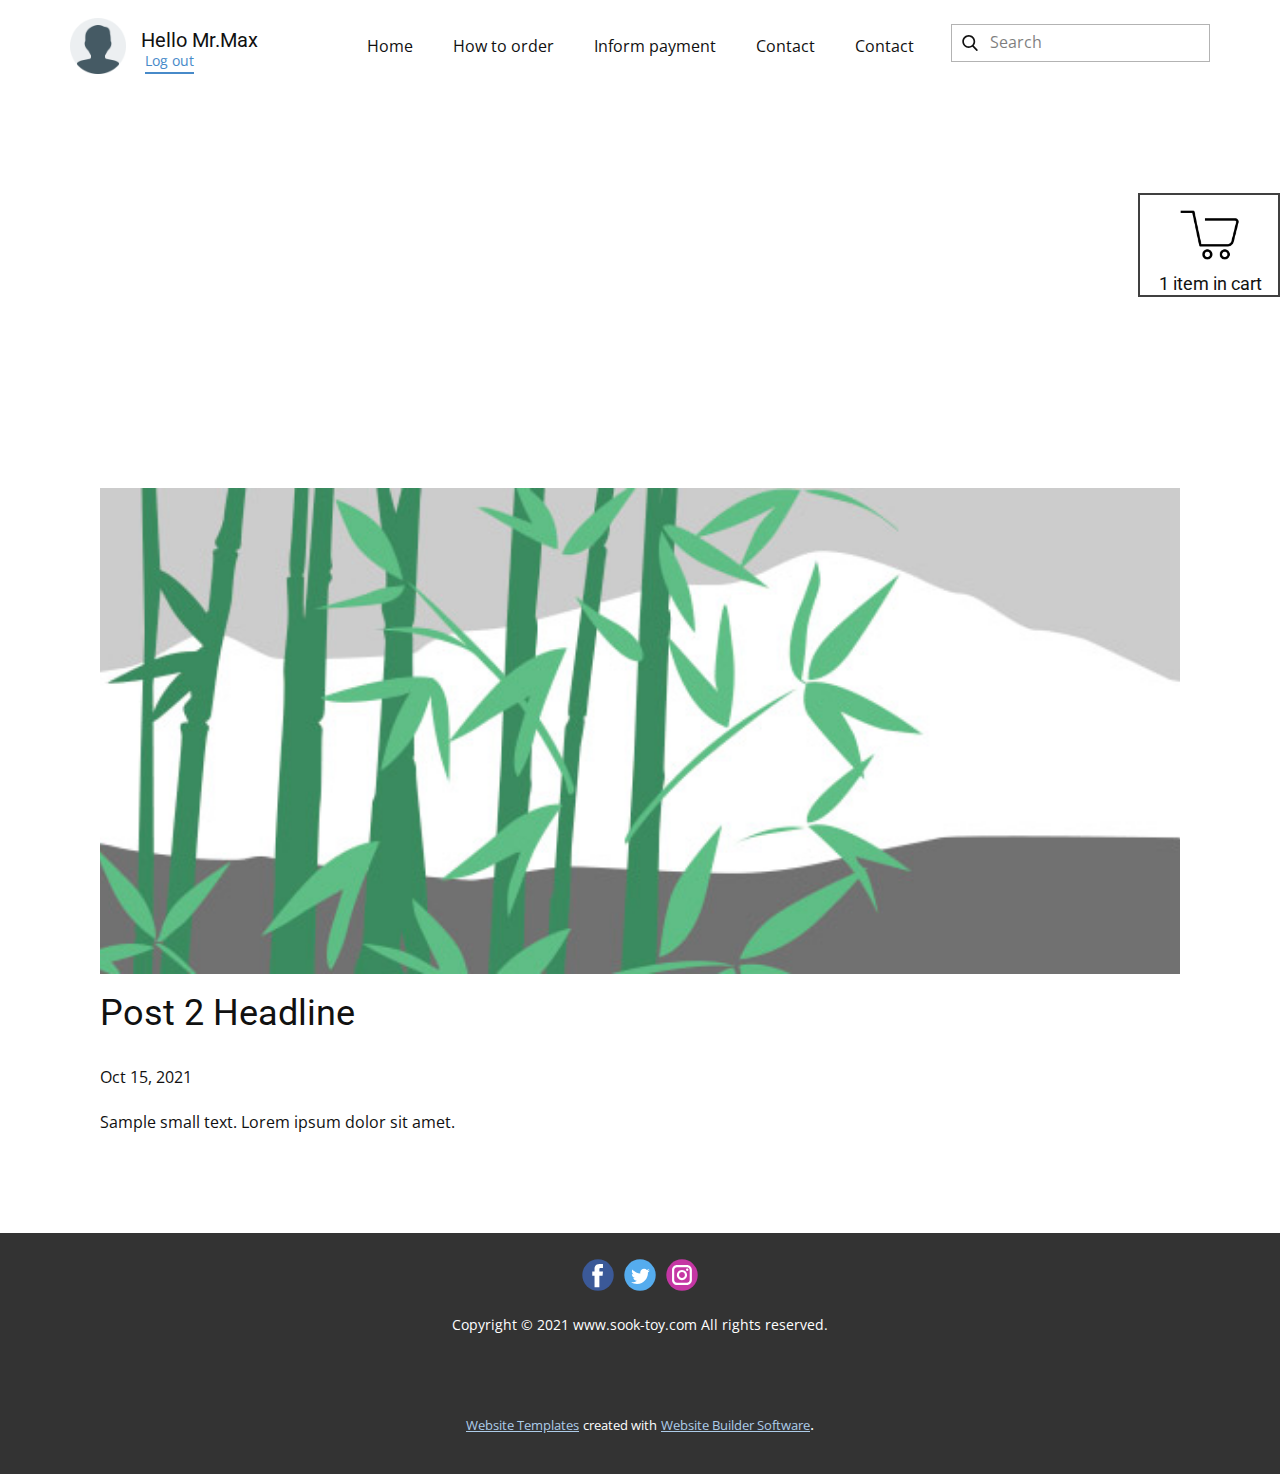
<file: blog/post-1.html>
<!doctype html>
<html style="font-size: 16px;"><head>
    <meta name="viewport" content="width=device-width, initial-scale=1.0">
    <meta charset="utf-8">
    <meta name="keywords" content="Post 1 Headline">
    <meta name="description" content="">
    <meta name="page_type" content="np-template-header-footer-from-plugin">
    <title>Post 2 Headline</title>
    <link rel="stylesheet" href="../nicepage.css" media="screen">
<link rel="stylesheet" href="../Post-Template.css" media="screen">
    <script class="u-script" type="text/javascript" src="../jquery.js" defer=""></script>
    <script class="u-script" type="text/javascript" src="../nicepage.js" defer=""></script>
    <meta name="generator" content="Nicepage 3.28.0, nicepage.com">
    <link id="u-theme-google-font" rel="stylesheet" href="https://fonts.googleapis.com/css?family=Roboto:100,100i,300,300i,400,400i,500,500i,700,700i,900,900i|Open+Sans:300,300i,400,400i,600,600i,700,700i,800,800i">
    
    
    <script type="application/ld+json">{
		"@context": "http://schema.org",
		"@type": "Organization",
		"name": "DES322",
		"logo": "images/user1.png",
		"sameAs": [
				"https://facebook.com/name",
				"https://twitter.com/name",
				"https://instagram.com/name"
		]
}</script>
    <meta name="theme-color" content="#478ac9">
    <meta name="twitter:site" content="@">
    <meta name="twitter:card" content="summary_large_image">
    <meta name="twitter:title" content="Post Template">
    <meta name="twitter:description" content="DES322">
  </head>
  <body class="u-body"><header class=" u-clearfix u-header u-section-row-container" id="sec-2fc6"><div class="u-section-rows" style="">
        <div class="u-align-left u-clearfix u-section-row u-white u-section-row-1" data-animation-name="" data-animation-duration="0" data-animation-delay="0" data-animation-direction="" id="sec-a9de">
          
          
          
          
          
          <style class="u-sticky-style" data-style-id="b555">.u-sticky-fixed.u-sticky-b555:before, .u-body.u-sticky-fixed .u-sticky-b555:before {
borders: top right bottom left !important
}</style>
          <div class="u-clearfix u-sheet u-valign-middle u-sheet-1">
            <nav class="u-menu u-menu-dropdown u-offcanvas u-menu-1">
              <div class="menu-collapse" style="font-size: 1rem; letter-spacing: 0px;">
                <a class="u-button-style u-custom-active-color u-custom-color u-custom-left-right-menu-spacing u-custom-padding-bottom u-custom-text-color u-custom-top-bottom-menu-spacing u-nav-link u-text-active-palette-1-base u-text-hover-palette-2-base" href="#">
                  <svg><use xmlns:xlink="http://www.w3.org/1999/xlink" xlink:href="#menu-hamburger"></use></svg>
                  <svg version="1.1" xmlns="http://www.w3.org/2000/svg" xmlns:xlink="http://www.w3.org/1999/xlink"><defs><symbol id="menu-hamburger" viewBox="0 0 16 16" style="width: 16px; height: 16px;"><rect y="1" width="16" height="2"></rect><rect y="7" width="16" height="2"></rect><rect y="13" width="16" height="2"></rect>
</symbol>
</defs></svg>
                </a>
              </div>
              <div class="u-custom-menu u-nav-container">
                <ul class="u-nav u-unstyled u-nav-1"><li class="u-nav-item"><a class="u-button-style u-nav-link u-text-active-palette-1-base u-text-body-color u-text-hover-palette-2-base" href="../Home.html" style="padding: 10px 20px;">Home</a>
</li><li class="u-nav-item"><a class="u-button-style u-nav-link u-text-active-palette-1-base u-text-body-color u-text-hover-palette-2-base" style="padding: 10px 20px;">How to order</a>
</li><li class="u-nav-item"><a class="u-button-style u-nav-link u-text-active-palette-1-base u-text-body-color u-text-hover-palette-2-base" style="padding: 10px 20px;">Inform payment</a>
</li><li class="u-nav-item"><a class="u-button-style u-nav-link u-text-active-palette-1-base u-text-body-color u-text-hover-palette-2-base" href="../Contact.html" style="padding: 10px 20px;">Contact</a>
</li><li class="u-nav-item"><a class="u-button-style u-nav-link u-text-active-palette-1-base u-text-body-color u-text-hover-palette-2-base" style="padding: 10px 20px;">Contact</a>
</li></ul>
              </div>
              <div class="u-custom-menu u-nav-container-collapse">
                <div class="u-black u-container-style u-inner-container-layout u-opacity u-opacity-95 u-sidenav">
                  <div class="u-inner-container-layout u-sidenav-overflow">
                    <div class="u-menu-close"></div>
                    <ul class="u-align-center u-nav u-popupmenu-items u-unstyled u-nav-2"><li class="u-nav-item"><a class="u-button-style u-nav-link" href="../Home.html" style="padding: 10px 20px;">Home</a>
</li><li class="u-nav-item"><a class="u-button-style u-nav-link" style="padding: 10px 20px;">How to order</a>
</li><li class="u-nav-item"><a class="u-button-style u-nav-link" style="padding: 10px 20px;">Inform payment</a>
</li><li class="u-nav-item"><a class="u-button-style u-nav-link" href="../Contact.html" style="padding: 10px 20px;">Contact</a>
</li><li class="u-nav-item"><a class="u-button-style u-nav-link" style="padding: 10px 20px;">Contact</a>
</li></ul>
                  </div>
                </div>
                <div class="u-black u-menu-overlay u-opacity u-opacity-70"></div>
              </div>
            </nav>
            <form action="#" method="get" class="u-border-1 u-border-grey-30 u-search u-search-left u-white u-search-1">
              <button class="u-search-button" type="submit">
                <span class="u-search-icon u-spacing-10">
                  <svg class="u-svg-link" preserveAspectRatio="xMidYMin slice" viewBox="0 0 56.966 56.966"><use xmlns:xlink="http://www.w3.org/1999/xlink" xlink:href="#svg-dff7"></use></svg>
                  <svg xmlns="http://www.w3.org/2000/svg" xmlns:xlink="http://www.w3.org/1999/xlink" version="1.1" id="svg-dff7" x="0px" y="0px" viewBox="0 0 56.966 56.966" style="enable-background:new 0 0 56.966 56.966;" xml:space="preserve" class="u-svg-content"><path d="M55.146,51.887L41.588,37.786c3.486-4.144,5.396-9.358,5.396-14.786c0-12.682-10.318-23-23-23s-23,10.318-23,23  s10.318,23,23,23c4.761,0,9.298-1.436,13.177-4.162l13.661,14.208c0.571,0.593,1.339,0.92,2.162,0.92  c0.779,0,1.518-0.297,2.079-0.837C56.255,54.982,56.293,53.08,55.146,51.887z M23.984,6c9.374,0,17,7.626,17,17s-7.626,17-17,17  s-17-7.626-17-17S14.61,6,23.984,6z"></path></svg>
                </span>
              </button>
              <input class="u-search-input" type="search" name="search" value="" placeholder="Search">
            </form>
            <a href="https://nicepage.com/html-website-builder" class="u-image u-logo u-image-1" data-image-width="512" data-image-height="512">
              <img src="../images/user1.png" class="u-logo-image u-logo-image-1">
            </a>
            <h5 class="u-text u-text-default u-text-1">Hello Mr.Max</h5>
            <a href="https://nicepage.com/css-templates" class="u-active-none u-border-2 u-border-active-palette-2-dark-1 u-border-hover-palette-2-base u-border-palette-1-base u-btn u-button-style u-hover-none u-none u-text-hover-palette-2-base u-text-palette-1-base u-btn-1">Log out</a>
          </div>
        </div>
        <div class="u-section-row u-sticky u-sticky-2984 u-section-row-2" id="sec-efd5">
          
          
          
          
          
          <div class="u-border-2 u-border-grey-75 u-container-style u-group u-shape-rectangle u-white u-group-1" data-href="../Cart.html" data-page-id="288608629">
            <div class="u-container-layout">
              <img class="u-align-center u-image u-image-default u-preserve-proportions u-image-2" src="../images/shopping-cart.png" alt="" data-image-width="512" data-image-height="512">
              <h6 class="u-text u-text-2">&nbsp; &nbsp;1 item in cart</h6>
            </div>
          </div>
        </div>
      </div></header>
    <section class="u-align-center u-clearfix u-section-1" id="sec-5c39">
      <div class="u-clearfix u-sheet u-valign-middle-md u-valign-middle-sm u-valign-middle-xs u-sheet-1"><!--post_details--><!--post_details_options_json--><!--{"source":""}--><!--/post_details_options_json--><!--blog_post-->
        <div class="u-container-style u-expanded-width u-post-details u-post-details-1">
          <div class="u-container-layout u-valign-middle u-container-layout-1"><!--blog_post_image-->
            <img alt="" class="u-blog-control u-expanded-width u-image u-image-default u-image-1" src="[data-uri]"><!--/blog_post_image--><!--blog_post_header-->
            <h2 class="u-blog-control u-text u-text-1">Post 2 Headline</h2><!--/blog_post_header--><!--blog_post_metadata-->
            <div class="u-blog-control u-metadata u-metadata-1"><!--blog_post_metadata_date-->
              <span class="u-meta-date u-meta-icon">Oct 15, 2021</span><!--/blog_post_metadata_date--><!--blog_post_metadata_category-->
              <!--/blog_post_metadata_category--><!--blog_post_metadata_comments-->
              <!--/blog_post_metadata_comments-->
            </div><!--/blog_post_metadata--><!--blog_post_content-->
            <div class="u-align-justify u-blog-control u-post-content u-text u-text-2 fr-view">
  Sample small text. Lorem ipsum dolor sit amet.
  </div><!--/blog_post_content-->
          </div>
        </div><!--/blog_post--><!--/post_details-->
      </div>
    </section>
    
    
    <footer class="u-align-center u-clearfix u-footer u-grey-80 u-footer" id="sec-4aa4"><div class="u-clearfix u-sheet u-sheet-1">
        <div class="u-social-icons u-spacing-10 u-social-icons-1">
          <a class="u-social-url" title="facebook" target="_blank" href="https://facebook.com/name"><span class="u-icon u-social-facebook u-social-icon u-icon-1"><svg class="u-svg-link" preserveAspectRatio="xMidYMin slice" viewBox="0 0 112 112" style=""><use xmlns:xlink="http://www.w3.org/1999/xlink" xlink:href="#svg-ac34"></use></svg><svg class="u-svg-content" viewBox="0 0 112 112" x="0" y="0" id="svg-ac34"><circle fill="currentColor" cx="56.1" cy="56.1" r="55"></circle><path fill="#FFFFFF" d="M73.5,31.6h-9.1c-1.4,0-3.6,0.8-3.6,3.9v8.5h12.6L72,58.3H60.8v40.8H43.9V58.3h-8V43.9h8v-9.2
c0-6.7,3.1-17,17-17h12.5v13.9H73.5z"></path></svg></span>
          </a>
          <a class="u-social-url" title="twitter" target="_blank" href="https://twitter.com/name"><span class="u-icon u-social-icon u-social-twitter u-icon-2"><svg class="u-svg-link" preserveAspectRatio="xMidYMin slice" viewBox="0 0 112 112" style=""><use xmlns:xlink="http://www.w3.org/1999/xlink" xlink:href="#svg-f9d4"></use></svg><svg class="u-svg-content" viewBox="0 0 112 112" x="0" y="0" id="svg-f9d4"><circle fill="currentColor" class="st0" cx="56.1" cy="56.1" r="55"></circle><path fill="#FFFFFF" d="M83.8,47.3c0,0.6,0,1.2,0,1.7c0,17.7-13.5,38.2-38.2,38.2C38,87.2,31,85,25,81.2c1,0.1,2.1,0.2,3.2,0.2
c6.3,0,12.1-2.1,16.7-5.7c-5.9-0.1-10.8-4-12.5-9.3c0.8,0.2,1.7,0.2,2.5,0.2c1.2,0,2.4-0.2,3.5-0.5c-6.1-1.2-10.8-6.7-10.8-13.1
c0-0.1,0-0.1,0-0.2c1.8,1,3.9,1.6,6.1,1.7c-3.6-2.4-6-6.5-6-11.2c0-2.5,0.7-4.8,1.8-6.7c6.6,8.1,16.5,13.5,27.6,14
c-0.2-1-0.3-2-0.3-3.1c0-7.4,6-13.4,13.4-13.4c3.9,0,7.3,1.6,9.8,4.2c3.1-0.6,5.9-1.7,8.5-3.3c-1,3.1-3.1,5.8-5.9,7.4
c2.7-0.3,5.3-1,7.7-2.1C88.7,43,86.4,45.4,83.8,47.3z"></path></svg></span>
          </a>
          <a class="u-social-url" title="instagram" target="_blank" href="https://instagram.com/name"><span class="u-icon u-social-icon u-social-instagram u-icon-3"><svg class="u-svg-link" preserveAspectRatio="xMidYMin slice" viewBox="0 0 112 112" style=""><use xmlns:xlink="http://www.w3.org/1999/xlink" xlink:href="#svg-a0a3"></use></svg><svg class="u-svg-content" viewBox="0 0 112 112" x="0" y="0" id="svg-a0a3"><circle fill="currentColor" cx="56.1" cy="56.1" r="55"></circle><path fill="#FFFFFF" d="M55.9,38.2c-9.9,0-17.9,8-17.9,17.9C38,66,46,74,55.9,74c9.9,0,17.9-8,17.9-17.9C73.8,46.2,65.8,38.2,55.9,38.2
z M55.9,66.4c-5.7,0-10.3-4.6-10.3-10.3c-0.1-5.7,4.6-10.3,10.3-10.3c5.7,0,10.3,4.6,10.3,10.3C66.2,61.8,61.6,66.4,55.9,66.4z"></path><path fill="#FFFFFF" d="M74.3,33.5c-2.3,0-4.2,1.9-4.2,4.2s1.9,4.2,4.2,4.2s4.2-1.9,4.2-4.2S76.6,33.5,74.3,33.5z"></path><path fill="#FFFFFF" d="M73.1,21.3H38.6c-9.7,0-17.5,7.9-17.5,17.5v34.5c0,9.7,7.9,17.6,17.5,17.6h34.5c9.7,0,17.5-7.9,17.5-17.5V38.8
C90.6,29.1,82.7,21.3,73.1,21.3z M83,73.3c0,5.5-4.5,9.9-9.9,9.9H38.6c-5.5,0-9.9-4.5-9.9-9.9V38.8c0-5.5,4.5-9.9,9.9-9.9h34.5
c5.5,0,9.9,4.5,9.9,9.9V73.3z"></path></svg></span>
          </a>
        </div>
        <p class="u-align-center u-small-text u-text u-text-variant u-text-1"> Copyright © 2021&nbsp;<a href="https://www.ame-shop.com/" class="u-active-none u-border-none u-btn u-button-link u-button-style u-hover-none u-none u-text-white u-btn-1">www.sook-toy.com</a>&nbsp;All rights reserved.<br>
          <br>
        </p>
      </div></footer>
    <section class="u-backlink u-clearfix u-grey-80">
      <a class="u-link" href="https://nicepage.com/website-templates" target="_blank">
        <span>Website Templates</span>
      </a>
      <p class="u-text">
        <span>created with</span>
      </p>
      <a class="u-link" href="" target="_blank">
        <span>Website Builder Software</span>
      </a>. 
    </section>
  
</body></html>
</file>
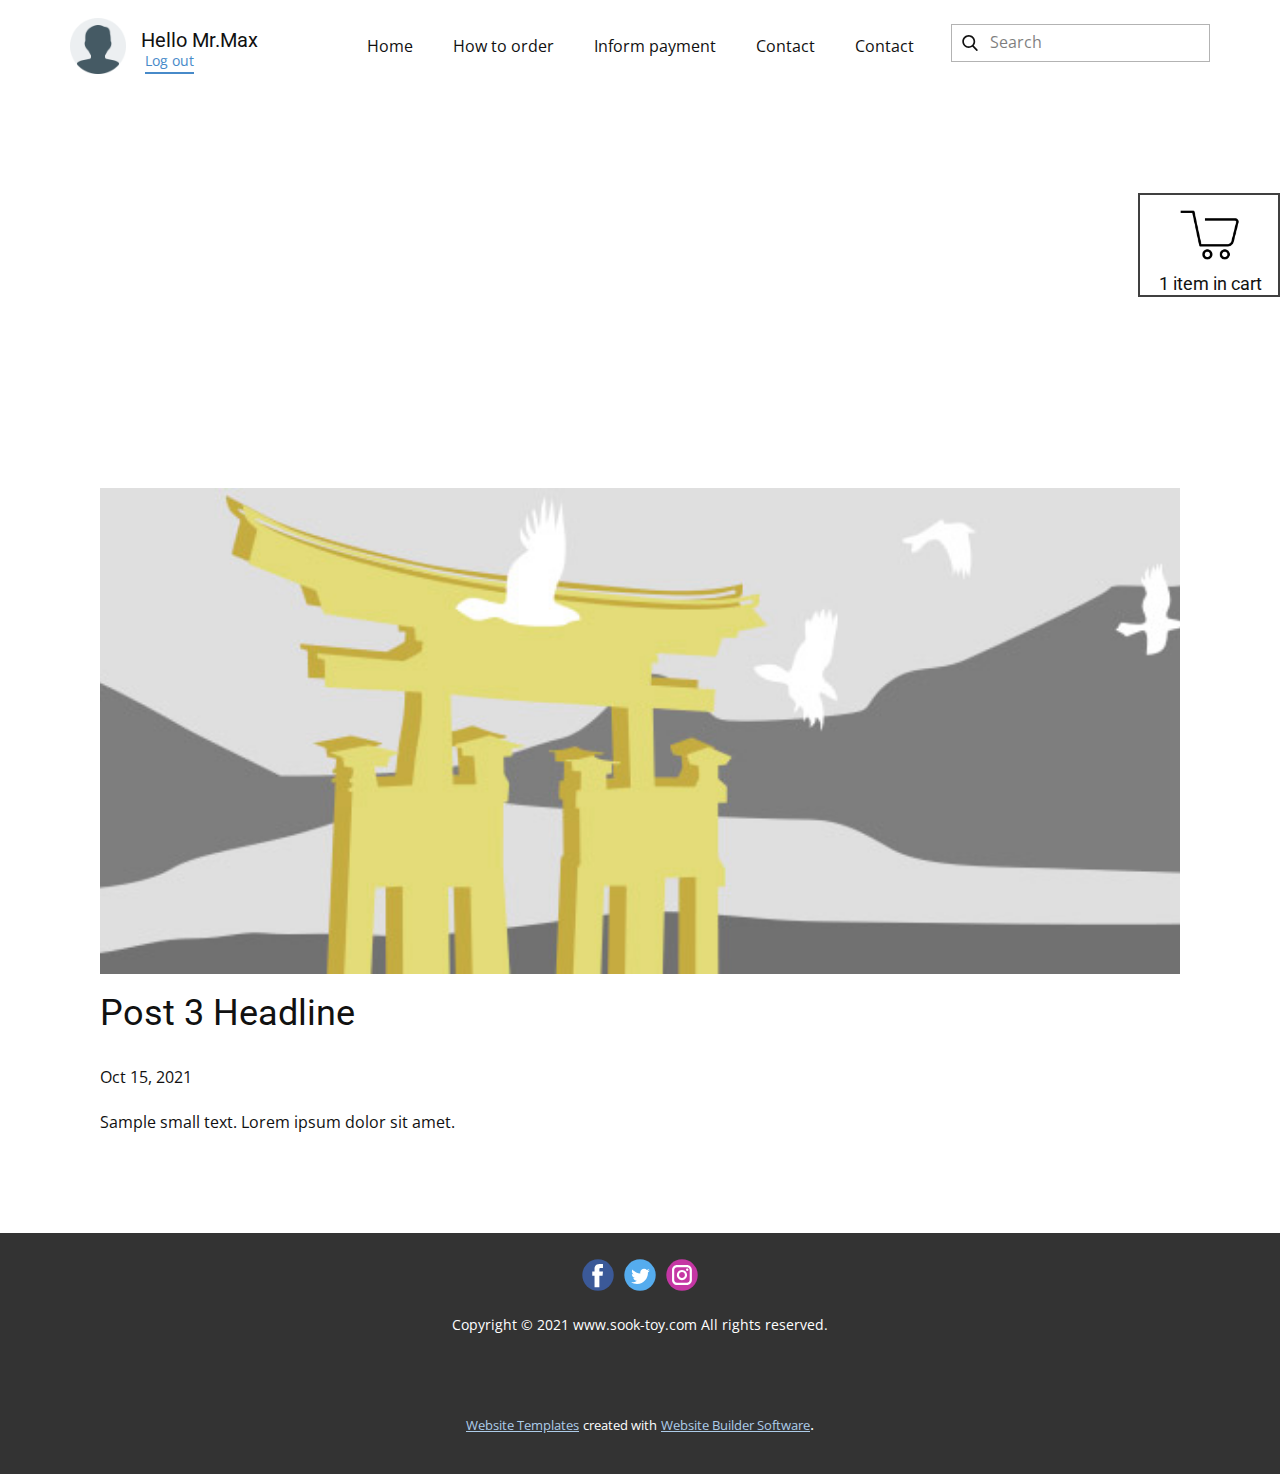
<file: blog/post-2.html>
<!doctype html>
<html style="font-size: 16px;"><head>
    <meta name="viewport" content="width=device-width, initial-scale=1.0">
    <meta charset="utf-8">
    <meta name="keywords" content="Post 1 Headline">
    <meta name="description" content="">
    <meta name="page_type" content="np-template-header-footer-from-plugin">
    <title>Post 3 Headline</title>
    <link rel="stylesheet" href="../nicepage.css" media="screen">
<link rel="stylesheet" href="../Post-Template.css" media="screen">
    <script class="u-script" type="text/javascript" src="../jquery.js" defer=""></script>
    <script class="u-script" type="text/javascript" src="../nicepage.js" defer=""></script>
    <meta name="generator" content="Nicepage 3.28.0, nicepage.com">
    <link id="u-theme-google-font" rel="stylesheet" href="https://fonts.googleapis.com/css?family=Roboto:100,100i,300,300i,400,400i,500,500i,700,700i,900,900i|Open+Sans:300,300i,400,400i,600,600i,700,700i,800,800i">
    
    
    <script type="application/ld+json">{
		"@context": "http://schema.org",
		"@type": "Organization",
		"name": "DES322",
		"logo": "images/user1.png",
		"sameAs": [
				"https://facebook.com/name",
				"https://twitter.com/name",
				"https://instagram.com/name"
		]
}</script>
    <meta name="theme-color" content="#478ac9">
    <meta name="twitter:site" content="@">
    <meta name="twitter:card" content="summary_large_image">
    <meta name="twitter:title" content="Post Template">
    <meta name="twitter:description" content="DES322">
  </head>
  <body class="u-body"><header class=" u-clearfix u-header u-section-row-container" id="sec-2fc6"><div class="u-section-rows" style="">
        <div class="u-align-left u-clearfix u-section-row u-white u-section-row-1" data-animation-name="" data-animation-duration="0" data-animation-delay="0" data-animation-direction="" id="sec-a9de">
          
          
          
          
          
          <style class="u-sticky-style" data-style-id="b555">.u-sticky-fixed.u-sticky-b555:before, .u-body.u-sticky-fixed .u-sticky-b555:before {
borders: top right bottom left !important
}</style>
          <div class="u-clearfix u-sheet u-valign-middle u-sheet-1">
            <nav class="u-menu u-menu-dropdown u-offcanvas u-menu-1">
              <div class="menu-collapse" style="font-size: 1rem; letter-spacing: 0px;">
                <a class="u-button-style u-custom-active-color u-custom-color u-custom-left-right-menu-spacing u-custom-padding-bottom u-custom-text-color u-custom-top-bottom-menu-spacing u-nav-link u-text-active-palette-1-base u-text-hover-palette-2-base" href="#">
                  <svg><use xmlns:xlink="http://www.w3.org/1999/xlink" xlink:href="#menu-hamburger"></use></svg>
                  <svg version="1.1" xmlns="http://www.w3.org/2000/svg" xmlns:xlink="http://www.w3.org/1999/xlink"><defs><symbol id="menu-hamburger" viewBox="0 0 16 16" style="width: 16px; height: 16px;"><rect y="1" width="16" height="2"></rect><rect y="7" width="16" height="2"></rect><rect y="13" width="16" height="2"></rect>
</symbol>
</defs></svg>
                </a>
              </div>
              <div class="u-custom-menu u-nav-container">
                <ul class="u-nav u-unstyled u-nav-1"><li class="u-nav-item"><a class="u-button-style u-nav-link u-text-active-palette-1-base u-text-body-color u-text-hover-palette-2-base" href="../Home.html" style="padding: 10px 20px;">Home</a>
</li><li class="u-nav-item"><a class="u-button-style u-nav-link u-text-active-palette-1-base u-text-body-color u-text-hover-palette-2-base" style="padding: 10px 20px;">How to order</a>
</li><li class="u-nav-item"><a class="u-button-style u-nav-link u-text-active-palette-1-base u-text-body-color u-text-hover-palette-2-base" style="padding: 10px 20px;">Inform payment</a>
</li><li class="u-nav-item"><a class="u-button-style u-nav-link u-text-active-palette-1-base u-text-body-color u-text-hover-palette-2-base" href="../Contact.html" style="padding: 10px 20px;">Contact</a>
</li><li class="u-nav-item"><a class="u-button-style u-nav-link u-text-active-palette-1-base u-text-body-color u-text-hover-palette-2-base" style="padding: 10px 20px;">Contact</a>
</li></ul>
              </div>
              <div class="u-custom-menu u-nav-container-collapse">
                <div class="u-black u-container-style u-inner-container-layout u-opacity u-opacity-95 u-sidenav">
                  <div class="u-inner-container-layout u-sidenav-overflow">
                    <div class="u-menu-close"></div>
                    <ul class="u-align-center u-nav u-popupmenu-items u-unstyled u-nav-2"><li class="u-nav-item"><a class="u-button-style u-nav-link" href="../Home.html" style="padding: 10px 20px;">Home</a>
</li><li class="u-nav-item"><a class="u-button-style u-nav-link" style="padding: 10px 20px;">How to order</a>
</li><li class="u-nav-item"><a class="u-button-style u-nav-link" style="padding: 10px 20px;">Inform payment</a>
</li><li class="u-nav-item"><a class="u-button-style u-nav-link" href="../Contact.html" style="padding: 10px 20px;">Contact</a>
</li><li class="u-nav-item"><a class="u-button-style u-nav-link" style="padding: 10px 20px;">Contact</a>
</li></ul>
                  </div>
                </div>
                <div class="u-black u-menu-overlay u-opacity u-opacity-70"></div>
              </div>
            </nav>
            <form action="#" method="get" class="u-border-1 u-border-grey-30 u-search u-search-left u-white u-search-1">
              <button class="u-search-button" type="submit">
                <span class="u-search-icon u-spacing-10">
                  <svg class="u-svg-link" preserveAspectRatio="xMidYMin slice" viewBox="0 0 56.966 56.966"><use xmlns:xlink="http://www.w3.org/1999/xlink" xlink:href="#svg-dff7"></use></svg>
                  <svg xmlns="http://www.w3.org/2000/svg" xmlns:xlink="http://www.w3.org/1999/xlink" version="1.1" id="svg-dff7" x="0px" y="0px" viewBox="0 0 56.966 56.966" style="enable-background:new 0 0 56.966 56.966;" xml:space="preserve" class="u-svg-content"><path d="M55.146,51.887L41.588,37.786c3.486-4.144,5.396-9.358,5.396-14.786c0-12.682-10.318-23-23-23s-23,10.318-23,23  s10.318,23,23,23c4.761,0,9.298-1.436,13.177-4.162l13.661,14.208c0.571,0.593,1.339,0.92,2.162,0.92  c0.779,0,1.518-0.297,2.079-0.837C56.255,54.982,56.293,53.08,55.146,51.887z M23.984,6c9.374,0,17,7.626,17,17s-7.626,17-17,17  s-17-7.626-17-17S14.61,6,23.984,6z"></path></svg>
                </span>
              </button>
              <input class="u-search-input" type="search" name="search" value="" placeholder="Search">
            </form>
            <a href="https://nicepage.com/html-website-builder" class="u-image u-logo u-image-1" data-image-width="512" data-image-height="512">
              <img src="../images/user1.png" class="u-logo-image u-logo-image-1">
            </a>
            <h5 class="u-text u-text-default u-text-1">Hello Mr.Max</h5>
            <a href="https://nicepage.com/css-templates" class="u-active-none u-border-2 u-border-active-palette-2-dark-1 u-border-hover-palette-2-base u-border-palette-1-base u-btn u-button-style u-hover-none u-none u-text-hover-palette-2-base u-text-palette-1-base u-btn-1">Log out</a>
          </div>
        </div>
        <div class="u-section-row u-sticky u-sticky-2984 u-section-row-2" id="sec-efd5">
          
          
          
          
          
          <div class="u-border-2 u-border-grey-75 u-container-style u-group u-shape-rectangle u-white u-group-1" data-href="../Cart.html" data-page-id="288608629">
            <div class="u-container-layout">
              <img class="u-align-center u-image u-image-default u-preserve-proportions u-image-2" src="../images/shopping-cart.png" alt="" data-image-width="512" data-image-height="512">
              <h6 class="u-text u-text-2">&nbsp; &nbsp;1 item in cart</h6>
            </div>
          </div>
        </div>
      </div></header>
    <section class="u-align-center u-clearfix u-section-1" id="sec-5c39">
      <div class="u-clearfix u-sheet u-valign-middle-md u-valign-middle-sm u-valign-middle-xs u-sheet-1"><!--post_details--><!--post_details_options_json--><!--{"source":""}--><!--/post_details_options_json--><!--blog_post-->
        <div class="u-container-style u-expanded-width u-post-details u-post-details-1">
          <div class="u-container-layout u-valign-middle u-container-layout-1"><!--blog_post_image-->
            <img alt="" class="u-blog-control u-expanded-width u-image u-image-default u-image-1" src="[data-uri]"><!--/blog_post_image--><!--blog_post_header-->
            <h2 class="u-blog-control u-text u-text-1">Post 3 Headline</h2><!--/blog_post_header--><!--blog_post_metadata-->
            <div class="u-blog-control u-metadata u-metadata-1"><!--blog_post_metadata_date-->
              <span class="u-meta-date u-meta-icon">Oct 15, 2021</span><!--/blog_post_metadata_date--><!--blog_post_metadata_category-->
              <!--/blog_post_metadata_category--><!--blog_post_metadata_comments-->
              <!--/blog_post_metadata_comments-->
            </div><!--/blog_post_metadata--><!--blog_post_content-->
            <div class="u-align-justify u-blog-control u-post-content u-text u-text-2 fr-view">
  Sample small text. Lorem ipsum dolor sit amet.
  </div><!--/blog_post_content-->
          </div>
        </div><!--/blog_post--><!--/post_details-->
      </div>
    </section>
    
    
    <footer class="u-align-center u-clearfix u-footer u-grey-80 u-footer" id="sec-4aa4"><div class="u-clearfix u-sheet u-sheet-1">
        <div class="u-social-icons u-spacing-10 u-social-icons-1">
          <a class="u-social-url" title="facebook" target="_blank" href="https://facebook.com/name"><span class="u-icon u-social-facebook u-social-icon u-icon-1"><svg class="u-svg-link" preserveAspectRatio="xMidYMin slice" viewBox="0 0 112 112" style=""><use xmlns:xlink="http://www.w3.org/1999/xlink" xlink:href="#svg-ac34"></use></svg><svg class="u-svg-content" viewBox="0 0 112 112" x="0" y="0" id="svg-ac34"><circle fill="currentColor" cx="56.1" cy="56.1" r="55"></circle><path fill="#FFFFFF" d="M73.5,31.6h-9.1c-1.4,0-3.6,0.8-3.6,3.9v8.5h12.6L72,58.3H60.8v40.8H43.9V58.3h-8V43.9h8v-9.2
c0-6.7,3.1-17,17-17h12.5v13.9H73.5z"></path></svg></span>
          </a>
          <a class="u-social-url" title="twitter" target="_blank" href="https://twitter.com/name"><span class="u-icon u-social-icon u-social-twitter u-icon-2"><svg class="u-svg-link" preserveAspectRatio="xMidYMin slice" viewBox="0 0 112 112" style=""><use xmlns:xlink="http://www.w3.org/1999/xlink" xlink:href="#svg-f9d4"></use></svg><svg class="u-svg-content" viewBox="0 0 112 112" x="0" y="0" id="svg-f9d4"><circle fill="currentColor" class="st0" cx="56.1" cy="56.1" r="55"></circle><path fill="#FFFFFF" d="M83.8,47.3c0,0.6,0,1.2,0,1.7c0,17.7-13.5,38.2-38.2,38.2C38,87.2,31,85,25,81.2c1,0.1,2.1,0.2,3.2,0.2
c6.3,0,12.1-2.1,16.7-5.7c-5.9-0.1-10.8-4-12.5-9.3c0.8,0.2,1.7,0.2,2.5,0.2c1.2,0,2.4-0.2,3.5-0.5c-6.1-1.2-10.8-6.7-10.8-13.1
c0-0.1,0-0.1,0-0.2c1.8,1,3.9,1.6,6.1,1.7c-3.6-2.4-6-6.5-6-11.2c0-2.5,0.7-4.8,1.8-6.7c6.6,8.1,16.5,13.5,27.6,14
c-0.2-1-0.3-2-0.3-3.1c0-7.4,6-13.4,13.4-13.4c3.9,0,7.3,1.6,9.8,4.2c3.1-0.6,5.9-1.7,8.5-3.3c-1,3.1-3.1,5.8-5.9,7.4
c2.7-0.3,5.3-1,7.7-2.1C88.7,43,86.4,45.4,83.8,47.3z"></path></svg></span>
          </a>
          <a class="u-social-url" title="instagram" target="_blank" href="https://instagram.com/name"><span class="u-icon u-social-icon u-social-instagram u-icon-3"><svg class="u-svg-link" preserveAspectRatio="xMidYMin slice" viewBox="0 0 112 112" style=""><use xmlns:xlink="http://www.w3.org/1999/xlink" xlink:href="#svg-a0a3"></use></svg><svg class="u-svg-content" viewBox="0 0 112 112" x="0" y="0" id="svg-a0a3"><circle fill="currentColor" cx="56.1" cy="56.1" r="55"></circle><path fill="#FFFFFF" d="M55.9,38.2c-9.9,0-17.9,8-17.9,17.9C38,66,46,74,55.9,74c9.9,0,17.9-8,17.9-17.9C73.8,46.2,65.8,38.2,55.9,38.2
z M55.9,66.4c-5.7,0-10.3-4.6-10.3-10.3c-0.1-5.7,4.6-10.3,10.3-10.3c5.7,0,10.3,4.6,10.3,10.3C66.2,61.8,61.6,66.4,55.9,66.4z"></path><path fill="#FFFFFF" d="M74.3,33.5c-2.3,0-4.2,1.9-4.2,4.2s1.9,4.2,4.2,4.2s4.2-1.9,4.2-4.2S76.6,33.5,74.3,33.5z"></path><path fill="#FFFFFF" d="M73.1,21.3H38.6c-9.7,0-17.5,7.9-17.5,17.5v34.5c0,9.7,7.9,17.6,17.5,17.6h34.5c9.7,0,17.5-7.9,17.5-17.5V38.8
C90.6,29.1,82.7,21.3,73.1,21.3z M83,73.3c0,5.5-4.5,9.9-9.9,9.9H38.6c-5.5,0-9.9-4.5-9.9-9.9V38.8c0-5.5,4.5-9.9,9.9-9.9h34.5
c5.5,0,9.9,4.5,9.9,9.9V73.3z"></path></svg></span>
          </a>
        </div>
        <p class="u-align-center u-small-text u-text u-text-variant u-text-1"> Copyright © 2021&nbsp;<a href="https://www.ame-shop.com/" class="u-active-none u-border-none u-btn u-button-link u-button-style u-hover-none u-none u-text-white u-btn-1">www.sook-toy.com</a>&nbsp;All rights reserved.<br>
          <br>
        </p>
      </div></footer>
    <section class="u-backlink u-clearfix u-grey-80">
      <a class="u-link" href="https://nicepage.com/website-templates" target="_blank">
        <span>Website Templates</span>
      </a>
      <p class="u-text">
        <span>created with</span>
      </p>
      <a class="u-link" href="" target="_blank">
        <span>Website Builder Software</span>
      </a>. 
    </section>
  
</body></html>
</file>
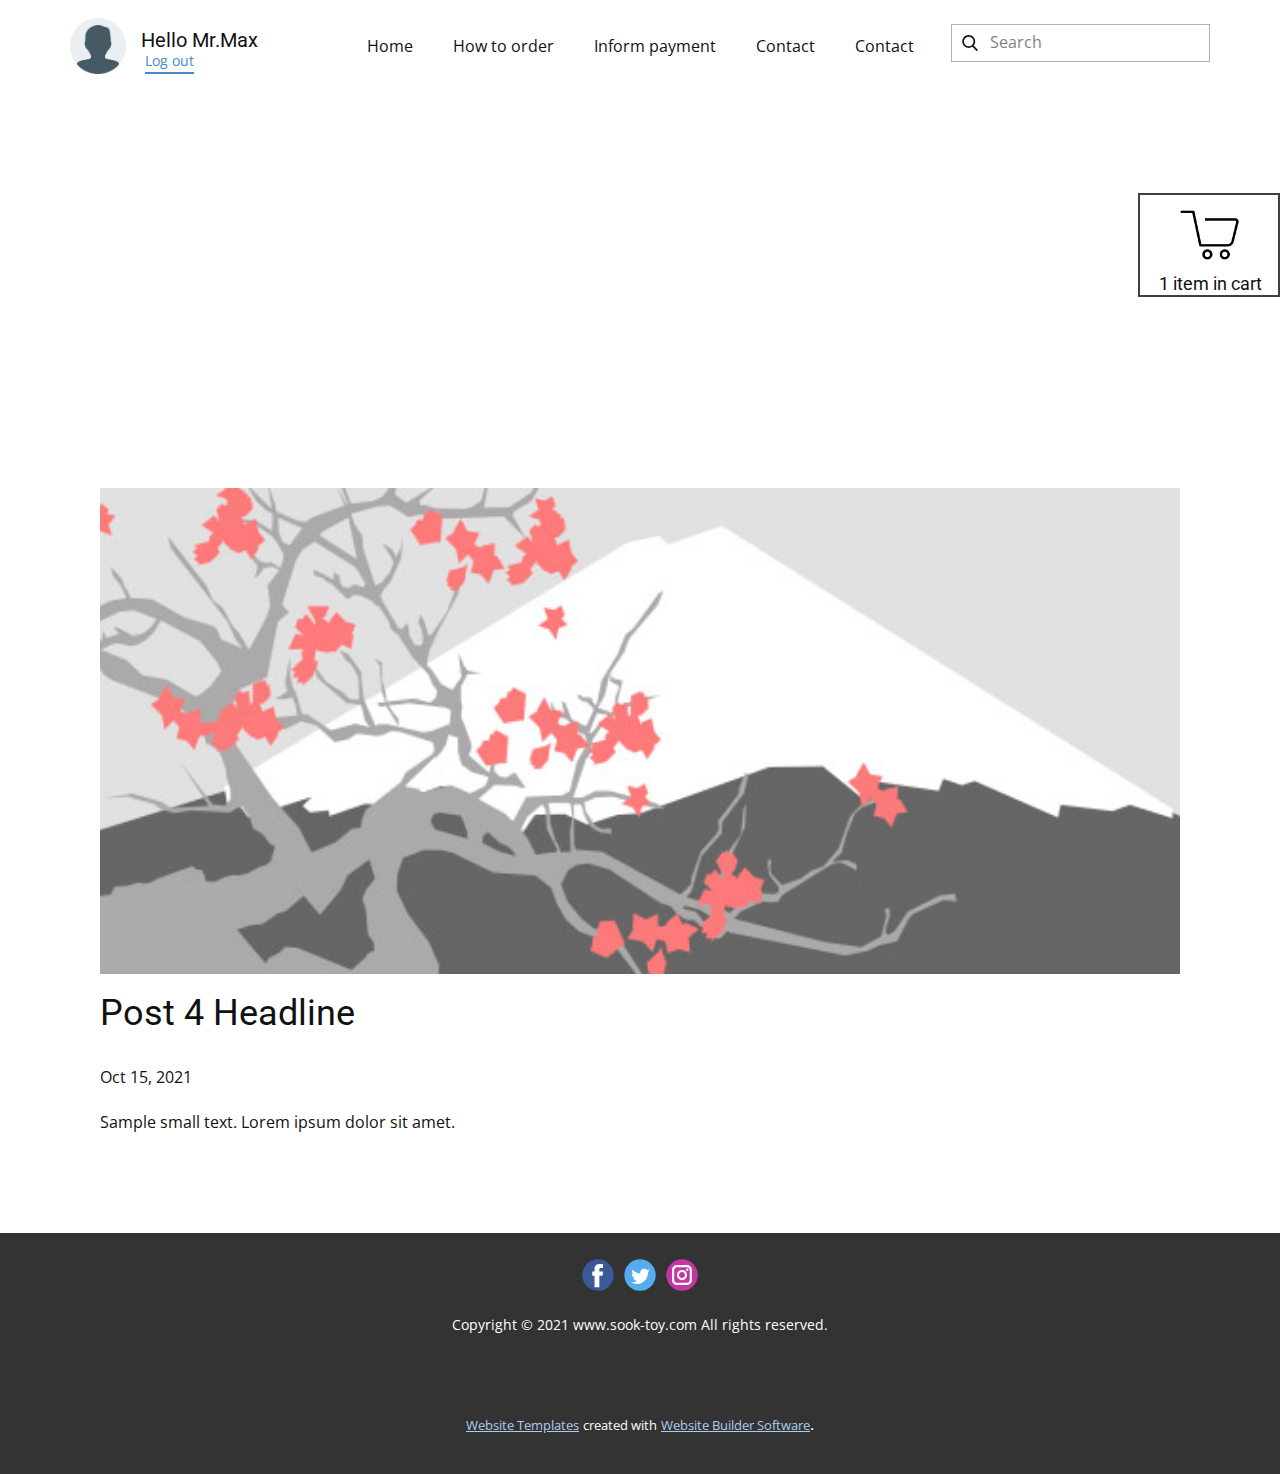
<file: blog/post-3.html>
<!doctype html>
<html style="font-size: 16px;"><head>
    <meta name="viewport" content="width=device-width, initial-scale=1.0">
    <meta charset="utf-8">
    <meta name="keywords" content="Post 1 Headline">
    <meta name="description" content="">
    <meta name="page_type" content="np-template-header-footer-from-plugin">
    <title>Post 4 Headline</title>
    <link rel="stylesheet" href="../nicepage.css" media="screen">
<link rel="stylesheet" href="../Post-Template.css" media="screen">
    <script class="u-script" type="text/javascript" src="../jquery.js" defer=""></script>
    <script class="u-script" type="text/javascript" src="../nicepage.js" defer=""></script>
    <meta name="generator" content="Nicepage 3.28.0, nicepage.com">
    <link id="u-theme-google-font" rel="stylesheet" href="https://fonts.googleapis.com/css?family=Roboto:100,100i,300,300i,400,400i,500,500i,700,700i,900,900i|Open+Sans:300,300i,400,400i,600,600i,700,700i,800,800i">
    
    
    <script type="application/ld+json">{
		"@context": "http://schema.org",
		"@type": "Organization",
		"name": "DES322",
		"logo": "images/user1.png",
		"sameAs": [
				"https://facebook.com/name",
				"https://twitter.com/name",
				"https://instagram.com/name"
		]
}</script>
    <meta name="theme-color" content="#478ac9">
    <meta name="twitter:site" content="@">
    <meta name="twitter:card" content="summary_large_image">
    <meta name="twitter:title" content="Post Template">
    <meta name="twitter:description" content="DES322">
  </head>
  <body class="u-body"><header class=" u-clearfix u-header u-section-row-container" id="sec-2fc6"><div class="u-section-rows" style="">
        <div class="u-align-left u-clearfix u-section-row u-white u-section-row-1" data-animation-name="" data-animation-duration="0" data-animation-delay="0" data-animation-direction="" id="sec-a9de">
          
          
          
          
          
          <style class="u-sticky-style" data-style-id="b555">.u-sticky-fixed.u-sticky-b555:before, .u-body.u-sticky-fixed .u-sticky-b555:before {
borders: top right bottom left !important
}</style>
          <div class="u-clearfix u-sheet u-valign-middle u-sheet-1">
            <nav class="u-menu u-menu-dropdown u-offcanvas u-menu-1">
              <div class="menu-collapse" style="font-size: 1rem; letter-spacing: 0px;">
                <a class="u-button-style u-custom-active-color u-custom-color u-custom-left-right-menu-spacing u-custom-padding-bottom u-custom-text-color u-custom-top-bottom-menu-spacing u-nav-link u-text-active-palette-1-base u-text-hover-palette-2-base" href="#">
                  <svg><use xmlns:xlink="http://www.w3.org/1999/xlink" xlink:href="#menu-hamburger"></use></svg>
                  <svg version="1.1" xmlns="http://www.w3.org/2000/svg" xmlns:xlink="http://www.w3.org/1999/xlink"><defs><symbol id="menu-hamburger" viewBox="0 0 16 16" style="width: 16px; height: 16px;"><rect y="1" width="16" height="2"></rect><rect y="7" width="16" height="2"></rect><rect y="13" width="16" height="2"></rect>
</symbol>
</defs></svg>
                </a>
              </div>
              <div class="u-custom-menu u-nav-container">
                <ul class="u-nav u-unstyled u-nav-1"><li class="u-nav-item"><a class="u-button-style u-nav-link u-text-active-palette-1-base u-text-body-color u-text-hover-palette-2-base" href="../Home.html" style="padding: 10px 20px;">Home</a>
</li><li class="u-nav-item"><a class="u-button-style u-nav-link u-text-active-palette-1-base u-text-body-color u-text-hover-palette-2-base" style="padding: 10px 20px;">How to order</a>
</li><li class="u-nav-item"><a class="u-button-style u-nav-link u-text-active-palette-1-base u-text-body-color u-text-hover-palette-2-base" style="padding: 10px 20px;">Inform payment</a>
</li><li class="u-nav-item"><a class="u-button-style u-nav-link u-text-active-palette-1-base u-text-body-color u-text-hover-palette-2-base" href="../Contact.html" style="padding: 10px 20px;">Contact</a>
</li><li class="u-nav-item"><a class="u-button-style u-nav-link u-text-active-palette-1-base u-text-body-color u-text-hover-palette-2-base" style="padding: 10px 20px;">Contact</a>
</li></ul>
              </div>
              <div class="u-custom-menu u-nav-container-collapse">
                <div class="u-black u-container-style u-inner-container-layout u-opacity u-opacity-95 u-sidenav">
                  <div class="u-inner-container-layout u-sidenav-overflow">
                    <div class="u-menu-close"></div>
                    <ul class="u-align-center u-nav u-popupmenu-items u-unstyled u-nav-2"><li class="u-nav-item"><a class="u-button-style u-nav-link" href="../Home.html" style="padding: 10px 20px;">Home</a>
</li><li class="u-nav-item"><a class="u-button-style u-nav-link" style="padding: 10px 20px;">How to order</a>
</li><li class="u-nav-item"><a class="u-button-style u-nav-link" style="padding: 10px 20px;">Inform payment</a>
</li><li class="u-nav-item"><a class="u-button-style u-nav-link" href="../Contact.html" style="padding: 10px 20px;">Contact</a>
</li><li class="u-nav-item"><a class="u-button-style u-nav-link" style="padding: 10px 20px;">Contact</a>
</li></ul>
                  </div>
                </div>
                <div class="u-black u-menu-overlay u-opacity u-opacity-70"></div>
              </div>
            </nav>
            <form action="#" method="get" class="u-border-1 u-border-grey-30 u-search u-search-left u-white u-search-1">
              <button class="u-search-button" type="submit">
                <span class="u-search-icon u-spacing-10">
                  <svg class="u-svg-link" preserveAspectRatio="xMidYMin slice" viewBox="0 0 56.966 56.966"><use xmlns:xlink="http://www.w3.org/1999/xlink" xlink:href="#svg-dff7"></use></svg>
                  <svg xmlns="http://www.w3.org/2000/svg" xmlns:xlink="http://www.w3.org/1999/xlink" version="1.1" id="svg-dff7" x="0px" y="0px" viewBox="0 0 56.966 56.966" style="enable-background:new 0 0 56.966 56.966;" xml:space="preserve" class="u-svg-content"><path d="M55.146,51.887L41.588,37.786c3.486-4.144,5.396-9.358,5.396-14.786c0-12.682-10.318-23-23-23s-23,10.318-23,23  s10.318,23,23,23c4.761,0,9.298-1.436,13.177-4.162l13.661,14.208c0.571,0.593,1.339,0.92,2.162,0.92  c0.779,0,1.518-0.297,2.079-0.837C56.255,54.982,56.293,53.08,55.146,51.887z M23.984,6c9.374,0,17,7.626,17,17s-7.626,17-17,17  s-17-7.626-17-17S14.61,6,23.984,6z"></path></svg>
                </span>
              </button>
              <input class="u-search-input" type="search" name="search" value="" placeholder="Search">
            </form>
            <a href="https://nicepage.com/html-website-builder" class="u-image u-logo u-image-1" data-image-width="512" data-image-height="512">
              <img src="../images/user1.png" class="u-logo-image u-logo-image-1">
            </a>
            <h5 class="u-text u-text-default u-text-1">Hello Mr.Max</h5>
            <a href="https://nicepage.com/css-templates" class="u-active-none u-border-2 u-border-active-palette-2-dark-1 u-border-hover-palette-2-base u-border-palette-1-base u-btn u-button-style u-hover-none u-none u-text-hover-palette-2-base u-text-palette-1-base u-btn-1">Log out</a>
          </div>
        </div>
        <div class="u-section-row u-sticky u-sticky-2984 u-section-row-2" id="sec-efd5">
          
          
          
          
          
          <div class="u-border-2 u-border-grey-75 u-container-style u-group u-shape-rectangle u-white u-group-1" data-href="../Cart.html" data-page-id="288608629">
            <div class="u-container-layout">
              <img class="u-align-center u-image u-image-default u-preserve-proportions u-image-2" src="../images/shopping-cart.png" alt="" data-image-width="512" data-image-height="512">
              <h6 class="u-text u-text-2">&nbsp; &nbsp;1 item in cart</h6>
            </div>
          </div>
        </div>
      </div></header>
    <section class="u-align-center u-clearfix u-section-1" id="sec-5c39">
      <div class="u-clearfix u-sheet u-valign-middle-md u-valign-middle-sm u-valign-middle-xs u-sheet-1"><!--post_details--><!--post_details_options_json--><!--{"source":""}--><!--/post_details_options_json--><!--blog_post-->
        <div class="u-container-style u-expanded-width u-post-details u-post-details-1">
          <div class="u-container-layout u-valign-middle u-container-layout-1"><!--blog_post_image-->
            <img alt="" class="u-blog-control u-expanded-width u-image u-image-default u-image-1" src="[data-uri]"><!--/blog_post_image--><!--blog_post_header-->
            <h2 class="u-blog-control u-text u-text-1">Post 4 Headline</h2><!--/blog_post_header--><!--blog_post_metadata-->
            <div class="u-blog-control u-metadata u-metadata-1"><!--blog_post_metadata_date-->
              <span class="u-meta-date u-meta-icon">Oct 15, 2021</span><!--/blog_post_metadata_date--><!--blog_post_metadata_category-->
              <!--/blog_post_metadata_category--><!--blog_post_metadata_comments-->
              <!--/blog_post_metadata_comments-->
            </div><!--/blog_post_metadata--><!--blog_post_content-->
            <div class="u-align-justify u-blog-control u-post-content u-text u-text-2 fr-view">
  Sample small text. Lorem ipsum dolor sit amet.
  </div><!--/blog_post_content-->
          </div>
        </div><!--/blog_post--><!--/post_details-->
      </div>
    </section>
    
    
    <footer class="u-align-center u-clearfix u-footer u-grey-80 u-footer" id="sec-4aa4"><div class="u-clearfix u-sheet u-sheet-1">
        <div class="u-social-icons u-spacing-10 u-social-icons-1">
          <a class="u-social-url" title="facebook" target="_blank" href="https://facebook.com/name"><span class="u-icon u-social-facebook u-social-icon u-icon-1"><svg class="u-svg-link" preserveAspectRatio="xMidYMin slice" viewBox="0 0 112 112" style=""><use xmlns:xlink="http://www.w3.org/1999/xlink" xlink:href="#svg-ac34"></use></svg><svg class="u-svg-content" viewBox="0 0 112 112" x="0" y="0" id="svg-ac34"><circle fill="currentColor" cx="56.1" cy="56.1" r="55"></circle><path fill="#FFFFFF" d="M73.5,31.6h-9.1c-1.4,0-3.6,0.8-3.6,3.9v8.5h12.6L72,58.3H60.8v40.8H43.9V58.3h-8V43.9h8v-9.2
c0-6.7,3.1-17,17-17h12.5v13.9H73.5z"></path></svg></span>
          </a>
          <a class="u-social-url" title="twitter" target="_blank" href="https://twitter.com/name"><span class="u-icon u-social-icon u-social-twitter u-icon-2"><svg class="u-svg-link" preserveAspectRatio="xMidYMin slice" viewBox="0 0 112 112" style=""><use xmlns:xlink="http://www.w3.org/1999/xlink" xlink:href="#svg-f9d4"></use></svg><svg class="u-svg-content" viewBox="0 0 112 112" x="0" y="0" id="svg-f9d4"><circle fill="currentColor" class="st0" cx="56.1" cy="56.1" r="55"></circle><path fill="#FFFFFF" d="M83.8,47.3c0,0.6,0,1.2,0,1.7c0,17.7-13.5,38.2-38.2,38.2C38,87.2,31,85,25,81.2c1,0.1,2.1,0.2,3.2,0.2
c6.3,0,12.1-2.1,16.7-5.7c-5.9-0.1-10.8-4-12.5-9.3c0.8,0.2,1.7,0.2,2.5,0.2c1.2,0,2.4-0.2,3.5-0.5c-6.1-1.2-10.8-6.7-10.8-13.1
c0-0.1,0-0.1,0-0.2c1.8,1,3.9,1.6,6.1,1.7c-3.6-2.4-6-6.5-6-11.2c0-2.5,0.7-4.8,1.8-6.7c6.6,8.1,16.5,13.5,27.6,14
c-0.2-1-0.3-2-0.3-3.1c0-7.4,6-13.4,13.4-13.4c3.9,0,7.3,1.6,9.8,4.2c3.1-0.6,5.9-1.7,8.5-3.3c-1,3.1-3.1,5.8-5.9,7.4
c2.7-0.3,5.3-1,7.7-2.1C88.7,43,86.4,45.4,83.8,47.3z"></path></svg></span>
          </a>
          <a class="u-social-url" title="instagram" target="_blank" href="https://instagram.com/name"><span class="u-icon u-social-icon u-social-instagram u-icon-3"><svg class="u-svg-link" preserveAspectRatio="xMidYMin slice" viewBox="0 0 112 112" style=""><use xmlns:xlink="http://www.w3.org/1999/xlink" xlink:href="#svg-a0a3"></use></svg><svg class="u-svg-content" viewBox="0 0 112 112" x="0" y="0" id="svg-a0a3"><circle fill="currentColor" cx="56.1" cy="56.1" r="55"></circle><path fill="#FFFFFF" d="M55.9,38.2c-9.9,0-17.9,8-17.9,17.9C38,66,46,74,55.9,74c9.9,0,17.9-8,17.9-17.9C73.8,46.2,65.8,38.2,55.9,38.2
z M55.9,66.4c-5.7,0-10.3-4.6-10.3-10.3c-0.1-5.7,4.6-10.3,10.3-10.3c5.7,0,10.3,4.6,10.3,10.3C66.2,61.8,61.6,66.4,55.9,66.4z"></path><path fill="#FFFFFF" d="M74.3,33.5c-2.3,0-4.2,1.9-4.2,4.2s1.9,4.2,4.2,4.2s4.2-1.9,4.2-4.2S76.6,33.5,74.3,33.5z"></path><path fill="#FFFFFF" d="M73.1,21.3H38.6c-9.7,0-17.5,7.9-17.5,17.5v34.5c0,9.7,7.9,17.6,17.5,17.6h34.5c9.7,0,17.5-7.9,17.5-17.5V38.8
C90.6,29.1,82.7,21.3,73.1,21.3z M83,73.3c0,5.5-4.5,9.9-9.9,9.9H38.6c-5.5,0-9.9-4.5-9.9-9.9V38.8c0-5.5,4.5-9.9,9.9-9.9h34.5
c5.5,0,9.9,4.5,9.9,9.9V73.3z"></path></svg></span>
          </a>
        </div>
        <p class="u-align-center u-small-text u-text u-text-variant u-text-1"> Copyright © 2021&nbsp;<a href="https://www.ame-shop.com/" class="u-active-none u-border-none u-btn u-button-link u-button-style u-hover-none u-none u-text-white u-btn-1">www.sook-toy.com</a>&nbsp;All rights reserved.<br>
          <br>
        </p>
      </div></footer>
    <section class="u-backlink u-clearfix u-grey-80">
      <a class="u-link" href="https://nicepage.com/website-templates" target="_blank">
        <span>Website Templates</span>
      </a>
      <p class="u-text">
        <span>created with</span>
      </p>
      <a class="u-link" href="" target="_blank">
        <span>Website Builder Software</span>
      </a>. 
    </section>
  
</body></html>
</file>
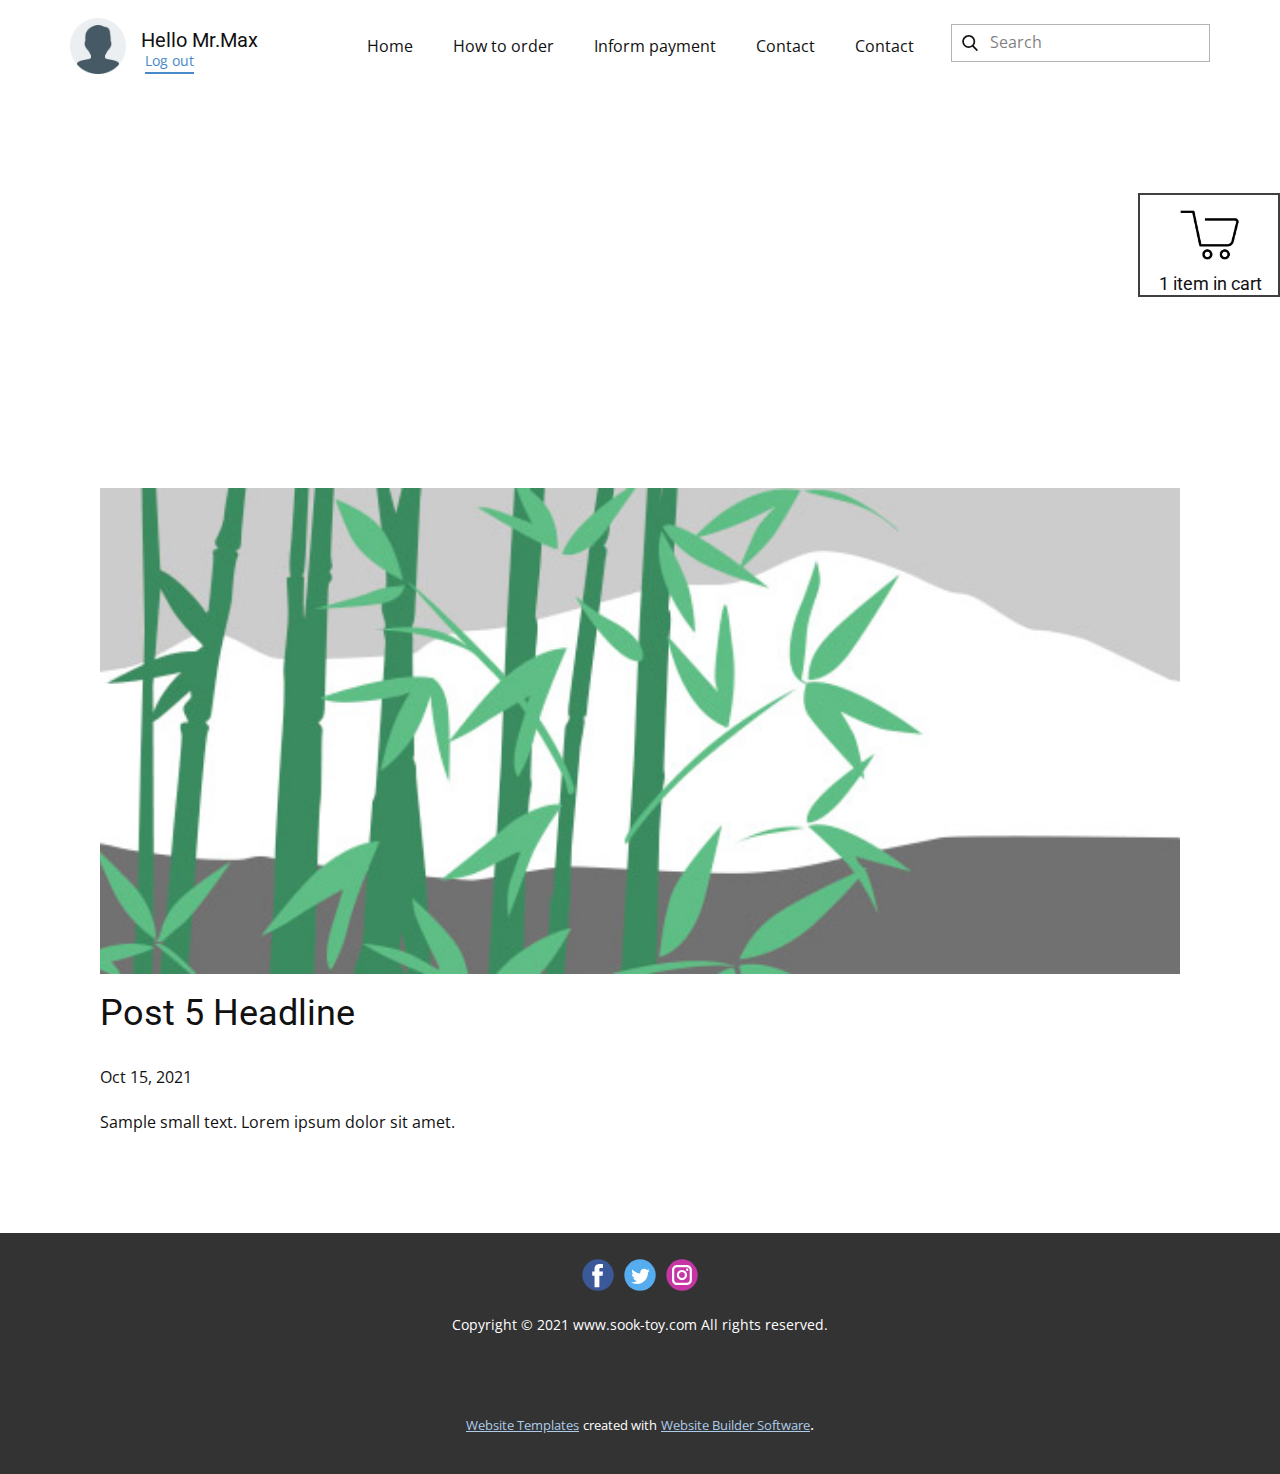
<file: blog/post-4.html>
<!doctype html>
<html style="font-size: 16px;"><head>
    <meta name="viewport" content="width=device-width, initial-scale=1.0">
    <meta charset="utf-8">
    <meta name="keywords" content="Post 1 Headline">
    <meta name="description" content="">
    <meta name="page_type" content="np-template-header-footer-from-plugin">
    <title>Post 5 Headline</title>
    <link rel="stylesheet" href="../nicepage.css" media="screen">
<link rel="stylesheet" href="../Post-Template.css" media="screen">
    <script class="u-script" type="text/javascript" src="../jquery.js" defer=""></script>
    <script class="u-script" type="text/javascript" src="../nicepage.js" defer=""></script>
    <meta name="generator" content="Nicepage 3.28.0, nicepage.com">
    <link id="u-theme-google-font" rel="stylesheet" href="https://fonts.googleapis.com/css?family=Roboto:100,100i,300,300i,400,400i,500,500i,700,700i,900,900i|Open+Sans:300,300i,400,400i,600,600i,700,700i,800,800i">
    
    
    <script type="application/ld+json">{
		"@context": "http://schema.org",
		"@type": "Organization",
		"name": "DES322",
		"logo": "images/user1.png",
		"sameAs": [
				"https://facebook.com/name",
				"https://twitter.com/name",
				"https://instagram.com/name"
		]
}</script>
    <meta name="theme-color" content="#478ac9">
    <meta name="twitter:site" content="@">
    <meta name="twitter:card" content="summary_large_image">
    <meta name="twitter:title" content="Post Template">
    <meta name="twitter:description" content="DES322">
  </head>
  <body class="u-body"><header class=" u-clearfix u-header u-section-row-container" id="sec-2fc6"><div class="u-section-rows" style="">
        <div class="u-align-left u-clearfix u-section-row u-white u-section-row-1" data-animation-name="" data-animation-duration="0" data-animation-delay="0" data-animation-direction="" id="sec-a9de">
          
          
          
          
          
          <style class="u-sticky-style" data-style-id="b555">.u-sticky-fixed.u-sticky-b555:before, .u-body.u-sticky-fixed .u-sticky-b555:before {
borders: top right bottom left !important
}</style>
          <div class="u-clearfix u-sheet u-valign-middle u-sheet-1">
            <nav class="u-menu u-menu-dropdown u-offcanvas u-menu-1">
              <div class="menu-collapse" style="font-size: 1rem; letter-spacing: 0px;">
                <a class="u-button-style u-custom-active-color u-custom-color u-custom-left-right-menu-spacing u-custom-padding-bottom u-custom-text-color u-custom-top-bottom-menu-spacing u-nav-link u-text-active-palette-1-base u-text-hover-palette-2-base" href="#">
                  <svg><use xmlns:xlink="http://www.w3.org/1999/xlink" xlink:href="#menu-hamburger"></use></svg>
                  <svg version="1.1" xmlns="http://www.w3.org/2000/svg" xmlns:xlink="http://www.w3.org/1999/xlink"><defs><symbol id="menu-hamburger" viewBox="0 0 16 16" style="width: 16px; height: 16px;"><rect y="1" width="16" height="2"></rect><rect y="7" width="16" height="2"></rect><rect y="13" width="16" height="2"></rect>
</symbol>
</defs></svg>
                </a>
              </div>
              <div class="u-custom-menu u-nav-container">
                <ul class="u-nav u-unstyled u-nav-1"><li class="u-nav-item"><a class="u-button-style u-nav-link u-text-active-palette-1-base u-text-body-color u-text-hover-palette-2-base" href="../Home.html" style="padding: 10px 20px;">Home</a>
</li><li class="u-nav-item"><a class="u-button-style u-nav-link u-text-active-palette-1-base u-text-body-color u-text-hover-palette-2-base" style="padding: 10px 20px;">How to order</a>
</li><li class="u-nav-item"><a class="u-button-style u-nav-link u-text-active-palette-1-base u-text-body-color u-text-hover-palette-2-base" style="padding: 10px 20px;">Inform payment</a>
</li><li class="u-nav-item"><a class="u-button-style u-nav-link u-text-active-palette-1-base u-text-body-color u-text-hover-palette-2-base" href="../Contact.html" style="padding: 10px 20px;">Contact</a>
</li><li class="u-nav-item"><a class="u-button-style u-nav-link u-text-active-palette-1-base u-text-body-color u-text-hover-palette-2-base" style="padding: 10px 20px;">Contact</a>
</li></ul>
              </div>
              <div class="u-custom-menu u-nav-container-collapse">
                <div class="u-black u-container-style u-inner-container-layout u-opacity u-opacity-95 u-sidenav">
                  <div class="u-inner-container-layout u-sidenav-overflow">
                    <div class="u-menu-close"></div>
                    <ul class="u-align-center u-nav u-popupmenu-items u-unstyled u-nav-2"><li class="u-nav-item"><a class="u-button-style u-nav-link" href="../Home.html" style="padding: 10px 20px;">Home</a>
</li><li class="u-nav-item"><a class="u-button-style u-nav-link" style="padding: 10px 20px;">How to order</a>
</li><li class="u-nav-item"><a class="u-button-style u-nav-link" style="padding: 10px 20px;">Inform payment</a>
</li><li class="u-nav-item"><a class="u-button-style u-nav-link" href="../Contact.html" style="padding: 10px 20px;">Contact</a>
</li><li class="u-nav-item"><a class="u-button-style u-nav-link" style="padding: 10px 20px;">Contact</a>
</li></ul>
                  </div>
                </div>
                <div class="u-black u-menu-overlay u-opacity u-opacity-70"></div>
              </div>
            </nav>
            <form action="#" method="get" class="u-border-1 u-border-grey-30 u-search u-search-left u-white u-search-1">
              <button class="u-search-button" type="submit">
                <span class="u-search-icon u-spacing-10">
                  <svg class="u-svg-link" preserveAspectRatio="xMidYMin slice" viewBox="0 0 56.966 56.966"><use xmlns:xlink="http://www.w3.org/1999/xlink" xlink:href="#svg-dff7"></use></svg>
                  <svg xmlns="http://www.w3.org/2000/svg" xmlns:xlink="http://www.w3.org/1999/xlink" version="1.1" id="svg-dff7" x="0px" y="0px" viewBox="0 0 56.966 56.966" style="enable-background:new 0 0 56.966 56.966;" xml:space="preserve" class="u-svg-content"><path d="M55.146,51.887L41.588,37.786c3.486-4.144,5.396-9.358,5.396-14.786c0-12.682-10.318-23-23-23s-23,10.318-23,23  s10.318,23,23,23c4.761,0,9.298-1.436,13.177-4.162l13.661,14.208c0.571,0.593,1.339,0.92,2.162,0.92  c0.779,0,1.518-0.297,2.079-0.837C56.255,54.982,56.293,53.08,55.146,51.887z M23.984,6c9.374,0,17,7.626,17,17s-7.626,17-17,17  s-17-7.626-17-17S14.61,6,23.984,6z"></path></svg>
                </span>
              </button>
              <input class="u-search-input" type="search" name="search" value="" placeholder="Search">
            </form>
            <a href="https://nicepage.com/html-website-builder" class="u-image u-logo u-image-1" data-image-width="512" data-image-height="512">
              <img src="../images/user1.png" class="u-logo-image u-logo-image-1">
            </a>
            <h5 class="u-text u-text-default u-text-1">Hello Mr.Max</h5>
            <a href="https://nicepage.com/css-templates" class="u-active-none u-border-2 u-border-active-palette-2-dark-1 u-border-hover-palette-2-base u-border-palette-1-base u-btn u-button-style u-hover-none u-none u-text-hover-palette-2-base u-text-palette-1-base u-btn-1">Log out</a>
          </div>
        </div>
        <div class="u-section-row u-sticky u-sticky-2984 u-section-row-2" id="sec-efd5">
          
          
          
          
          
          <div class="u-border-2 u-border-grey-75 u-container-style u-group u-shape-rectangle u-white u-group-1" data-href="../Cart.html" data-page-id="288608629">
            <div class="u-container-layout">
              <img class="u-align-center u-image u-image-default u-preserve-proportions u-image-2" src="../images/shopping-cart.png" alt="" data-image-width="512" data-image-height="512">
              <h6 class="u-text u-text-2">&nbsp; &nbsp;1 item in cart</h6>
            </div>
          </div>
        </div>
      </div></header>
    <section class="u-align-center u-clearfix u-section-1" id="sec-5c39">
      <div class="u-clearfix u-sheet u-valign-middle-md u-valign-middle-sm u-valign-middle-xs u-sheet-1"><!--post_details--><!--post_details_options_json--><!--{"source":""}--><!--/post_details_options_json--><!--blog_post-->
        <div class="u-container-style u-expanded-width u-post-details u-post-details-1">
          <div class="u-container-layout u-valign-middle u-container-layout-1"><!--blog_post_image-->
            <img alt="" class="u-blog-control u-expanded-width u-image u-image-default u-image-1" src="[data-uri]"><!--/blog_post_image--><!--blog_post_header-->
            <h2 class="u-blog-control u-text u-text-1">Post 5 Headline</h2><!--/blog_post_header--><!--blog_post_metadata-->
            <div class="u-blog-control u-metadata u-metadata-1"><!--blog_post_metadata_date-->
              <span class="u-meta-date u-meta-icon">Oct 15, 2021</span><!--/blog_post_metadata_date--><!--blog_post_metadata_category-->
              <!--/blog_post_metadata_category--><!--blog_post_metadata_comments-->
              <!--/blog_post_metadata_comments-->
            </div><!--/blog_post_metadata--><!--blog_post_content-->
            <div class="u-align-justify u-blog-control u-post-content u-text u-text-2 fr-view">
  Sample small text. Lorem ipsum dolor sit amet.
  </div><!--/blog_post_content-->
          </div>
        </div><!--/blog_post--><!--/post_details-->
      </div>
    </section>
    
    
    <footer class="u-align-center u-clearfix u-footer u-grey-80 u-footer" id="sec-4aa4"><div class="u-clearfix u-sheet u-sheet-1">
        <div class="u-social-icons u-spacing-10 u-social-icons-1">
          <a class="u-social-url" title="facebook" target="_blank" href="https://facebook.com/name"><span class="u-icon u-social-facebook u-social-icon u-icon-1"><svg class="u-svg-link" preserveAspectRatio="xMidYMin slice" viewBox="0 0 112 112" style=""><use xmlns:xlink="http://www.w3.org/1999/xlink" xlink:href="#svg-ac34"></use></svg><svg class="u-svg-content" viewBox="0 0 112 112" x="0" y="0" id="svg-ac34"><circle fill="currentColor" cx="56.1" cy="56.1" r="55"></circle><path fill="#FFFFFF" d="M73.5,31.6h-9.1c-1.4,0-3.6,0.8-3.6,3.9v8.5h12.6L72,58.3H60.8v40.8H43.9V58.3h-8V43.9h8v-9.2
c0-6.7,3.1-17,17-17h12.5v13.9H73.5z"></path></svg></span>
          </a>
          <a class="u-social-url" title="twitter" target="_blank" href="https://twitter.com/name"><span class="u-icon u-social-icon u-social-twitter u-icon-2"><svg class="u-svg-link" preserveAspectRatio="xMidYMin slice" viewBox="0 0 112 112" style=""><use xmlns:xlink="http://www.w3.org/1999/xlink" xlink:href="#svg-f9d4"></use></svg><svg class="u-svg-content" viewBox="0 0 112 112" x="0" y="0" id="svg-f9d4"><circle fill="currentColor" class="st0" cx="56.1" cy="56.1" r="55"></circle><path fill="#FFFFFF" d="M83.8,47.3c0,0.6,0,1.2,0,1.7c0,17.7-13.5,38.2-38.2,38.2C38,87.2,31,85,25,81.2c1,0.1,2.1,0.2,3.2,0.2
c6.3,0,12.1-2.1,16.7-5.7c-5.9-0.1-10.8-4-12.5-9.3c0.8,0.2,1.7,0.2,2.5,0.2c1.2,0,2.4-0.2,3.5-0.5c-6.1-1.2-10.8-6.7-10.8-13.1
c0-0.1,0-0.1,0-0.2c1.8,1,3.9,1.6,6.1,1.7c-3.6-2.4-6-6.5-6-11.2c0-2.5,0.7-4.8,1.8-6.7c6.6,8.1,16.5,13.5,27.6,14
c-0.2-1-0.3-2-0.3-3.1c0-7.4,6-13.4,13.4-13.4c3.9,0,7.3,1.6,9.8,4.2c3.1-0.6,5.9-1.7,8.5-3.3c-1,3.1-3.1,5.8-5.9,7.4
c2.7-0.3,5.3-1,7.7-2.1C88.7,43,86.4,45.4,83.8,47.3z"></path></svg></span>
          </a>
          <a class="u-social-url" title="instagram" target="_blank" href="https://instagram.com/name"><span class="u-icon u-social-icon u-social-instagram u-icon-3"><svg class="u-svg-link" preserveAspectRatio="xMidYMin slice" viewBox="0 0 112 112" style=""><use xmlns:xlink="http://www.w3.org/1999/xlink" xlink:href="#svg-a0a3"></use></svg><svg class="u-svg-content" viewBox="0 0 112 112" x="0" y="0" id="svg-a0a3"><circle fill="currentColor" cx="56.1" cy="56.1" r="55"></circle><path fill="#FFFFFF" d="M55.9,38.2c-9.9,0-17.9,8-17.9,17.9C38,66,46,74,55.9,74c9.9,0,17.9-8,17.9-17.9C73.8,46.2,65.8,38.2,55.9,38.2
z M55.9,66.4c-5.7,0-10.3-4.6-10.3-10.3c-0.1-5.7,4.6-10.3,10.3-10.3c5.7,0,10.3,4.6,10.3,10.3C66.2,61.8,61.6,66.4,55.9,66.4z"></path><path fill="#FFFFFF" d="M74.3,33.5c-2.3,0-4.2,1.9-4.2,4.2s1.9,4.2,4.2,4.2s4.2-1.9,4.2-4.2S76.6,33.5,74.3,33.5z"></path><path fill="#FFFFFF" d="M73.1,21.3H38.6c-9.7,0-17.5,7.9-17.5,17.5v34.5c0,9.7,7.9,17.6,17.5,17.6h34.5c9.7,0,17.5-7.9,17.5-17.5V38.8
C90.6,29.1,82.7,21.3,73.1,21.3z M83,73.3c0,5.5-4.5,9.9-9.9,9.9H38.6c-5.5,0-9.9-4.5-9.9-9.9V38.8c0-5.5,4.5-9.9,9.9-9.9h34.5
c5.5,0,9.9,4.5,9.9,9.9V73.3z"></path></svg></span>
          </a>
        </div>
        <p class="u-align-center u-small-text u-text u-text-variant u-text-1"> Copyright © 2021&nbsp;<a href="https://www.ame-shop.com/" class="u-active-none u-border-none u-btn u-button-link u-button-style u-hover-none u-none u-text-white u-btn-1">www.sook-toy.com</a>&nbsp;All rights reserved.<br>
          <br>
        </p>
      </div></footer>
    <section class="u-backlink u-clearfix u-grey-80">
      <a class="u-link" href="https://nicepage.com/website-templates" target="_blank">
        <span>Website Templates</span>
      </a>
      <p class="u-text">
        <span>created with</span>
      </p>
      <a class="u-link" href="" target="_blank">
        <span>Website Builder Software</span>
      </a>. 
    </section>
  
</body></html>
</file>
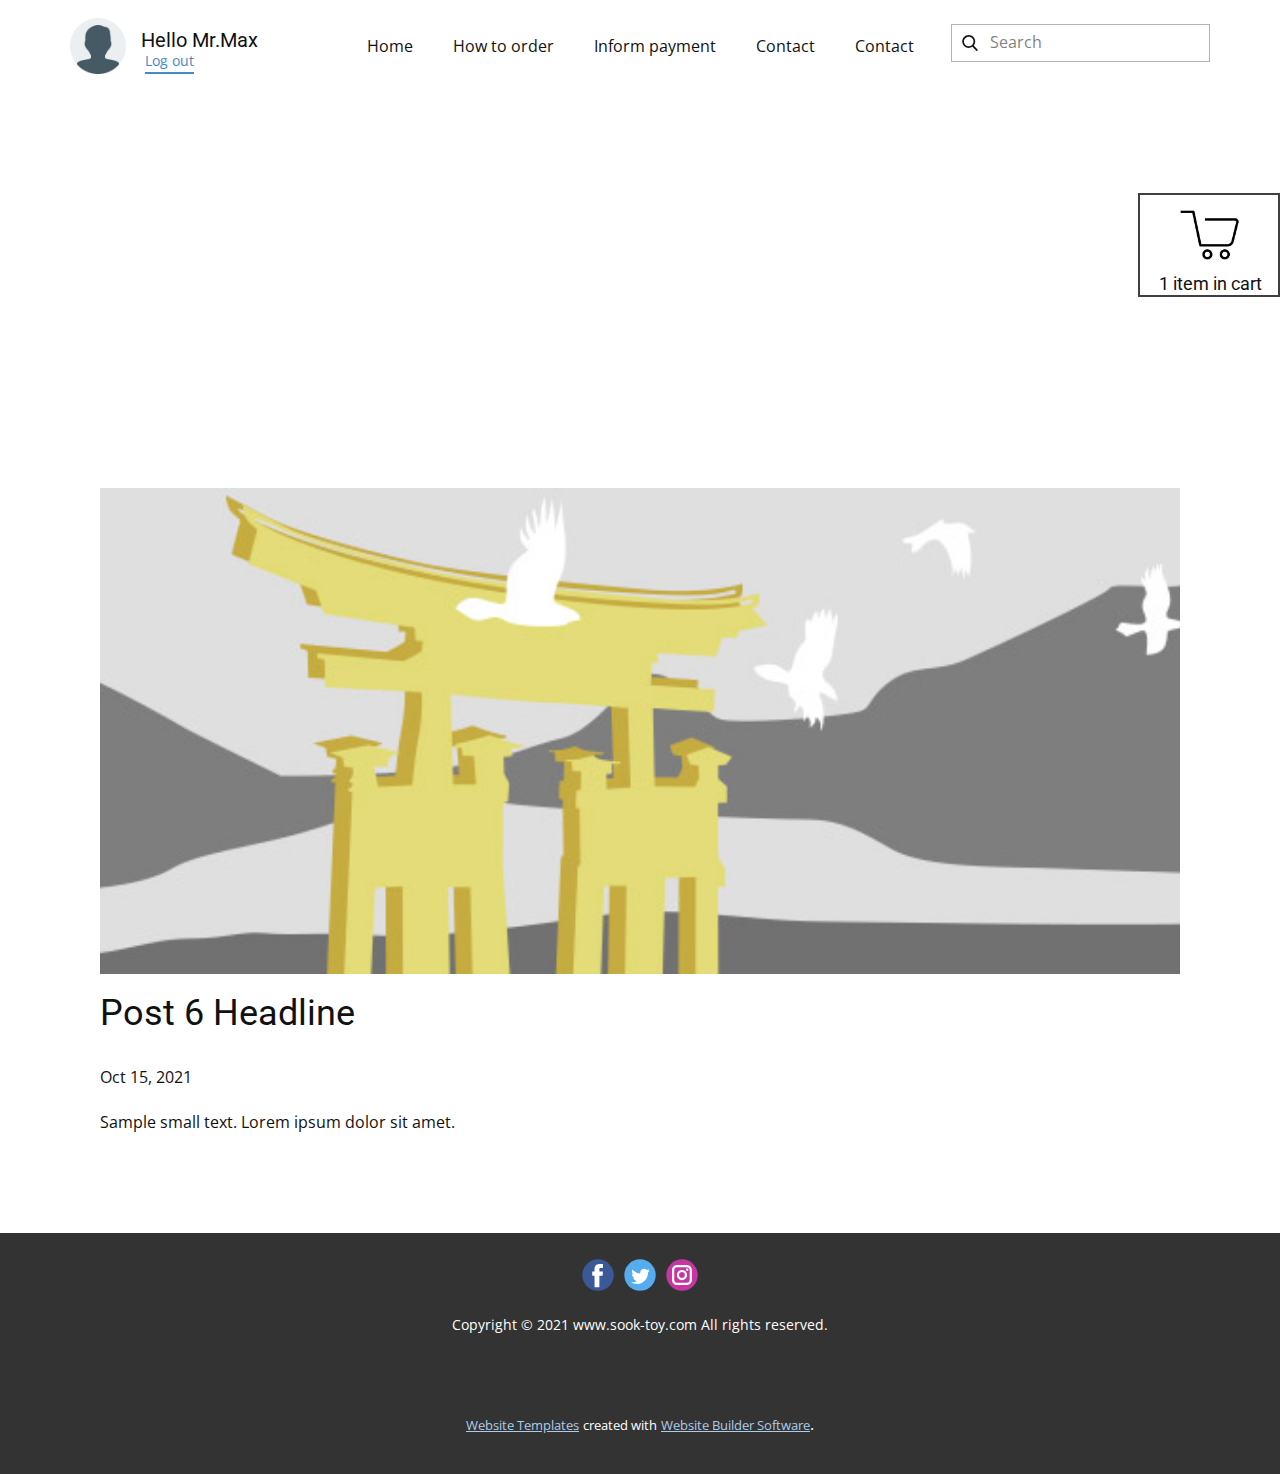
<file: blog/post-5.html>
<!doctype html>
<html style="font-size: 16px;"><head>
    <meta name="viewport" content="width=device-width, initial-scale=1.0">
    <meta charset="utf-8">
    <meta name="keywords" content="Post 1 Headline">
    <meta name="description" content="">
    <meta name="page_type" content="np-template-header-footer-from-plugin">
    <title>Post 6 Headline</title>
    <link rel="stylesheet" href="../nicepage.css" media="screen">
<link rel="stylesheet" href="../Post-Template.css" media="screen">
    <script class="u-script" type="text/javascript" src="../jquery.js" defer=""></script>
    <script class="u-script" type="text/javascript" src="../nicepage.js" defer=""></script>
    <meta name="generator" content="Nicepage 3.28.0, nicepage.com">
    <link id="u-theme-google-font" rel="stylesheet" href="https://fonts.googleapis.com/css?family=Roboto:100,100i,300,300i,400,400i,500,500i,700,700i,900,900i|Open+Sans:300,300i,400,400i,600,600i,700,700i,800,800i">
    
    
    <script type="application/ld+json">{
		"@context": "http://schema.org",
		"@type": "Organization",
		"name": "DES322",
		"logo": "images/user1.png",
		"sameAs": [
				"https://facebook.com/name",
				"https://twitter.com/name",
				"https://instagram.com/name"
		]
}</script>
    <meta name="theme-color" content="#478ac9">
    <meta name="twitter:site" content="@">
    <meta name="twitter:card" content="summary_large_image">
    <meta name="twitter:title" content="Post Template">
    <meta name="twitter:description" content="DES322">
  </head>
  <body class="u-body"><header class=" u-clearfix u-header u-section-row-container" id="sec-2fc6"><div class="u-section-rows" style="">
        <div class="u-align-left u-clearfix u-section-row u-white u-section-row-1" data-animation-name="" data-animation-duration="0" data-animation-delay="0" data-animation-direction="" id="sec-a9de">
          
          
          
          
          
          <style class="u-sticky-style" data-style-id="b555">.u-sticky-fixed.u-sticky-b555:before, .u-body.u-sticky-fixed .u-sticky-b555:before {
borders: top right bottom left !important
}</style>
          <div class="u-clearfix u-sheet u-valign-middle u-sheet-1">
            <nav class="u-menu u-menu-dropdown u-offcanvas u-menu-1">
              <div class="menu-collapse" style="font-size: 1rem; letter-spacing: 0px;">
                <a class="u-button-style u-custom-active-color u-custom-color u-custom-left-right-menu-spacing u-custom-padding-bottom u-custom-text-color u-custom-top-bottom-menu-spacing u-nav-link u-text-active-palette-1-base u-text-hover-palette-2-base" href="#">
                  <svg><use xmlns:xlink="http://www.w3.org/1999/xlink" xlink:href="#menu-hamburger"></use></svg>
                  <svg version="1.1" xmlns="http://www.w3.org/2000/svg" xmlns:xlink="http://www.w3.org/1999/xlink"><defs><symbol id="menu-hamburger" viewBox="0 0 16 16" style="width: 16px; height: 16px;"><rect y="1" width="16" height="2"></rect><rect y="7" width="16" height="2"></rect><rect y="13" width="16" height="2"></rect>
</symbol>
</defs></svg>
                </a>
              </div>
              <div class="u-custom-menu u-nav-container">
                <ul class="u-nav u-unstyled u-nav-1"><li class="u-nav-item"><a class="u-button-style u-nav-link u-text-active-palette-1-base u-text-body-color u-text-hover-palette-2-base" href="../Home.html" style="padding: 10px 20px;">Home</a>
</li><li class="u-nav-item"><a class="u-button-style u-nav-link u-text-active-palette-1-base u-text-body-color u-text-hover-palette-2-base" style="padding: 10px 20px;">How to order</a>
</li><li class="u-nav-item"><a class="u-button-style u-nav-link u-text-active-palette-1-base u-text-body-color u-text-hover-palette-2-base" style="padding: 10px 20px;">Inform payment</a>
</li><li class="u-nav-item"><a class="u-button-style u-nav-link u-text-active-palette-1-base u-text-body-color u-text-hover-palette-2-base" href="../Contact.html" style="padding: 10px 20px;">Contact</a>
</li><li class="u-nav-item"><a class="u-button-style u-nav-link u-text-active-palette-1-base u-text-body-color u-text-hover-palette-2-base" style="padding: 10px 20px;">Contact</a>
</li></ul>
              </div>
              <div class="u-custom-menu u-nav-container-collapse">
                <div class="u-black u-container-style u-inner-container-layout u-opacity u-opacity-95 u-sidenav">
                  <div class="u-inner-container-layout u-sidenav-overflow">
                    <div class="u-menu-close"></div>
                    <ul class="u-align-center u-nav u-popupmenu-items u-unstyled u-nav-2"><li class="u-nav-item"><a class="u-button-style u-nav-link" href="../Home.html" style="padding: 10px 20px;">Home</a>
</li><li class="u-nav-item"><a class="u-button-style u-nav-link" style="padding: 10px 20px;">How to order</a>
</li><li class="u-nav-item"><a class="u-button-style u-nav-link" style="padding: 10px 20px;">Inform payment</a>
</li><li class="u-nav-item"><a class="u-button-style u-nav-link" href="../Contact.html" style="padding: 10px 20px;">Contact</a>
</li><li class="u-nav-item"><a class="u-button-style u-nav-link" style="padding: 10px 20px;">Contact</a>
</li></ul>
                  </div>
                </div>
                <div class="u-black u-menu-overlay u-opacity u-opacity-70"></div>
              </div>
            </nav>
            <form action="#" method="get" class="u-border-1 u-border-grey-30 u-search u-search-left u-white u-search-1">
              <button class="u-search-button" type="submit">
                <span class="u-search-icon u-spacing-10">
                  <svg class="u-svg-link" preserveAspectRatio="xMidYMin slice" viewBox="0 0 56.966 56.966"><use xmlns:xlink="http://www.w3.org/1999/xlink" xlink:href="#svg-dff7"></use></svg>
                  <svg xmlns="http://www.w3.org/2000/svg" xmlns:xlink="http://www.w3.org/1999/xlink" version="1.1" id="svg-dff7" x="0px" y="0px" viewBox="0 0 56.966 56.966" style="enable-background:new 0 0 56.966 56.966;" xml:space="preserve" class="u-svg-content"><path d="M55.146,51.887L41.588,37.786c3.486-4.144,5.396-9.358,5.396-14.786c0-12.682-10.318-23-23-23s-23,10.318-23,23  s10.318,23,23,23c4.761,0,9.298-1.436,13.177-4.162l13.661,14.208c0.571,0.593,1.339,0.92,2.162,0.92  c0.779,0,1.518-0.297,2.079-0.837C56.255,54.982,56.293,53.08,55.146,51.887z M23.984,6c9.374,0,17,7.626,17,17s-7.626,17-17,17  s-17-7.626-17-17S14.61,6,23.984,6z"></path></svg>
                </span>
              </button>
              <input class="u-search-input" type="search" name="search" value="" placeholder="Search">
            </form>
            <a href="https://nicepage.com/html-website-builder" class="u-image u-logo u-image-1" data-image-width="512" data-image-height="512">
              <img src="../images/user1.png" class="u-logo-image u-logo-image-1">
            </a>
            <h5 class="u-text u-text-default u-text-1">Hello Mr.Max</h5>
            <a href="https://nicepage.com/css-templates" class="u-active-none u-border-2 u-border-active-palette-2-dark-1 u-border-hover-palette-2-base u-border-palette-1-base u-btn u-button-style u-hover-none u-none u-text-hover-palette-2-base u-text-palette-1-base u-btn-1">Log out</a>
          </div>
        </div>
        <div class="u-section-row u-sticky u-sticky-2984 u-section-row-2" id="sec-efd5">
          
          
          
          
          
          <div class="u-border-2 u-border-grey-75 u-container-style u-group u-shape-rectangle u-white u-group-1" data-href="../Cart.html" data-page-id="288608629">
            <div class="u-container-layout">
              <img class="u-align-center u-image u-image-default u-preserve-proportions u-image-2" src="../images/shopping-cart.png" alt="" data-image-width="512" data-image-height="512">
              <h6 class="u-text u-text-2">&nbsp; &nbsp;1 item in cart</h6>
            </div>
          </div>
        </div>
      </div></header>
    <section class="u-align-center u-clearfix u-section-1" id="sec-5c39">
      <div class="u-clearfix u-sheet u-valign-middle-md u-valign-middle-sm u-valign-middle-xs u-sheet-1"><!--post_details--><!--post_details_options_json--><!--{"source":""}--><!--/post_details_options_json--><!--blog_post-->
        <div class="u-container-style u-expanded-width u-post-details u-post-details-1">
          <div class="u-container-layout u-valign-middle u-container-layout-1"><!--blog_post_image-->
            <img alt="" class="u-blog-control u-expanded-width u-image u-image-default u-image-1" src="[data-uri]"><!--/blog_post_image--><!--blog_post_header-->
            <h2 class="u-blog-control u-text u-text-1">Post 6 Headline</h2><!--/blog_post_header--><!--blog_post_metadata-->
            <div class="u-blog-control u-metadata u-metadata-1"><!--blog_post_metadata_date-->
              <span class="u-meta-date u-meta-icon">Oct 15, 2021</span><!--/blog_post_metadata_date--><!--blog_post_metadata_category-->
              <!--/blog_post_metadata_category--><!--blog_post_metadata_comments-->
              <!--/blog_post_metadata_comments-->
            </div><!--/blog_post_metadata--><!--blog_post_content-->
            <div class="u-align-justify u-blog-control u-post-content u-text u-text-2 fr-view">
  Sample small text. Lorem ipsum dolor sit amet.
  </div><!--/blog_post_content-->
          </div>
        </div><!--/blog_post--><!--/post_details-->
      </div>
    </section>
    
    
    <footer class="u-align-center u-clearfix u-footer u-grey-80 u-footer" id="sec-4aa4"><div class="u-clearfix u-sheet u-sheet-1">
        <div class="u-social-icons u-spacing-10 u-social-icons-1">
          <a class="u-social-url" title="facebook" target="_blank" href="https://facebook.com/name"><span class="u-icon u-social-facebook u-social-icon u-icon-1"><svg class="u-svg-link" preserveAspectRatio="xMidYMin slice" viewBox="0 0 112 112" style=""><use xmlns:xlink="http://www.w3.org/1999/xlink" xlink:href="#svg-ac34"></use></svg><svg class="u-svg-content" viewBox="0 0 112 112" x="0" y="0" id="svg-ac34"><circle fill="currentColor" cx="56.1" cy="56.1" r="55"></circle><path fill="#FFFFFF" d="M73.5,31.6h-9.1c-1.4,0-3.6,0.8-3.6,3.9v8.5h12.6L72,58.3H60.8v40.8H43.9V58.3h-8V43.9h8v-9.2
c0-6.7,3.1-17,17-17h12.5v13.9H73.5z"></path></svg></span>
          </a>
          <a class="u-social-url" title="twitter" target="_blank" href="https://twitter.com/name"><span class="u-icon u-social-icon u-social-twitter u-icon-2"><svg class="u-svg-link" preserveAspectRatio="xMidYMin slice" viewBox="0 0 112 112" style=""><use xmlns:xlink="http://www.w3.org/1999/xlink" xlink:href="#svg-f9d4"></use></svg><svg class="u-svg-content" viewBox="0 0 112 112" x="0" y="0" id="svg-f9d4"><circle fill="currentColor" class="st0" cx="56.1" cy="56.1" r="55"></circle><path fill="#FFFFFF" d="M83.8,47.3c0,0.6,0,1.2,0,1.7c0,17.7-13.5,38.2-38.2,38.2C38,87.2,31,85,25,81.2c1,0.1,2.1,0.2,3.2,0.2
c6.3,0,12.1-2.1,16.7-5.7c-5.9-0.1-10.8-4-12.5-9.3c0.8,0.2,1.7,0.2,2.5,0.2c1.2,0,2.4-0.2,3.5-0.5c-6.1-1.2-10.8-6.7-10.8-13.1
c0-0.1,0-0.1,0-0.2c1.8,1,3.9,1.6,6.1,1.7c-3.6-2.4-6-6.5-6-11.2c0-2.5,0.7-4.8,1.8-6.7c6.6,8.1,16.5,13.5,27.6,14
c-0.2-1-0.3-2-0.3-3.1c0-7.4,6-13.4,13.4-13.4c3.9,0,7.3,1.6,9.8,4.2c3.1-0.6,5.9-1.7,8.5-3.3c-1,3.1-3.1,5.8-5.9,7.4
c2.7-0.3,5.3-1,7.7-2.1C88.7,43,86.4,45.4,83.8,47.3z"></path></svg></span>
          </a>
          <a class="u-social-url" title="instagram" target="_blank" href="https://instagram.com/name"><span class="u-icon u-social-icon u-social-instagram u-icon-3"><svg class="u-svg-link" preserveAspectRatio="xMidYMin slice" viewBox="0 0 112 112" style=""><use xmlns:xlink="http://www.w3.org/1999/xlink" xlink:href="#svg-a0a3"></use></svg><svg class="u-svg-content" viewBox="0 0 112 112" x="0" y="0" id="svg-a0a3"><circle fill="currentColor" cx="56.1" cy="56.1" r="55"></circle><path fill="#FFFFFF" d="M55.9,38.2c-9.9,0-17.9,8-17.9,17.9C38,66,46,74,55.9,74c9.9,0,17.9-8,17.9-17.9C73.8,46.2,65.8,38.2,55.9,38.2
z M55.9,66.4c-5.7,0-10.3-4.6-10.3-10.3c-0.1-5.7,4.6-10.3,10.3-10.3c5.7,0,10.3,4.6,10.3,10.3C66.2,61.8,61.6,66.4,55.9,66.4z"></path><path fill="#FFFFFF" d="M74.3,33.5c-2.3,0-4.2,1.9-4.2,4.2s1.9,4.2,4.2,4.2s4.2-1.9,4.2-4.2S76.6,33.5,74.3,33.5z"></path><path fill="#FFFFFF" d="M73.1,21.3H38.6c-9.7,0-17.5,7.9-17.5,17.5v34.5c0,9.7,7.9,17.6,17.5,17.6h34.5c9.7,0,17.5-7.9,17.5-17.5V38.8
C90.6,29.1,82.7,21.3,73.1,21.3z M83,73.3c0,5.5-4.5,9.9-9.9,9.9H38.6c-5.5,0-9.9-4.5-9.9-9.9V38.8c0-5.5,4.5-9.9,9.9-9.9h34.5
c5.5,0,9.9,4.5,9.9,9.9V73.3z"></path></svg></span>
          </a>
        </div>
        <p class="u-align-center u-small-text u-text u-text-variant u-text-1"> Copyright © 2021&nbsp;<a href="https://www.ame-shop.com/" class="u-active-none u-border-none u-btn u-button-link u-button-style u-hover-none u-none u-text-white u-btn-1">www.sook-toy.com</a>&nbsp;All rights reserved.<br>
          <br>
        </p>
      </div></footer>
    <section class="u-backlink u-clearfix u-grey-80">
      <a class="u-link" href="https://nicepage.com/website-templates" target="_blank">
        <span>Website Templates</span>
      </a>
      <p class="u-text">
        <span>created with</span>
      </p>
      <a class="u-link" href="" target="_blank">
        <span>Website Builder Software</span>
      </a>. 
    </section>
  
</body></html>
</file>
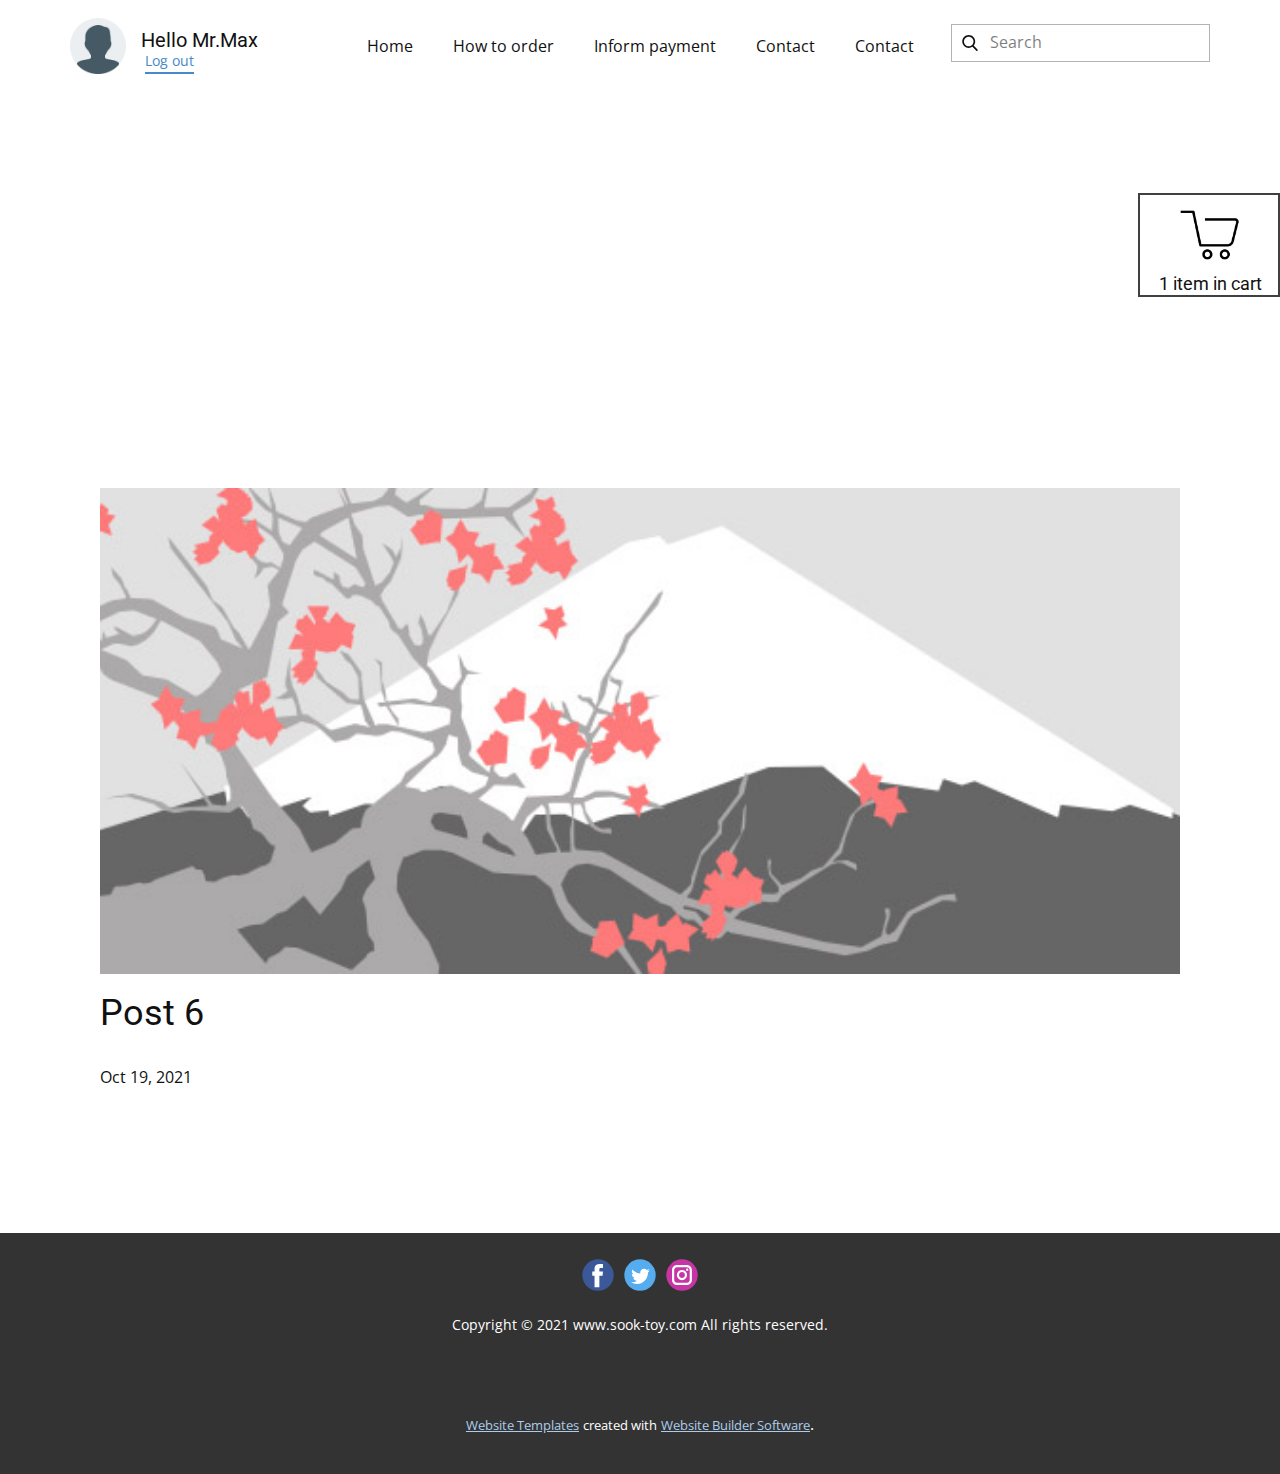
<file: blog/post-6.html>
<!doctype html>
<html style="font-size: 16px;"><head>
    <meta name="viewport" content="width=device-width, initial-scale=1.0">
    <meta charset="utf-8">
    <meta name="keywords" content="Post 1 Headline">
    <meta name="description" content="">
    <meta name="page_type" content="np-template-header-footer-from-plugin">
    <title>Post 6</title>
    <link rel="stylesheet" href="../nicepage.css" media="screen">
<link rel="stylesheet" href="../Post-Template.css" media="screen">
    <script class="u-script" type="text/javascript" src="../jquery.js" defer=""></script>
    <script class="u-script" type="text/javascript" src="../nicepage.js" defer=""></script>
    <meta name="generator" content="Nicepage 3.28.0, nicepage.com">
    <link id="u-theme-google-font" rel="stylesheet" href="https://fonts.googleapis.com/css?family=Roboto:100,100i,300,300i,400,400i,500,500i,700,700i,900,900i|Open+Sans:300,300i,400,400i,600,600i,700,700i,800,800i">
    
    
    <script type="application/ld+json">{
		"@context": "http://schema.org",
		"@type": "Organization",
		"name": "DES322",
		"logo": "images/user1.png",
		"sameAs": [
				"https://facebook.com/name",
				"https://twitter.com/name",
				"https://instagram.com/name"
		]
}</script>
    <meta name="theme-color" content="#478ac9">
    <meta name="twitter:site" content="@">
    <meta name="twitter:card" content="summary_large_image">
    <meta name="twitter:title" content="Post Template">
    <meta name="twitter:description" content="DES322">
  </head>
  <body class="u-body"><header class=" u-clearfix u-header u-section-row-container" id="sec-2fc6"><div class="u-section-rows" style="">
        <div class="u-align-left u-clearfix u-section-row u-white u-section-row-1" data-animation-name="" data-animation-duration="0" data-animation-delay="0" data-animation-direction="" id="sec-a9de">
          
          
          
          
          
          <style class="u-sticky-style" data-style-id="b555">.u-sticky-fixed.u-sticky-b555:before, .u-body.u-sticky-fixed .u-sticky-b555:before {
borders: top right bottom left !important
}</style>
          <div class="u-clearfix u-sheet u-valign-middle u-sheet-1">
            <nav class="u-menu u-menu-dropdown u-offcanvas u-menu-1">
              <div class="menu-collapse" style="font-size: 1rem; letter-spacing: 0px;">
                <a class="u-button-style u-custom-active-color u-custom-color u-custom-left-right-menu-spacing u-custom-padding-bottom u-custom-text-color u-custom-top-bottom-menu-spacing u-nav-link u-text-active-palette-1-base u-text-hover-palette-2-base" href="#">
                  <svg><use xmlns:xlink="http://www.w3.org/1999/xlink" xlink:href="#menu-hamburger"></use></svg>
                  <svg version="1.1" xmlns="http://www.w3.org/2000/svg" xmlns:xlink="http://www.w3.org/1999/xlink"><defs><symbol id="menu-hamburger" viewBox="0 0 16 16" style="width: 16px; height: 16px;"><rect y="1" width="16" height="2"></rect><rect y="7" width="16" height="2"></rect><rect y="13" width="16" height="2"></rect>
</symbol>
</defs></svg>
                </a>
              </div>
              <div class="u-custom-menu u-nav-container">
                <ul class="u-nav u-unstyled u-nav-1"><li class="u-nav-item"><a class="u-button-style u-nav-link u-text-active-palette-1-base u-text-body-color u-text-hover-palette-2-base" href="../Home.html" style="padding: 10px 20px;">Home</a>
</li><li class="u-nav-item"><a class="u-button-style u-nav-link u-text-active-palette-1-base u-text-body-color u-text-hover-palette-2-base" style="padding: 10px 20px;">How to order</a>
</li><li class="u-nav-item"><a class="u-button-style u-nav-link u-text-active-palette-1-base u-text-body-color u-text-hover-palette-2-base" style="padding: 10px 20px;">Inform payment</a>
</li><li class="u-nav-item"><a class="u-button-style u-nav-link u-text-active-palette-1-base u-text-body-color u-text-hover-palette-2-base" href="../Contact.html" style="padding: 10px 20px;">Contact</a>
</li><li class="u-nav-item"><a class="u-button-style u-nav-link u-text-active-palette-1-base u-text-body-color u-text-hover-palette-2-base" style="padding: 10px 20px;">Contact</a>
</li></ul>
              </div>
              <div class="u-custom-menu u-nav-container-collapse">
                <div class="u-black u-container-style u-inner-container-layout u-opacity u-opacity-95 u-sidenav">
                  <div class="u-inner-container-layout u-sidenav-overflow">
                    <div class="u-menu-close"></div>
                    <ul class="u-align-center u-nav u-popupmenu-items u-unstyled u-nav-2"><li class="u-nav-item"><a class="u-button-style u-nav-link" href="../Home.html" style="padding: 10px 20px;">Home</a>
</li><li class="u-nav-item"><a class="u-button-style u-nav-link" style="padding: 10px 20px;">How to order</a>
</li><li class="u-nav-item"><a class="u-button-style u-nav-link" style="padding: 10px 20px;">Inform payment</a>
</li><li class="u-nav-item"><a class="u-button-style u-nav-link" href="../Contact.html" style="padding: 10px 20px;">Contact</a>
</li><li class="u-nav-item"><a class="u-button-style u-nav-link" style="padding: 10px 20px;">Contact</a>
</li></ul>
                  </div>
                </div>
                <div class="u-black u-menu-overlay u-opacity u-opacity-70"></div>
              </div>
            </nav>
            <form action="#" method="get" class="u-border-1 u-border-grey-30 u-search u-search-left u-white u-search-1">
              <button class="u-search-button" type="submit">
                <span class="u-search-icon u-spacing-10">
                  <svg class="u-svg-link" preserveAspectRatio="xMidYMin slice" viewBox="0 0 56.966 56.966"><use xmlns:xlink="http://www.w3.org/1999/xlink" xlink:href="#svg-dff7"></use></svg>
                  <svg xmlns="http://www.w3.org/2000/svg" xmlns:xlink="http://www.w3.org/1999/xlink" version="1.1" id="svg-dff7" x="0px" y="0px" viewBox="0 0 56.966 56.966" style="enable-background:new 0 0 56.966 56.966;" xml:space="preserve" class="u-svg-content"><path d="M55.146,51.887L41.588,37.786c3.486-4.144,5.396-9.358,5.396-14.786c0-12.682-10.318-23-23-23s-23,10.318-23,23  s10.318,23,23,23c4.761,0,9.298-1.436,13.177-4.162l13.661,14.208c0.571,0.593,1.339,0.92,2.162,0.92  c0.779,0,1.518-0.297,2.079-0.837C56.255,54.982,56.293,53.08,55.146,51.887z M23.984,6c9.374,0,17,7.626,17,17s-7.626,17-17,17  s-17-7.626-17-17S14.61,6,23.984,6z"></path></svg>
                </span>
              </button>
              <input class="u-search-input" type="search" name="search" value="" placeholder="Search">
            </form>
            <a href="https://nicepage.com/html-website-builder" class="u-image u-logo u-image-1" data-image-width="512" data-image-height="512">
              <img src="../images/user1.png" class="u-logo-image u-logo-image-1">
            </a>
            <h5 class="u-text u-text-default u-text-1">Hello Mr.Max</h5>
            <a href="https://nicepage.com/css-templates" class="u-active-none u-border-2 u-border-active-palette-2-dark-1 u-border-hover-palette-2-base u-border-palette-1-base u-btn u-button-style u-hover-none u-none u-text-hover-palette-2-base u-text-palette-1-base u-btn-1">Log out</a>
          </div>
        </div>
        <div class="u-section-row u-sticky u-sticky-2984 u-section-row-2" id="sec-efd5">
          
          
          
          
          
          <div class="u-border-2 u-border-grey-75 u-container-style u-group u-shape-rectangle u-white u-group-1" data-href="../Cart.html" data-page-id="288608629">
            <div class="u-container-layout">
              <img class="u-align-center u-image u-image-default u-preserve-proportions u-image-2" src="../images/shopping-cart.png" alt="" data-image-width="512" data-image-height="512">
              <h6 class="u-text u-text-2">&nbsp; &nbsp;1 item in cart</h6>
            </div>
          </div>
        </div>
      </div></header>
    <section class="u-align-center u-clearfix u-section-1" id="sec-5c39">
      <div class="u-clearfix u-sheet u-valign-middle-md u-valign-middle-sm u-valign-middle-xs u-sheet-1"><!--post_details--><!--post_details_options_json--><!--{"source":""}--><!--/post_details_options_json--><!--blog_post-->
        <div class="u-container-style u-expanded-width u-post-details u-post-details-1">
          <div class="u-container-layout u-valign-middle u-container-layout-1"><!--blog_post_image-->
            <img alt="" class="u-blog-control u-expanded-width u-image u-image-default u-image-1" src="[data-uri]"><!--/blog_post_image--><!--blog_post_header-->
            <h2 class="u-blog-control u-text u-text-1">Post 6</h2><!--/blog_post_header--><!--blog_post_metadata-->
            <div class="u-blog-control u-metadata u-metadata-1"><!--blog_post_metadata_date-->
              <span class="u-meta-date u-meta-icon">Oct 19, 2021</span><!--/blog_post_metadata_date--><!--blog_post_metadata_category-->
              <!--/blog_post_metadata_category--><!--blog_post_metadata_comments-->
              <!--/blog_post_metadata_comments-->
            </div><!--/blog_post_metadata--><!--blog_post_content-->
            <!--/blog_post_content-->
          </div>
        </div><!--/blog_post--><!--/post_details-->
      </div>
    </section>
    
    
    <footer class="u-align-center u-clearfix u-footer u-grey-80 u-footer" id="sec-4aa4"><div class="u-clearfix u-sheet u-sheet-1">
        <div class="u-social-icons u-spacing-10 u-social-icons-1">
          <a class="u-social-url" title="facebook" target="_blank" href="https://facebook.com/name"><span class="u-icon u-social-facebook u-social-icon u-icon-1"><svg class="u-svg-link" preserveAspectRatio="xMidYMin slice" viewBox="0 0 112 112" style=""><use xmlns:xlink="http://www.w3.org/1999/xlink" xlink:href="#svg-ac34"></use></svg><svg class="u-svg-content" viewBox="0 0 112 112" x="0" y="0" id="svg-ac34"><circle fill="currentColor" cx="56.1" cy="56.1" r="55"></circle><path fill="#FFFFFF" d="M73.5,31.6h-9.1c-1.4,0-3.6,0.8-3.6,3.9v8.5h12.6L72,58.3H60.8v40.8H43.9V58.3h-8V43.9h8v-9.2
c0-6.7,3.1-17,17-17h12.5v13.9H73.5z"></path></svg></span>
          </a>
          <a class="u-social-url" title="twitter" target="_blank" href="https://twitter.com/name"><span class="u-icon u-social-icon u-social-twitter u-icon-2"><svg class="u-svg-link" preserveAspectRatio="xMidYMin slice" viewBox="0 0 112 112" style=""><use xmlns:xlink="http://www.w3.org/1999/xlink" xlink:href="#svg-f9d4"></use></svg><svg class="u-svg-content" viewBox="0 0 112 112" x="0" y="0" id="svg-f9d4"><circle fill="currentColor" class="st0" cx="56.1" cy="56.1" r="55"></circle><path fill="#FFFFFF" d="M83.8,47.3c0,0.6,0,1.2,0,1.7c0,17.7-13.5,38.2-38.2,38.2C38,87.2,31,85,25,81.2c1,0.1,2.1,0.2,3.2,0.2
c6.3,0,12.1-2.1,16.7-5.7c-5.9-0.1-10.8-4-12.5-9.3c0.8,0.2,1.7,0.2,2.5,0.2c1.2,0,2.4-0.2,3.5-0.5c-6.1-1.2-10.8-6.7-10.8-13.1
c0-0.1,0-0.1,0-0.2c1.8,1,3.9,1.6,6.1,1.7c-3.6-2.4-6-6.5-6-11.2c0-2.5,0.7-4.8,1.8-6.7c6.6,8.1,16.5,13.5,27.6,14
c-0.2-1-0.3-2-0.3-3.1c0-7.4,6-13.4,13.4-13.4c3.9,0,7.3,1.6,9.8,4.2c3.1-0.6,5.9-1.7,8.5-3.3c-1,3.1-3.1,5.8-5.9,7.4
c2.7-0.3,5.3-1,7.7-2.1C88.7,43,86.4,45.4,83.8,47.3z"></path></svg></span>
          </a>
          <a class="u-social-url" title="instagram" target="_blank" href="https://instagram.com/name"><span class="u-icon u-social-icon u-social-instagram u-icon-3"><svg class="u-svg-link" preserveAspectRatio="xMidYMin slice" viewBox="0 0 112 112" style=""><use xmlns:xlink="http://www.w3.org/1999/xlink" xlink:href="#svg-a0a3"></use></svg><svg class="u-svg-content" viewBox="0 0 112 112" x="0" y="0" id="svg-a0a3"><circle fill="currentColor" cx="56.1" cy="56.1" r="55"></circle><path fill="#FFFFFF" d="M55.9,38.2c-9.9,0-17.9,8-17.9,17.9C38,66,46,74,55.9,74c9.9,0,17.9-8,17.9-17.9C73.8,46.2,65.8,38.2,55.9,38.2
z M55.9,66.4c-5.7,0-10.3-4.6-10.3-10.3c-0.1-5.7,4.6-10.3,10.3-10.3c5.7,0,10.3,4.6,10.3,10.3C66.2,61.8,61.6,66.4,55.9,66.4z"></path><path fill="#FFFFFF" d="M74.3,33.5c-2.3,0-4.2,1.9-4.2,4.2s1.9,4.2,4.2,4.2s4.2-1.9,4.2-4.2S76.6,33.5,74.3,33.5z"></path><path fill="#FFFFFF" d="M73.1,21.3H38.6c-9.7,0-17.5,7.9-17.5,17.5v34.5c0,9.7,7.9,17.6,17.5,17.6h34.5c9.7,0,17.5-7.9,17.5-17.5V38.8
C90.6,29.1,82.7,21.3,73.1,21.3z M83,73.3c0,5.5-4.5,9.9-9.9,9.9H38.6c-5.5,0-9.9-4.5-9.9-9.9V38.8c0-5.5,4.5-9.9,9.9-9.9h34.5
c5.5,0,9.9,4.5,9.9,9.9V73.3z"></path></svg></span>
          </a>
        </div>
        <p class="u-align-center u-small-text u-text u-text-variant u-text-1"> Copyright © 2021&nbsp;<a href="https://www.ame-shop.com/" class="u-active-none u-border-none u-btn u-button-link u-button-style u-hover-none u-none u-text-white u-btn-1">www.sook-toy.com</a>&nbsp;All rights reserved.<br>
          <br>
        </p>
      </div></footer>
    <section class="u-backlink u-clearfix u-grey-80">
      <a class="u-link" href="https://nicepage.com/website-templates" target="_blank">
        <span>Website Templates</span>
      </a>
      <p class="u-text">
        <span>created with</span>
      </p>
      <a class="u-link" href="" target="_blank">
        <span>Website Builder Software</span>
      </a>. 
    </section>
  
</body></html>
</file>
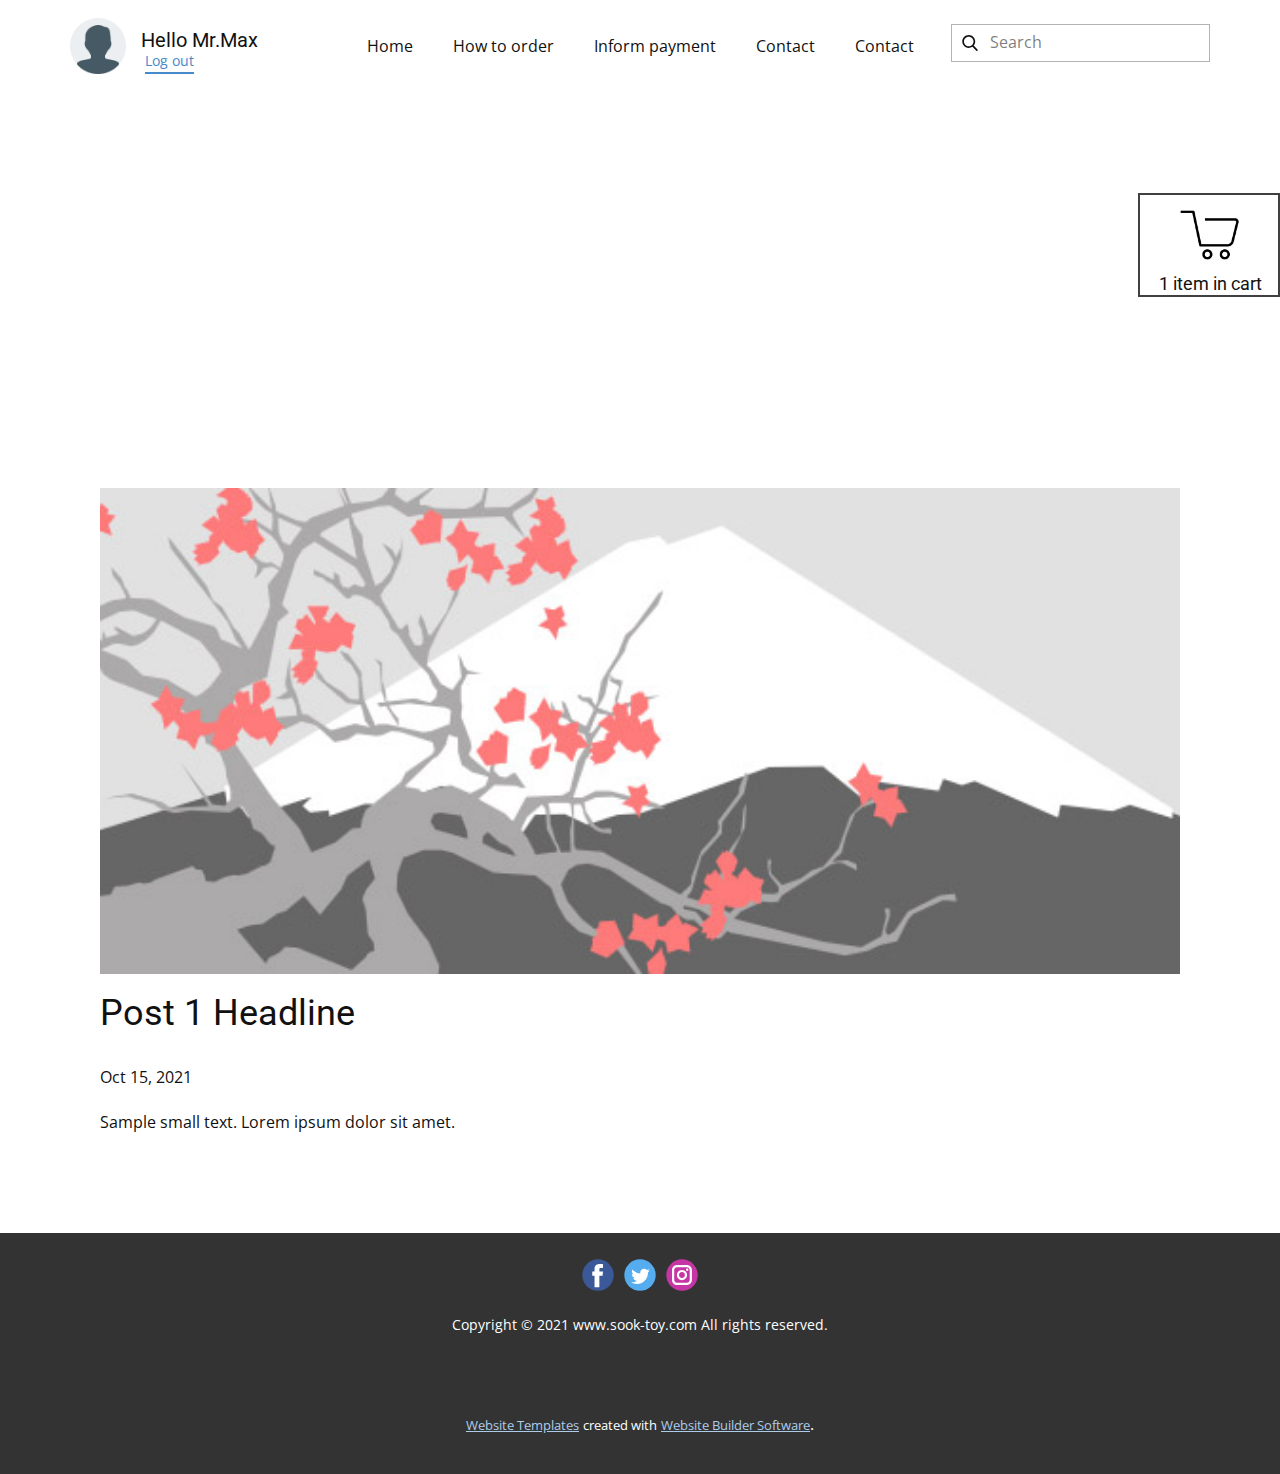
<file: blog/post.html>
<!doctype html>
<html style="font-size: 16px;"><head>
    <meta name="viewport" content="width=device-width, initial-scale=1.0">
    <meta charset="utf-8">
    <meta name="keywords" content="Post 1 Headline">
    <meta name="description" content="">
    <meta name="page_type" content="np-template-header-footer-from-plugin">
    <title>Post 1 Headline</title>
    <link rel="stylesheet" href="../nicepage.css" media="screen">
<link rel="stylesheet" href="../Post-Template.css" media="screen">
    <script class="u-script" type="text/javascript" src="../jquery.js" defer=""></script>
    <script class="u-script" type="text/javascript" src="../nicepage.js" defer=""></script>
    <meta name="generator" content="Nicepage 3.28.0, nicepage.com">
    <link id="u-theme-google-font" rel="stylesheet" href="https://fonts.googleapis.com/css?family=Roboto:100,100i,300,300i,400,400i,500,500i,700,700i,900,900i|Open+Sans:300,300i,400,400i,600,600i,700,700i,800,800i">
    
    
    <script type="application/ld+json">{
		"@context": "http://schema.org",
		"@type": "Organization",
		"name": "DES322",
		"logo": "images/user1.png",
		"sameAs": [
				"https://facebook.com/name",
				"https://twitter.com/name",
				"https://instagram.com/name"
		]
}</script>
    <meta name="theme-color" content="#478ac9">
    <meta name="twitter:site" content="@">
    <meta name="twitter:card" content="summary_large_image">
    <meta name="twitter:title" content="Post Template">
    <meta name="twitter:description" content="DES322">
  </head>
  <body class="u-body"><header class=" u-clearfix u-header u-section-row-container" id="sec-2fc6"><div class="u-section-rows" style="">
        <div class="u-align-left u-clearfix u-section-row u-white u-section-row-1" data-animation-name="" data-animation-duration="0" data-animation-delay="0" data-animation-direction="" id="sec-a9de">
          
          
          
          
          
          <style class="u-sticky-style" data-style-id="b555">.u-sticky-fixed.u-sticky-b555:before, .u-body.u-sticky-fixed .u-sticky-b555:before {
borders: top right bottom left !important
}</style>
          <div class="u-clearfix u-sheet u-valign-middle u-sheet-1">
            <nav class="u-menu u-menu-dropdown u-offcanvas u-menu-1">
              <div class="menu-collapse" style="font-size: 1rem; letter-spacing: 0px;">
                <a class="u-button-style u-custom-active-color u-custom-color u-custom-left-right-menu-spacing u-custom-padding-bottom u-custom-text-color u-custom-top-bottom-menu-spacing u-nav-link u-text-active-palette-1-base u-text-hover-palette-2-base" href="#">
                  <svg><use xmlns:xlink="http://www.w3.org/1999/xlink" xlink:href="#menu-hamburger"></use></svg>
                  <svg version="1.1" xmlns="http://www.w3.org/2000/svg" xmlns:xlink="http://www.w3.org/1999/xlink"><defs><symbol id="menu-hamburger" viewBox="0 0 16 16" style="width: 16px; height: 16px;"><rect y="1" width="16" height="2"></rect><rect y="7" width="16" height="2"></rect><rect y="13" width="16" height="2"></rect>
</symbol>
</defs></svg>
                </a>
              </div>
              <div class="u-custom-menu u-nav-container">
                <ul class="u-nav u-unstyled u-nav-1"><li class="u-nav-item"><a class="u-button-style u-nav-link u-text-active-palette-1-base u-text-body-color u-text-hover-palette-2-base" href="../Home.html" style="padding: 10px 20px;">Home</a>
</li><li class="u-nav-item"><a class="u-button-style u-nav-link u-text-active-palette-1-base u-text-body-color u-text-hover-palette-2-base" style="padding: 10px 20px;">How to order</a>
</li><li class="u-nav-item"><a class="u-button-style u-nav-link u-text-active-palette-1-base u-text-body-color u-text-hover-palette-2-base" style="padding: 10px 20px;">Inform payment</a>
</li><li class="u-nav-item"><a class="u-button-style u-nav-link u-text-active-palette-1-base u-text-body-color u-text-hover-palette-2-base" href="../Contact.html" style="padding: 10px 20px;">Contact</a>
</li><li class="u-nav-item"><a class="u-button-style u-nav-link u-text-active-palette-1-base u-text-body-color u-text-hover-palette-2-base" style="padding: 10px 20px;">Contact</a>
</li></ul>
              </div>
              <div class="u-custom-menu u-nav-container-collapse">
                <div class="u-black u-container-style u-inner-container-layout u-opacity u-opacity-95 u-sidenav">
                  <div class="u-inner-container-layout u-sidenav-overflow">
                    <div class="u-menu-close"></div>
                    <ul class="u-align-center u-nav u-popupmenu-items u-unstyled u-nav-2"><li class="u-nav-item"><a class="u-button-style u-nav-link" href="../Home.html" style="padding: 10px 20px;">Home</a>
</li><li class="u-nav-item"><a class="u-button-style u-nav-link" style="padding: 10px 20px;">How to order</a>
</li><li class="u-nav-item"><a class="u-button-style u-nav-link" style="padding: 10px 20px;">Inform payment</a>
</li><li class="u-nav-item"><a class="u-button-style u-nav-link" href="../Contact.html" style="padding: 10px 20px;">Contact</a>
</li><li class="u-nav-item"><a class="u-button-style u-nav-link" style="padding: 10px 20px;">Contact</a>
</li></ul>
                  </div>
                </div>
                <div class="u-black u-menu-overlay u-opacity u-opacity-70"></div>
              </div>
            </nav>
            <form action="#" method="get" class="u-border-1 u-border-grey-30 u-search u-search-left u-white u-search-1">
              <button class="u-search-button" type="submit">
                <span class="u-search-icon u-spacing-10">
                  <svg class="u-svg-link" preserveAspectRatio="xMidYMin slice" viewBox="0 0 56.966 56.966"><use xmlns:xlink="http://www.w3.org/1999/xlink" xlink:href="#svg-dff7"></use></svg>
                  <svg xmlns="http://www.w3.org/2000/svg" xmlns:xlink="http://www.w3.org/1999/xlink" version="1.1" id="svg-dff7" x="0px" y="0px" viewBox="0 0 56.966 56.966" style="enable-background:new 0 0 56.966 56.966;" xml:space="preserve" class="u-svg-content"><path d="M55.146,51.887L41.588,37.786c3.486-4.144,5.396-9.358,5.396-14.786c0-12.682-10.318-23-23-23s-23,10.318-23,23  s10.318,23,23,23c4.761,0,9.298-1.436,13.177-4.162l13.661,14.208c0.571,0.593,1.339,0.92,2.162,0.92  c0.779,0,1.518-0.297,2.079-0.837C56.255,54.982,56.293,53.08,55.146,51.887z M23.984,6c9.374,0,17,7.626,17,17s-7.626,17-17,17  s-17-7.626-17-17S14.61,6,23.984,6z"></path></svg>
                </span>
              </button>
              <input class="u-search-input" type="search" name="search" value="" placeholder="Search">
            </form>
            <a href="https://nicepage.com/html-website-builder" class="u-image u-logo u-image-1" data-image-width="512" data-image-height="512">
              <img src="../images/user1.png" class="u-logo-image u-logo-image-1">
            </a>
            <h5 class="u-text u-text-default u-text-1">Hello Mr.Max</h5>
            <a href="https://nicepage.com/css-templates" class="u-active-none u-border-2 u-border-active-palette-2-dark-1 u-border-hover-palette-2-base u-border-palette-1-base u-btn u-button-style u-hover-none u-none u-text-hover-palette-2-base u-text-palette-1-base u-btn-1">Log out</a>
          </div>
        </div>
        <div class="u-section-row u-sticky u-sticky-2984 u-section-row-2" id="sec-efd5">
          
          
          
          
          
          <div class="u-border-2 u-border-grey-75 u-container-style u-group u-shape-rectangle u-white u-group-1" data-href="../Cart.html" data-page-id="288608629">
            <div class="u-container-layout">
              <img class="u-align-center u-image u-image-default u-preserve-proportions u-image-2" src="../images/shopping-cart.png" alt="" data-image-width="512" data-image-height="512">
              <h6 class="u-text u-text-2">&nbsp; &nbsp;1 item in cart</h6>
            </div>
          </div>
        </div>
      </div></header>
    <section class="u-align-center u-clearfix u-section-1" id="sec-5c39">
      <div class="u-clearfix u-sheet u-valign-middle-md u-valign-middle-sm u-valign-middle-xs u-sheet-1"><!--post_details--><!--post_details_options_json--><!--{"source":""}--><!--/post_details_options_json--><!--blog_post-->
        <div class="u-container-style u-expanded-width u-post-details u-post-details-1">
          <div class="u-container-layout u-valign-middle u-container-layout-1"><!--blog_post_image-->
            <img alt="" class="u-blog-control u-expanded-width u-image u-image-default u-image-1" src="[data-uri]"><!--/blog_post_image--><!--blog_post_header-->
            <h2 class="u-blog-control u-text u-text-1">Post 1 Headline</h2><!--/blog_post_header--><!--blog_post_metadata-->
            <div class="u-blog-control u-metadata u-metadata-1"><!--blog_post_metadata_date-->
              <span class="u-meta-date u-meta-icon">Oct 15, 2021</span><!--/blog_post_metadata_date--><!--blog_post_metadata_category-->
              <!--/blog_post_metadata_category--><!--blog_post_metadata_comments-->
              <!--/blog_post_metadata_comments-->
            </div><!--/blog_post_metadata--><!--blog_post_content-->
            <div class="u-align-justify u-blog-control u-post-content u-text u-text-2 fr-view">
  Sample small text. Lorem ipsum dolor sit amet.
  </div><!--/blog_post_content-->
          </div>
        </div><!--/blog_post--><!--/post_details-->
      </div>
    </section>
    
    
    <footer class="u-align-center u-clearfix u-footer u-grey-80 u-footer" id="sec-4aa4"><div class="u-clearfix u-sheet u-sheet-1">
        <div class="u-social-icons u-spacing-10 u-social-icons-1">
          <a class="u-social-url" title="facebook" target="_blank" href="https://facebook.com/name"><span class="u-icon u-social-facebook u-social-icon u-icon-1"><svg class="u-svg-link" preserveAspectRatio="xMidYMin slice" viewBox="0 0 112 112" style=""><use xmlns:xlink="http://www.w3.org/1999/xlink" xlink:href="#svg-ac34"></use></svg><svg class="u-svg-content" viewBox="0 0 112 112" x="0" y="0" id="svg-ac34"><circle fill="currentColor" cx="56.1" cy="56.1" r="55"></circle><path fill="#FFFFFF" d="M73.5,31.6h-9.1c-1.4,0-3.6,0.8-3.6,3.9v8.5h12.6L72,58.3H60.8v40.8H43.9V58.3h-8V43.9h8v-9.2
c0-6.7,3.1-17,17-17h12.5v13.9H73.5z"></path></svg></span>
          </a>
          <a class="u-social-url" title="twitter" target="_blank" href="https://twitter.com/name"><span class="u-icon u-social-icon u-social-twitter u-icon-2"><svg class="u-svg-link" preserveAspectRatio="xMidYMin slice" viewBox="0 0 112 112" style=""><use xmlns:xlink="http://www.w3.org/1999/xlink" xlink:href="#svg-f9d4"></use></svg><svg class="u-svg-content" viewBox="0 0 112 112" x="0" y="0" id="svg-f9d4"><circle fill="currentColor" class="st0" cx="56.1" cy="56.1" r="55"></circle><path fill="#FFFFFF" d="M83.8,47.3c0,0.6,0,1.2,0,1.7c0,17.7-13.5,38.2-38.2,38.2C38,87.2,31,85,25,81.2c1,0.1,2.1,0.2,3.2,0.2
c6.3,0,12.1-2.1,16.7-5.7c-5.9-0.1-10.8-4-12.5-9.3c0.8,0.2,1.7,0.2,2.5,0.2c1.2,0,2.4-0.2,3.5-0.5c-6.1-1.2-10.8-6.7-10.8-13.1
c0-0.1,0-0.1,0-0.2c1.8,1,3.9,1.6,6.1,1.7c-3.6-2.4-6-6.5-6-11.2c0-2.5,0.7-4.8,1.8-6.7c6.6,8.1,16.5,13.5,27.6,14
c-0.2-1-0.3-2-0.3-3.1c0-7.4,6-13.4,13.4-13.4c3.9,0,7.3,1.6,9.8,4.2c3.1-0.6,5.9-1.7,8.5-3.3c-1,3.1-3.1,5.8-5.9,7.4
c2.7-0.3,5.3-1,7.7-2.1C88.7,43,86.4,45.4,83.8,47.3z"></path></svg></span>
          </a>
          <a class="u-social-url" title="instagram" target="_blank" href="https://instagram.com/name"><span class="u-icon u-social-icon u-social-instagram u-icon-3"><svg class="u-svg-link" preserveAspectRatio="xMidYMin slice" viewBox="0 0 112 112" style=""><use xmlns:xlink="http://www.w3.org/1999/xlink" xlink:href="#svg-a0a3"></use></svg><svg class="u-svg-content" viewBox="0 0 112 112" x="0" y="0" id="svg-a0a3"><circle fill="currentColor" cx="56.1" cy="56.1" r="55"></circle><path fill="#FFFFFF" d="M55.9,38.2c-9.9,0-17.9,8-17.9,17.9C38,66,46,74,55.9,74c9.9,0,17.9-8,17.9-17.9C73.8,46.2,65.8,38.2,55.9,38.2
z M55.9,66.4c-5.7,0-10.3-4.6-10.3-10.3c-0.1-5.7,4.6-10.3,10.3-10.3c5.7,0,10.3,4.6,10.3,10.3C66.2,61.8,61.6,66.4,55.9,66.4z"></path><path fill="#FFFFFF" d="M74.3,33.5c-2.3,0-4.2,1.9-4.2,4.2s1.9,4.2,4.2,4.2s4.2-1.9,4.2-4.2S76.6,33.5,74.3,33.5z"></path><path fill="#FFFFFF" d="M73.1,21.3H38.6c-9.7,0-17.5,7.9-17.5,17.5v34.5c0,9.7,7.9,17.6,17.5,17.6h34.5c9.7,0,17.5-7.9,17.5-17.5V38.8
C90.6,29.1,82.7,21.3,73.1,21.3z M83,73.3c0,5.5-4.5,9.9-9.9,9.9H38.6c-5.5,0-9.9-4.5-9.9-9.9V38.8c0-5.5,4.5-9.9,9.9-9.9h34.5
c5.5,0,9.9,4.5,9.9,9.9V73.3z"></path></svg></span>
          </a>
        </div>
        <p class="u-align-center u-small-text u-text u-text-variant u-text-1"> Copyright © 2021&nbsp;<a href="https://www.ame-shop.com/" class="u-active-none u-border-none u-btn u-button-link u-button-style u-hover-none u-none u-text-white u-btn-1">www.sook-toy.com</a>&nbsp;All rights reserved.<br>
          <br>
        </p>
      </div></footer>
    <section class="u-backlink u-clearfix u-grey-80">
      <a class="u-link" href="https://nicepage.com/website-templates" target="_blank">
        <span>Website Templates</span>
      </a>
      <p class="u-text">
        <span>created with</span>
      </p>
      <a class="u-link" href="" target="_blank">
        <span>Website Builder Software</span>
      </a>. 
    </section>
  
</body></html>
</file>
